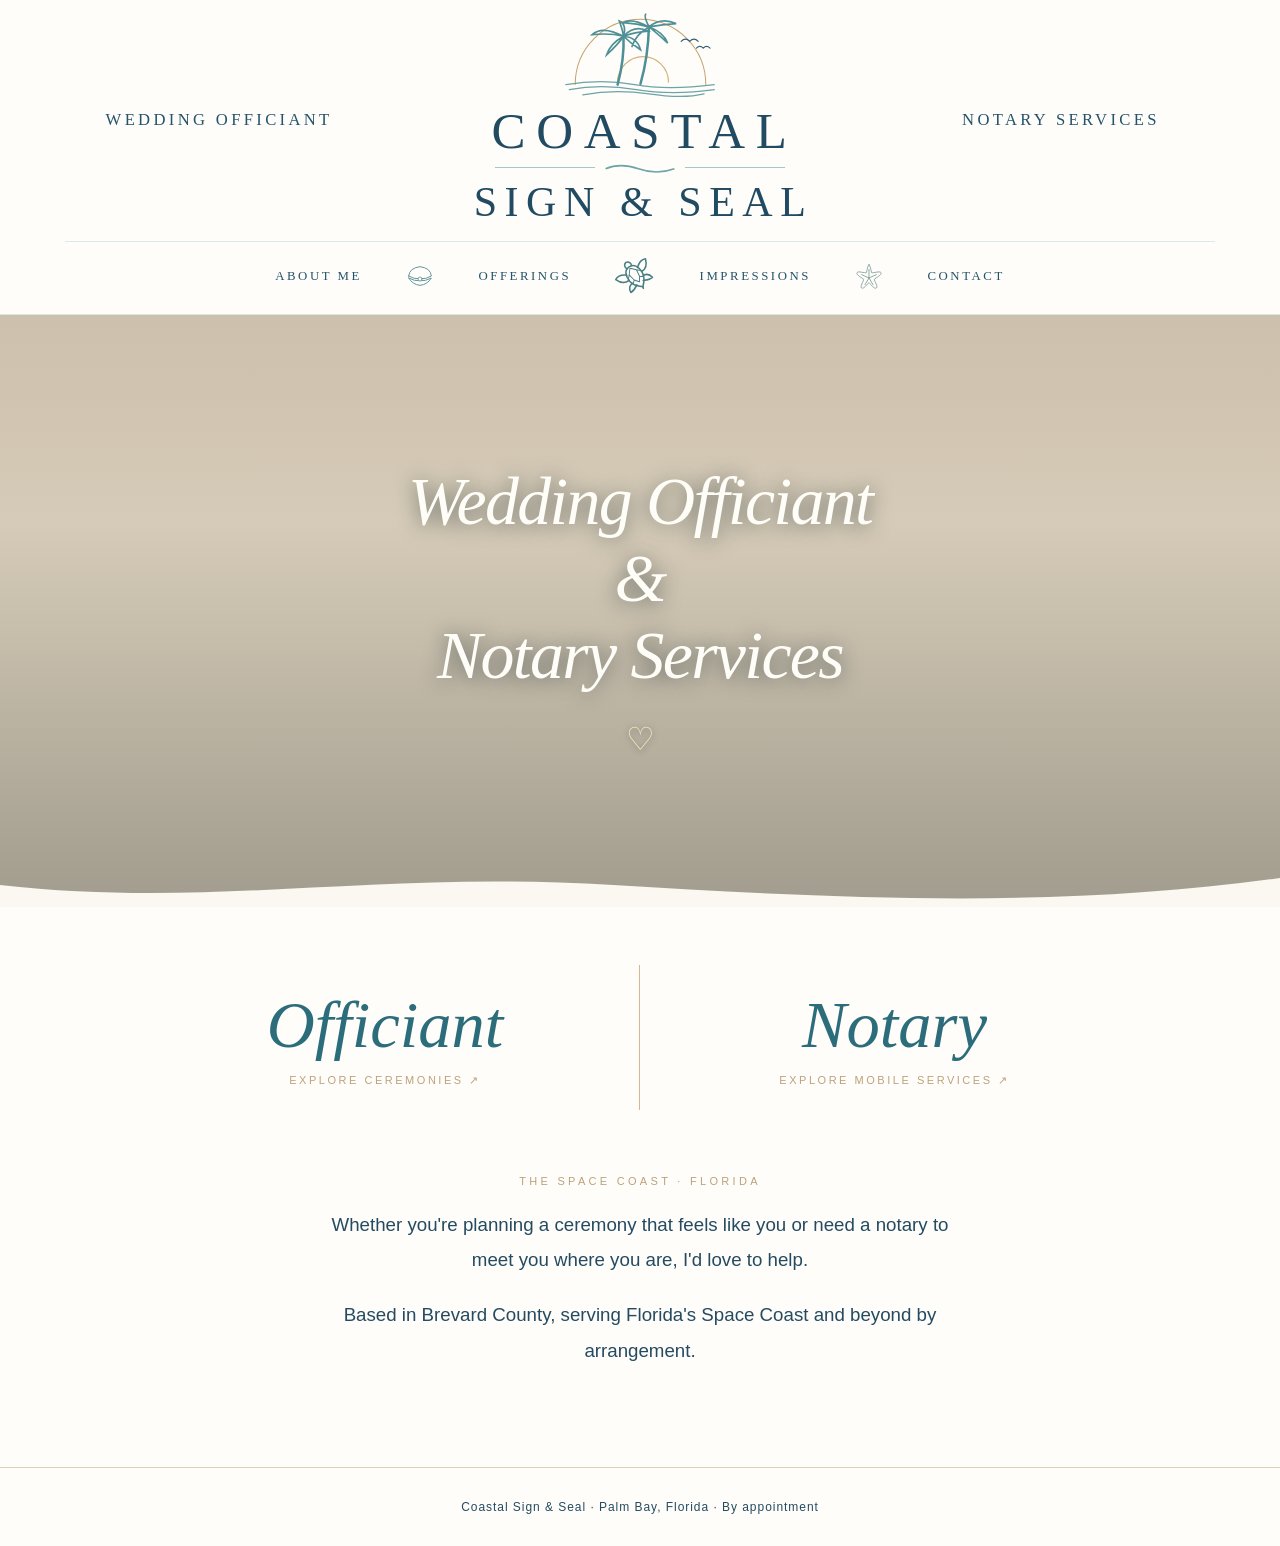
<file: index.html>
<!doctype html><html lang="en"><head><meta charset="utf-8"><meta name="viewport" content="width=device-width,initial-scale=1"><meta name="apple-mobile-web-app-title" content="Coastal Sign & Seal"><meta name="application-name" content="Coastal Sign & Seal"><link rel="apple-touch-icon" sizes="180x180" href="/apple-touch-icon.png"><meta name="description" content="Coastal Sign & Seal offers welcoming wedding ceremonies and mobile notary services in Brevard County, Florida."><title>Coastal Sign & Seal | Wedding Officiant & Mobile Notary</title><link rel="stylesheet" href="assets/site.css"></head><body><header class="site-header redesigned-header"><div class="header-top"><a class="service-side" href="weddings.html">Wedding Officiant</a><a class="brand" href="index.html" aria-label="Coastal Sign and Seal home"><svg class="logo-art" viewBox="0 0 230 100" role="img" aria-label="Palm trees, birds, sunrise and ocean waves"><g fill="none" stroke-linecap="round"><path d="M38 79A77 77 0 0 1 192 79" stroke="#c5a26d" stroke-width="1.2"/><path d="M88 76A30 30 0 0 1 148 76" stroke="#d3b07a" stroke-width="1.4"/><path d="M27 79Q69 72 108 79T202 79M31 85Q68 78 110 85T202 85M47 91Q85 84 125 90T190 90" stroke="#6ba5a8" stroke-width="1.5"/><path d="M88 79Q96 50 95 21M115 78Q124 47 125 10" stroke="#4f9097" stroke-width="3"/><path d="M95 22Q70 9 58 20Q80 18 95 22M95 22Q79 31 75 44Q90 30 95 22M95 22Q99 8 90 4Q94 15 95 22M95 22Q108 8 124 16Q108 17 95 22M95 22Q111 23 115 38Q103 30 95 22M125 11Q104 0 95 6Q111 7 125 11M125 11Q139 -1 157 7Q141 8 125 11M125 11Q142 17 147 30Q134 18 125 11M125 11Q119 -1 121 -4M125 11Q109 20 105 34" stroke="#4f9097" stroke-width="2"/><path d="M163 28q5 -5 10 0q5 -5 10 0M181 36q4 -4 8 0q4 -4 8 0" stroke="#315f75" stroke-width="1.4"/></g></svg><span class="brand-coastal">COASTAL</span><span class="brand-wave" aria-hidden="true"><i></i><svg viewBox="0 0 90 14"><path d="M2 8Q20 0 43 8T88 8" fill="none" stroke="#6ba5a8" stroke-width="2"/></svg><i></i></span><span class="brand-sign">SIGN &amp; SEAL</span></a><a class="service-side" href="notary.html">Notary Services</a></div><nav class="header-bottom" aria-label="Main navigation"><a href="about.html">About Me</a><svg class="nav-sea-icon" viewBox="0 0 48 42" aria-hidden="true"><g fill="none" stroke="#65979b" stroke-width="1.5" stroke-linecap="round" stroke-linejoin="round"><path d="M7 21 Q8 9 24 7 Q40 9 41 21 Q33 26 24 25 Q15 26 7 21Z"/><path d="M7 24 Q13 34 24 35 Q35 34 41 24 Q32 29 24 28 Q16 29 7 24Z"/><circle cx="24" cy="25.5" r="3" fill="#fffdf9" stroke="#65979b" stroke-width="1.2"/></g></svg><a href="offerings.html">Offerings</a><svg class="nav-sea-icon nav-sea-turtle" viewBox="-4 1 80 72" aria-hidden="true"><g transform="rotate(-35 36 36)" fill="none" stroke="#497f84" stroke-width="2.8" stroke-linecap="round" stroke-linejoin="round"><path d="M36 17 C46 17 51 26 50 39 C49 49 42 56 36 61 C30 56 23 49 22 39 C21 26 26 17 36 17Z"/><path d="M31 18 C29 14 30 8 36 7 C42 8 43 14 41 18"/><path d="M24 27 C16 20 9 19 3 22 C7 33 14 38 22 37"/><path d="M48 27 C56 20 63 19 69 22 C65 33 58 38 50 37"/><path d="M24 45 C17 45 13 50 12 57 C19 58 25 54 29 52"/><path d="M48 45 C55 45 59 50 60 57 C53 58 47 54 43 52"/><path d="M36 61 L35 64"/><path d="M36 20 L28 29 L30 42 L36 50 L42 42 L44 29Z M28 29 L22 35 M44 29 L50 35 M30 42 L25 46 M42 42 L47 46" stroke-width="1.7"/></g></svg><a href="impressions.html">Impressions</a><svg class="nav-sea-icon" viewBox="0 0 48 42" aria-hidden="true"><g fill="none" stroke="#7b9b9d" stroke-width="1.25" stroke-linecap="round" stroke-linejoin="round"><path d="M24 4C26 4 27 14 28 16C31 17 40 13 42 16C44 19 34 24 32 26C32 29 38 37 35 39C32 41 26 33 24 31C21 33 16 41 13 39C10 37 16 29 16 26C14 24 4 19 6 16C8 13 17 17 20 16C21 14 22 4 24 4Z"/><path d="M24 11L24 24M13 19L24 24M35 19L24 24M18 34L24 24M30 34L24 24"/></g></svg><a href="contact.html">Contact</a></nav></header><main><section class="hero" aria-label="Florida beach"><h1>Wedding Officiant<br>&amp;<br>Notary Services</h1><div class="flourish" aria-hidden="true">♡</div></section><div class="wave-divider" aria-hidden="true"><svg viewBox="0 0 1440 42" preserveAspectRatio="none"><path fill="#fbf8f1" d="M0 20C240 44 420 5 690 20S1200 43 1440 13V42H0Z"/></svg></div><section class="choices" aria-label="Explore our services"><a class="choice" href="weddings.html"><span>Officiant</span><small>Explore ceremonies ↗</small></a><a class="choice" href="notary.html"><span>Notary</span><small>Explore mobile services ↗</small></a></section><section class="intro"><div class="eyebrow">The Space Coast · Florida</div><p>Whether you're planning a ceremony that feels like you or need a notary to meet you where you are, I'd love to help.</p><p>Based in Brevard County, serving Florida's Space Coast and beyond by arrangement.</p></section></main><footer>Coastal Sign &amp; Seal · Palm Bay, Florida · By appointment</footer></body></html>
</file>
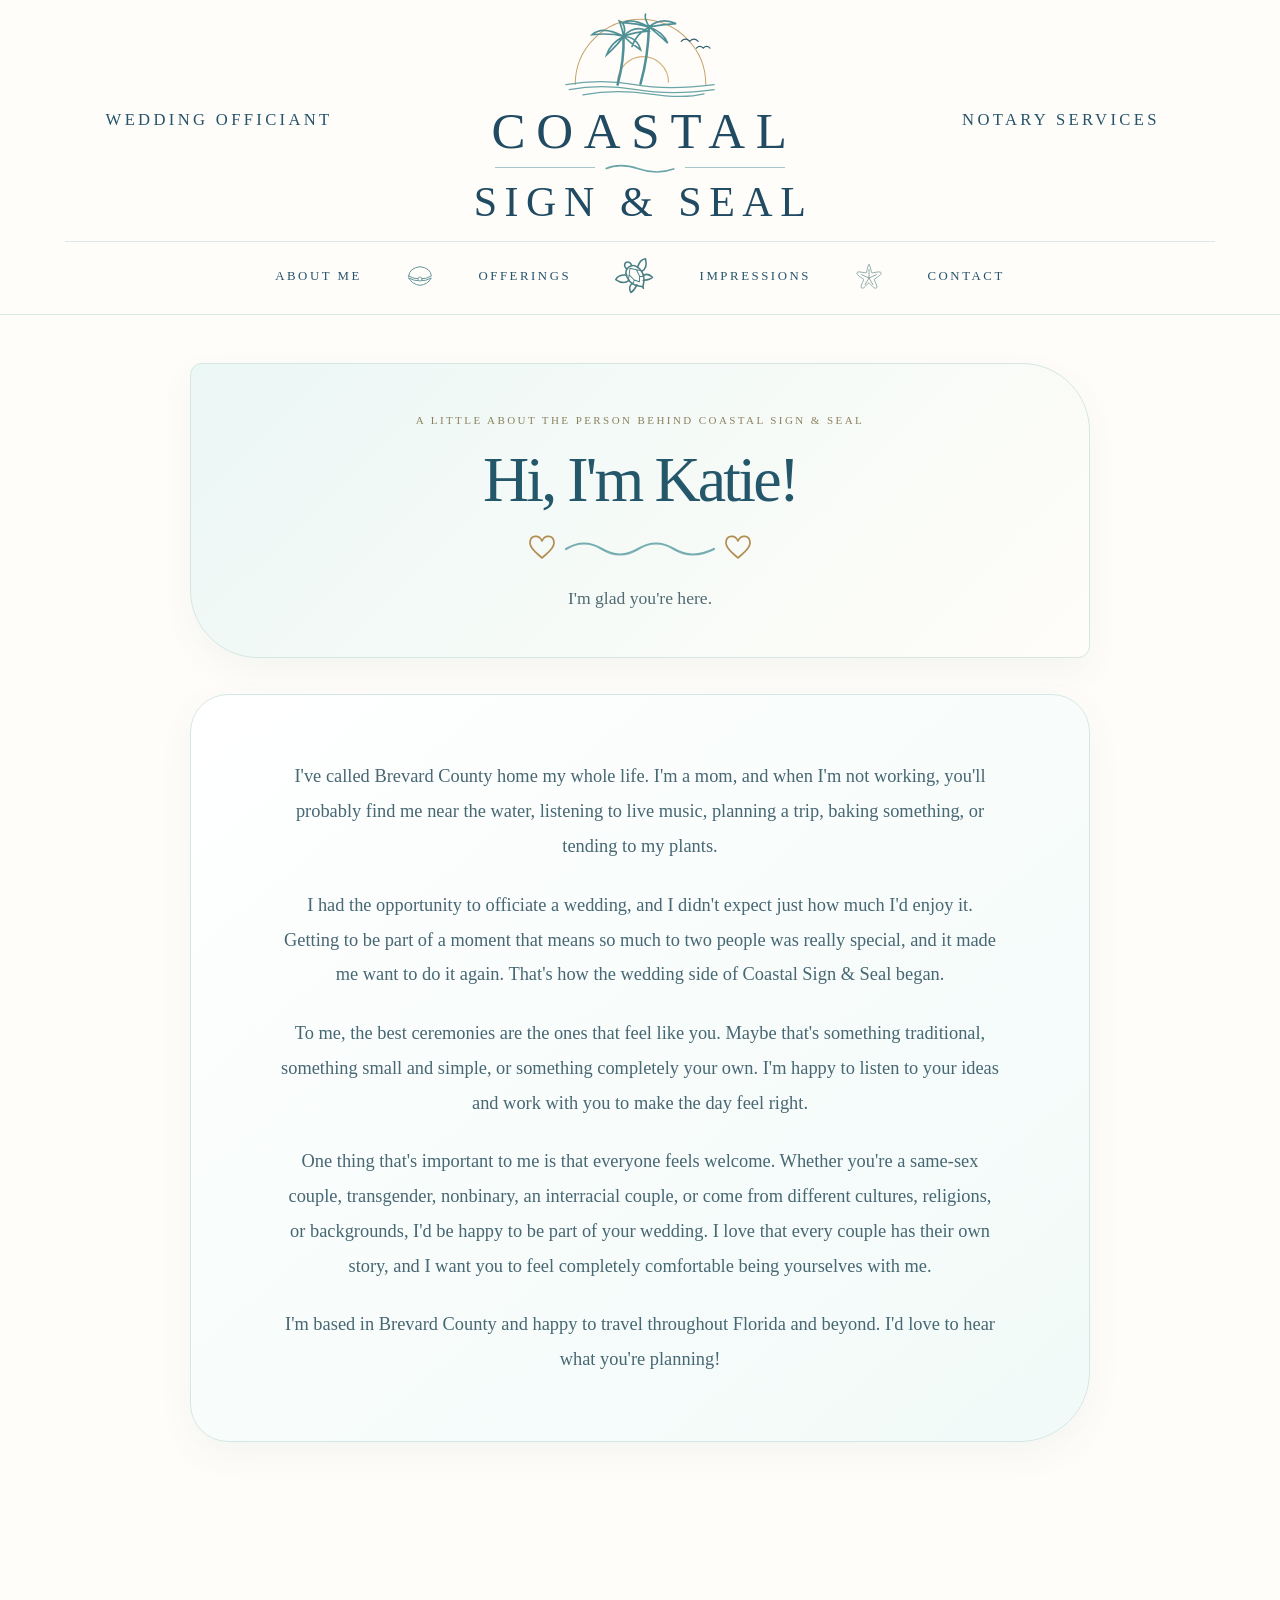
<file: about.html>
<!doctype html><html lang="en"><head><meta charset="utf-8"><meta name="viewport" content="width=device-width,initial-scale=1"><meta name="apple-mobile-web-app-title" content="Coastal Sign & Seal"><meta name="application-name" content="Coastal Sign & Seal"><link rel="apple-touch-icon" sizes="180x180" href="/apple-touch-icon.png"><title>About Me | Coastal Sign & Seal</title><link rel="stylesheet" href="assets/site.css"></head><body><header class="site-header redesigned-header"><div class="header-top"><a class="service-side" href="weddings.html">Wedding Officiant</a><a class="brand" href="index.html" aria-label="Coastal Sign and Seal home"><svg class="logo-art" viewBox="0 0 230 100" role="img" aria-label="Palm trees, birds, sunrise and ocean waves"><g fill="none" stroke-linecap="round"><path d="M38 79A77 77 0 0 1 192 79" stroke="#c5a26d" stroke-width="1.2"/><path d="M88 76A30 30 0 0 1 148 76" stroke="#d3b07a" stroke-width="1.4"/><path d="M27 79Q69 72 108 79T202 79M31 85Q68 78 110 85T202 85M47 91Q85 84 125 90T190 90" stroke="#6ba5a8" stroke-width="1.5"/><path d="M88 79Q96 50 95 21M115 78Q124 47 125 10" stroke="#4f9097" stroke-width="3"/><path d="M95 22Q70 9 58 20Q80 18 95 22M95 22Q79 31 75 44Q90 30 95 22M95 22Q99 8 90 4Q94 15 95 22M95 22Q108 8 124 16Q108 17 95 22M95 22Q111 23 115 38Q103 30 95 22M125 11Q104 0 95 6Q111 7 125 11M125 11Q139 -1 157 7Q141 8 125 11M125 11Q142 17 147 30Q134 18 125 11M125 11Q119 -1 121 -4M125 11Q109 20 105 34" stroke="#4f9097" stroke-width="2"/><path d="M163 28q5 -5 10 0q5 -5 10 0M181 36q4 -4 8 0q4 -4 8 0" stroke="#315f75" stroke-width="1.4"/></g></svg><span class="brand-coastal">COASTAL</span><span class="brand-wave" aria-hidden="true"><i></i><svg viewBox="0 0 90 14"><path d="M2 8Q20 0 43 8T88 8" fill="none" stroke="#6ba5a8" stroke-width="2"/></svg><i></i></span><span class="brand-sign">SIGN &amp; SEAL</span></a><a class="service-side" href="notary.html">Notary Services</a></div><nav class="header-bottom" aria-label="Main navigation"><a href="about.html">About Me</a><svg class="nav-sea-icon" viewBox="0 0 48 42" aria-hidden="true"><g fill="none" stroke="#65979b" stroke-width="1.5" stroke-linecap="round" stroke-linejoin="round"><path d="M7 21 Q8 9 24 7 Q40 9 41 21 Q33 26 24 25 Q15 26 7 21Z"/><path d="M7 24 Q13 34 24 35 Q35 34 41 24 Q32 29 24 28 Q16 29 7 24Z"/><circle cx="24" cy="25.5" r="3" fill="#fffdf9" stroke="#65979b" stroke-width="1.2"/></g></svg><a href="offerings.html">Offerings</a><svg class="nav-sea-icon nav-sea-turtle" viewBox="-4 1 80 72" aria-hidden="true"><g transform="rotate(-35 36 36)" fill="none" stroke="#497f84" stroke-width="2.8" stroke-linecap="round" stroke-linejoin="round"><path d="M36 17 C46 17 51 26 50 39 C49 49 42 56 36 61 C30 56 23 49 22 39 C21 26 26 17 36 17Z"/><path d="M31 18 C29 14 30 8 36 7 C42 8 43 14 41 18"/><path d="M24 27 C16 20 9 19 3 22 C7 33 14 38 22 37"/><path d="M48 27 C56 20 63 19 69 22 C65 33 58 38 50 37"/><path d="M24 45 C17 45 13 50 12 57 C19 58 25 54 29 52"/><path d="M48 45 C55 45 59 50 60 57 C53 58 47 54 43 52"/><path d="M36 61 L35 64"/><path d="M36 20 L28 29 L30 42 L36 50 L42 42 L44 29Z M28 29 L22 35 M44 29 L50 35 M30 42 L25 46 M42 42 L47 46" stroke-width="1.7"/></g></svg><a href="impressions.html">Impressions</a><svg class="nav-sea-icon" viewBox="0 0 48 42" aria-hidden="true"><g fill="none" stroke="#7b9b9d" stroke-width="1.25" stroke-linecap="round" stroke-linejoin="round"><path d="M24 4C26 4 27 14 28 16C31 17 40 13 42 16C44 19 34 24 32 26C32 29 38 37 35 39C32 41 26 33 24 31C21 33 16 41 13 39C10 37 16 29 16 26C14 24 4 19 6 16C8 13 17 17 20 16C21 14 22 4 24 4Z"/><path d="M24 11L24 24M13 19L24 24M35 19L24 24M18 34L24 24M30 34L24 24"/></g></svg><a href="contact.html">Contact</a></nav></header><main class="page about-page"><section class="service-lead about-lead"><div class="eyebrow">A little about the person behind Coastal Sign &amp; Seal</div><h1>Hi, I'm Katie!</h1><p>I'm glad you're here.</p></section><section class="about-bubble"><p>I've called Brevard County home my whole life. I'm a mom, and when I'm not working, you'll probably find me near the water, listening to live music, planning a trip, baking something, or tending to my plants.</p><p>I had the opportunity to officiate a wedding, and I didn't expect just how much I'd enjoy it. Getting to be part of a moment that means so much to two people was really special, and it made me want to do it again. That's how the wedding side of Coastal Sign &amp; Seal began.</p><p>To me, the best ceremonies are the ones that feel like you. Maybe that's something traditional, something small and simple, or something completely your own. I'm happy to listen to your ideas and work with you to make the day feel right.</p><p>One thing that's important to me is that everyone feels welcome. Whether you're a same-sex couple, transgender, nonbinary, an interracial couple, or come from different cultures, religions, or backgrounds, I'd be happy to be part of your wedding. I love that every couple has their own story, and I want you to feel completely comfortable being yourselves with me.</p><p>I'm based in Brevard County and happy to travel throughout Florida and beyond. I'd love to hear what you're planning!</p></section></main></body></html>
</file>
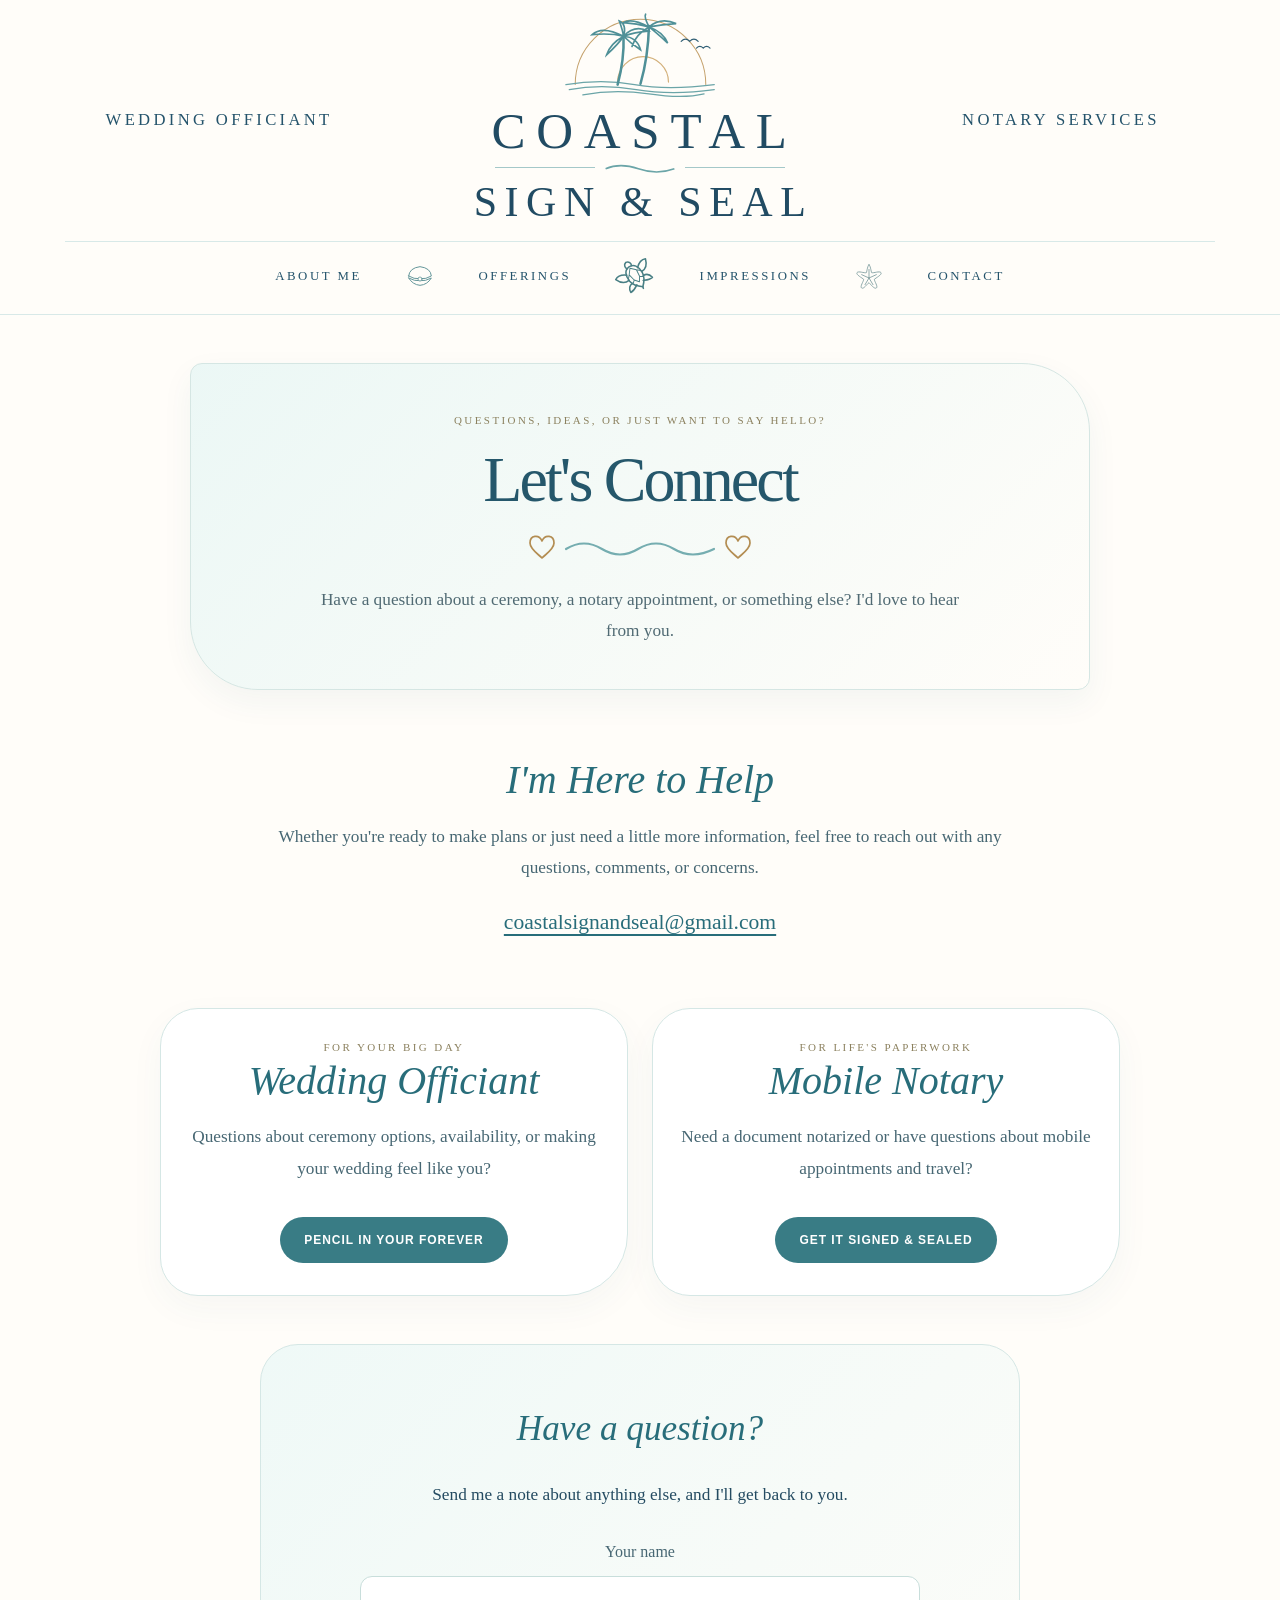
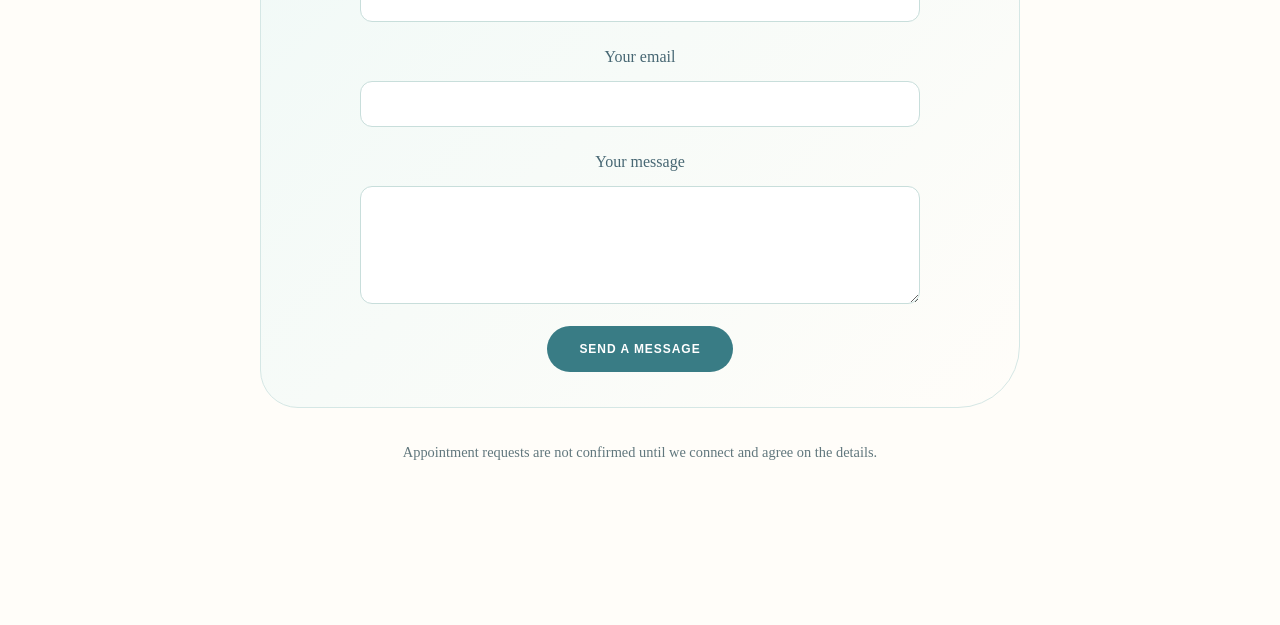
<file: contact.html>
<!doctype html><html lang="en"><head><meta charset="utf-8"><meta name="viewport" content="width=device-width,initial-scale=1"><meta name="apple-mobile-web-app-title" content="Coastal Sign & Seal"><meta name="application-name" content="Coastal Sign & Seal"><link rel="apple-touch-icon" sizes="180x180" href="/apple-touch-icon.png"><title>Contact | Coastal Sign & Seal</title><link rel="stylesheet" href="assets/site.css"></head><body><header class="site-header redesigned-header"><div class="header-top"><a class="service-side" href="weddings.html">Wedding Officiant</a><a class="brand" href="index.html" aria-label="Coastal Sign and Seal home"><svg class="logo-art" viewBox="0 0 230 100" role="img" aria-label="Palm trees, birds, sunrise and ocean waves"><g fill="none" stroke-linecap="round"><path d="M38 79A77 77 0 0 1 192 79" stroke="#c5a26d" stroke-width="1.2"/><path d="M88 76A30 30 0 0 1 148 76" stroke="#d3b07a" stroke-width="1.4"/><path d="M27 79Q69 72 108 79T202 79M31 85Q68 78 110 85T202 85M47 91Q85 84 125 90T190 90" stroke="#6ba5a8" stroke-width="1.5"/><path d="M88 79Q96 50 95 21M115 78Q124 47 125 10" stroke="#4f9097" stroke-width="3"/><path d="M95 22Q70 9 58 20Q80 18 95 22M95 22Q79 31 75 44Q90 30 95 22M95 22Q99 8 90 4Q94 15 95 22M95 22Q108 8 124 16Q108 17 95 22M95 22Q111 23 115 38Q103 30 95 22M125 11Q104 0 95 6Q111 7 125 11M125 11Q139 -1 157 7Q141 8 125 11M125 11Q142 17 147 30Q134 18 125 11M125 11Q119 -1 121 -4M125 11Q109 20 105 34" stroke="#4f9097" stroke-width="2"/><path d="M163 28q5 -5 10 0q5 -5 10 0M181 36q4 -4 8 0q4 -4 8 0" stroke="#315f75" stroke-width="1.4"/></g></svg><span class="brand-coastal">COASTAL</span><span class="brand-wave" aria-hidden="true"><i></i><svg viewBox="0 0 90 14"><path d="M2 8Q20 0 43 8T88 8" fill="none" stroke="#6ba5a8" stroke-width="2"/></svg><i></i></span><span class="brand-sign">SIGN &amp; SEAL</span></a><a class="service-side" href="notary.html">Notary Services</a></div><nav class="header-bottom" aria-label="Main navigation"><a href="about.html">About Me</a><svg class="nav-sea-icon" viewBox="0 0 48 42" aria-hidden="true"><g fill="none" stroke="#65979b" stroke-width="1.5" stroke-linecap="round" stroke-linejoin="round"><path d="M7 21 Q8 9 24 7 Q40 9 41 21 Q33 26 24 25 Q15 26 7 21Z"/><path d="M7 24 Q13 34 24 35 Q35 34 41 24 Q32 29 24 28 Q16 29 7 24Z"/><circle cx="24" cy="25.5" r="3" fill="#fffdf9" stroke="#65979b" stroke-width="1.2"/></g></svg><a href="offerings.html">Offerings</a><svg class="nav-sea-icon nav-sea-turtle" viewBox="-4 1 80 72" aria-hidden="true"><g transform="rotate(-35 36 36)" fill="none" stroke="#497f84" stroke-width="2.8" stroke-linecap="round" stroke-linejoin="round"><path d="M36 17 C46 17 51 26 50 39 C49 49 42 56 36 61 C30 56 23 49 22 39 C21 26 26 17 36 17Z"/><path d="M31 18 C29 14 30 8 36 7 C42 8 43 14 41 18"/><path d="M24 27 C16 20 9 19 3 22 C7 33 14 38 22 37"/><path d="M48 27 C56 20 63 19 69 22 C65 33 58 38 50 37"/><path d="M24 45 C17 45 13 50 12 57 C19 58 25 54 29 52"/><path d="M48 45 C55 45 59 50 60 57 C53 58 47 54 43 52"/><path d="M36 61 L35 64"/><path d="M36 20 L28 29 L30 42 L36 50 L42 42 L44 29Z M28 29 L22 35 M44 29 L50 35 M30 42 L25 46 M42 42 L47 46" stroke-width="1.7"/></g></svg><a href="impressions.html">Impressions</a><svg class="nav-sea-icon" viewBox="0 0 48 42" aria-hidden="true"><g fill="none" stroke="#7b9b9d" stroke-width="1.25" stroke-linecap="round" stroke-linejoin="round"><path d="M24 4C26 4 27 14 28 16C31 17 40 13 42 16C44 19 34 24 32 26C32 29 38 37 35 39C32 41 26 33 24 31C21 33 16 41 13 39C10 37 16 29 16 26C14 24 4 19 6 16C8 13 17 17 20 16C21 14 22 4 24 4Z"/><path d="M24 11L24 24M13 19L24 24M35 19L24 24M18 34L24 24M30 34L24 24"/></g></svg><a href="contact.html">Contact</a></nav></header><main class="page contact-page"><section class="service-lead contact-lead"><div class="eyebrow">Questions, ideas, or just want to say hello?</div><h1>Let's Connect</h1><p>Have a question about a ceremony, a notary appointment, or something else? I'd love to hear from you.</p></section><section class="contact-details" aria-label="Get in touch"><h2>I'm Here to Help</h2><p>Whether you're ready to make plans or just need a little more information, feel free to reach out with any questions, comments, or concerns.</p><a class="contact-email" href="mailto:coastalsignandseal@gmail.com">coastalsignandseal@gmail.com</a></section><section class="contact-choices" aria-label="Choose your service"><article class="contact-choice"><div class="eyebrow">For your big day</div><h2>Wedding Officiant</h2><p>Questions about ceremony options, availability, or making your wedding feel like you?</p><a class="button" href="wedding-request.html">Pencil In Your Forever</a></article><article class="contact-choice"><div class="eyebrow">For life's paperwork</div><h2>Mobile Notary</h2><p>Need a document notarized or have questions about mobile appointments and travel?</p><a class="button" href="notary-request.html">Get It Signed &amp; Sealed</a></article></section><section class="contact-general"><h2>Have a question?</h2><p>Send me a note about anything else, and I'll get back to you.</p><form action="https://api.web3forms.com/submit" method="POST"><input type="hidden" name="access_key" value="ad6e6630-17e0-43f6-a3be-3f89b26656c6"><input type="hidden" name="subject" value="Coastal Sign &amp; Seal - General inquiry"><label for="general-name">Your name</label><input id="general-name" name="name" required autocomplete="name"><label for="general-email">Your email</label><input id="general-email" name="email" type="email" required autocomplete="email"><label for="general-message">Your message</label><textarea id="general-message" name="message" rows="5" maxlength="1500" required></textarea><button type="submit" class="button">Send a Message</button></form></section><p class="contact-fineprint">Appointment requests are not confirmed until we connect and agree on the details. </p></main></body></html>
</file>
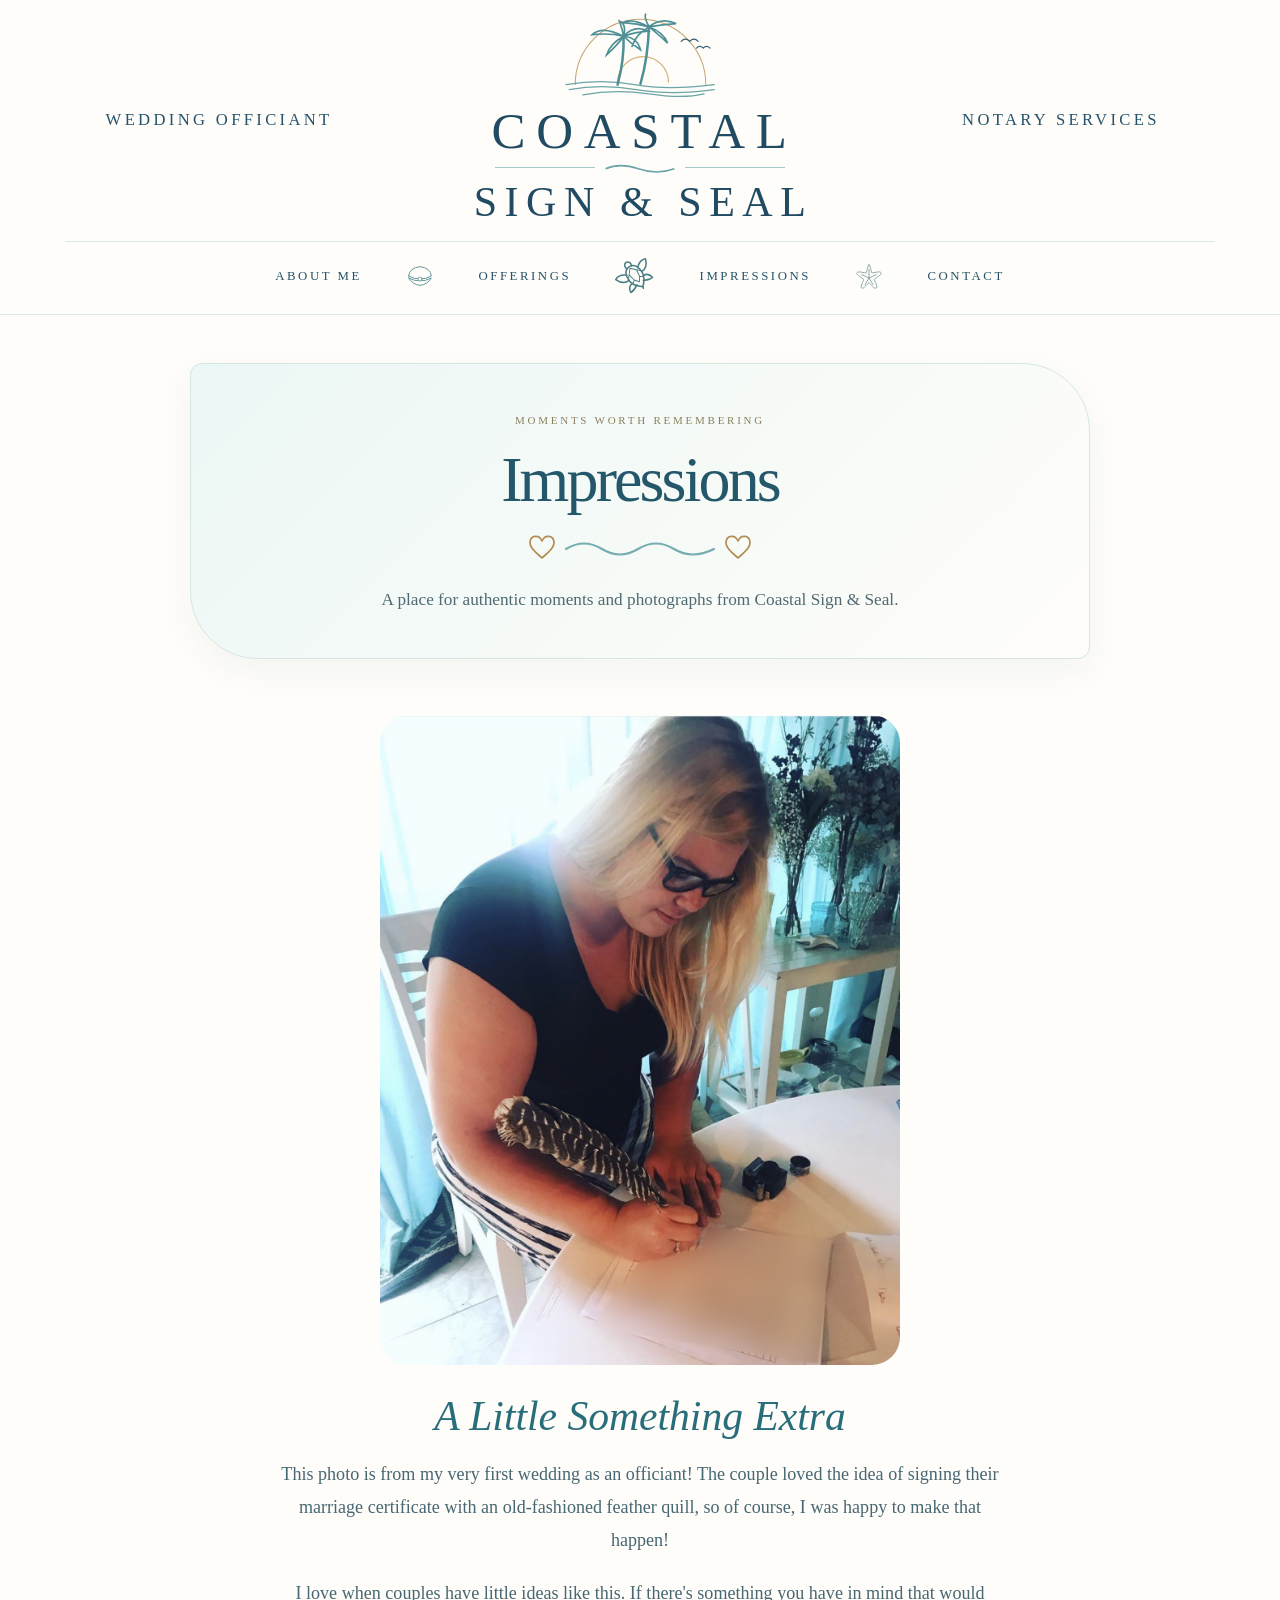
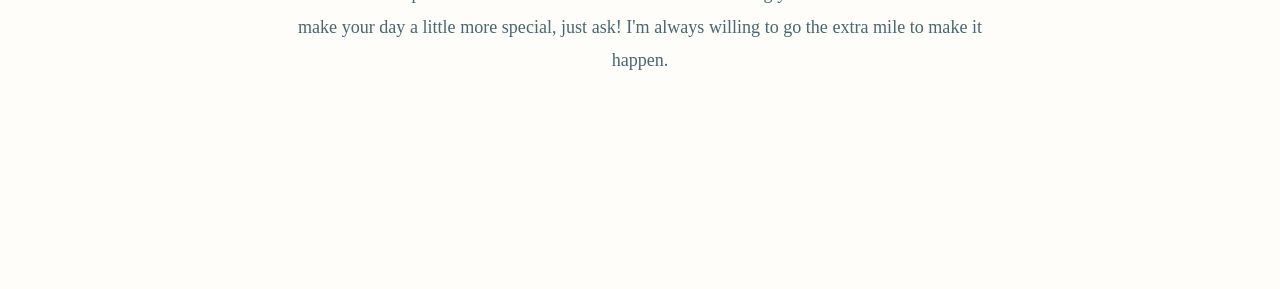
<file: impressions.html>
<!doctype html><html lang="en"><head><meta charset="utf-8"><meta name="viewport" content="width=device-width,initial-scale=1"><meta name="apple-mobile-web-app-title" content="Coastal Sign & Seal"><meta name="application-name" content="Coastal Sign & Seal"><link rel="apple-touch-icon" sizes="180x180" href="/apple-touch-icon.png"><title>Impressions | Coastal Sign & Seal</title><link rel="stylesheet" href="assets/site.css"></head><body><header class="site-header redesigned-header"><div class="header-top"><a class="service-side" href="weddings.html">Wedding Officiant</a><a class="brand" href="index.html" aria-label="Coastal Sign and Seal home"><svg class="logo-art" viewBox="0 0 230 100" role="img" aria-label="Palm trees, birds, sunrise and ocean waves"><g fill="none" stroke-linecap="round"><path d="M38 79A77 77 0 0 1 192 79" stroke="#c5a26d" stroke-width="1.2"/><path d="M88 76A30 30 0 0 1 148 76" stroke="#d3b07a" stroke-width="1.4"/><path d="M27 79Q69 72 108 79T202 79M31 85Q68 78 110 85T202 85M47 91Q85 84 125 90T190 90" stroke="#6ba5a8" stroke-width="1.5"/><path d="M88 79Q96 50 95 21M115 78Q124 47 125 10" stroke="#4f9097" stroke-width="3"/><path d="M95 22Q70 9 58 20Q80 18 95 22M95 22Q79 31 75 44Q90 30 95 22M95 22Q99 8 90 4Q94 15 95 22M95 22Q108 8 124 16Q108 17 95 22M95 22Q111 23 115 38Q103 30 95 22M125 11Q104 0 95 6Q111 7 125 11M125 11Q139 -1 157 7Q141 8 125 11M125 11Q142 17 147 30Q134 18 125 11M125 11Q119 -1 121 -4M125 11Q109 20 105 34" stroke="#4f9097" stroke-width="2"/><path d="M163 28q5 -5 10 0q5 -5 10 0M181 36q4 -4 8 0q4 -4 8 0" stroke="#315f75" stroke-width="1.4"/></g></svg><span class="brand-coastal">COASTAL</span><span class="brand-wave" aria-hidden="true"><i></i><svg viewBox="0 0 90 14"><path d="M2 8Q20 0 43 8T88 8" fill="none" stroke="#6ba5a8" stroke-width="2"/></svg><i></i></span><span class="brand-sign">SIGN &amp; SEAL</span></a><a class="service-side" href="notary.html">Notary Services</a></div><nav class="header-bottom" aria-label="Main navigation"><a href="about.html">About Me</a><svg class="nav-sea-icon" viewBox="0 0 48 42" aria-hidden="true"><g fill="none" stroke="#65979b" stroke-width="1.5" stroke-linecap="round" stroke-linejoin="round"><path d="M7 21 Q8 9 24 7 Q40 9 41 21 Q33 26 24 25 Q15 26 7 21Z"/><path d="M7 24 Q13 34 24 35 Q35 34 41 24 Q32 29 24 28 Q16 29 7 24Z"/><circle cx="24" cy="25.5" r="3" fill="#fffdf9" stroke="#65979b" stroke-width="1.2"/></g></svg><a href="offerings.html">Offerings</a><svg class="nav-sea-icon nav-sea-turtle" viewBox="-4 1 80 72" aria-hidden="true"><g transform="rotate(-35 36 36)" fill="none" stroke="#497f84" stroke-width="2.8" stroke-linecap="round" stroke-linejoin="round"><path d="M36 17 C46 17 51 26 50 39 C49 49 42 56 36 61 C30 56 23 49 22 39 C21 26 26 17 36 17Z"/><path d="M31 18 C29 14 30 8 36 7 C42 8 43 14 41 18"/><path d="M24 27 C16 20 9 19 3 22 C7 33 14 38 22 37"/><path d="M48 27 C56 20 63 19 69 22 C65 33 58 38 50 37"/><path d="M24 45 C17 45 13 50 12 57 C19 58 25 54 29 52"/><path d="M48 45 C55 45 59 50 60 57 C53 58 47 54 43 52"/><path d="M36 61 L35 64"/><path d="M36 20 L28 29 L30 42 L36 50 L42 42 L44 29Z M28 29 L22 35 M44 29 L50 35 M30 42 L25 46 M42 42 L47 46" stroke-width="1.7"/></g></svg><a href="impressions.html">Impressions</a><svg class="nav-sea-icon" viewBox="0 0 48 42" aria-hidden="true"><g fill="none" stroke="#7b9b9d" stroke-width="1.25" stroke-linecap="round" stroke-linejoin="round"><path d="M24 4C26 4 27 14 28 16C31 17 40 13 42 16C44 19 34 24 32 26C32 29 38 37 35 39C32 41 26 33 24 31C21 33 16 41 13 39C10 37 16 29 16 26C14 24 4 19 6 16C8 13 17 17 20 16C21 14 22 4 24 4Z"/><path d="M24 11L24 24M13 19L24 24M35 19L24 24M18 34L24 24M30 34L24 24"/></g></svg><a href="contact.html">Contact</a></nav></header><main class="page impressions-page"><section class="service-lead impressions-lead"><div class="eyebrow">Moments worth remembering</div><h1>Impressions</h1><p>A place for authentic moments and photographs from Coastal Sign &amp; Seal.</p></section><section class="impression-story" aria-label="A Little Something Extra"><div class="impression-photo-slot"><img src="impressions_certificate_blurred.jpg" alt="A special feather-quill signing moment from my first wedding as an officiant" loading="lazy"></div><div class="impression-copy"><h2>A Little Something Extra</h2><p>This photo is from my very first wedding as an officiant! The couple loved the idea of signing their marriage certificate with an old-fashioned feather quill, so of course, I was happy to make that happen!</p><p>I love when couples have little ideas like this. If there's something you have in mind that would make your day a little more special, just ask! I'm always willing to go the extra mile to make it happen.</p></div></section></main></body></html>
</file>
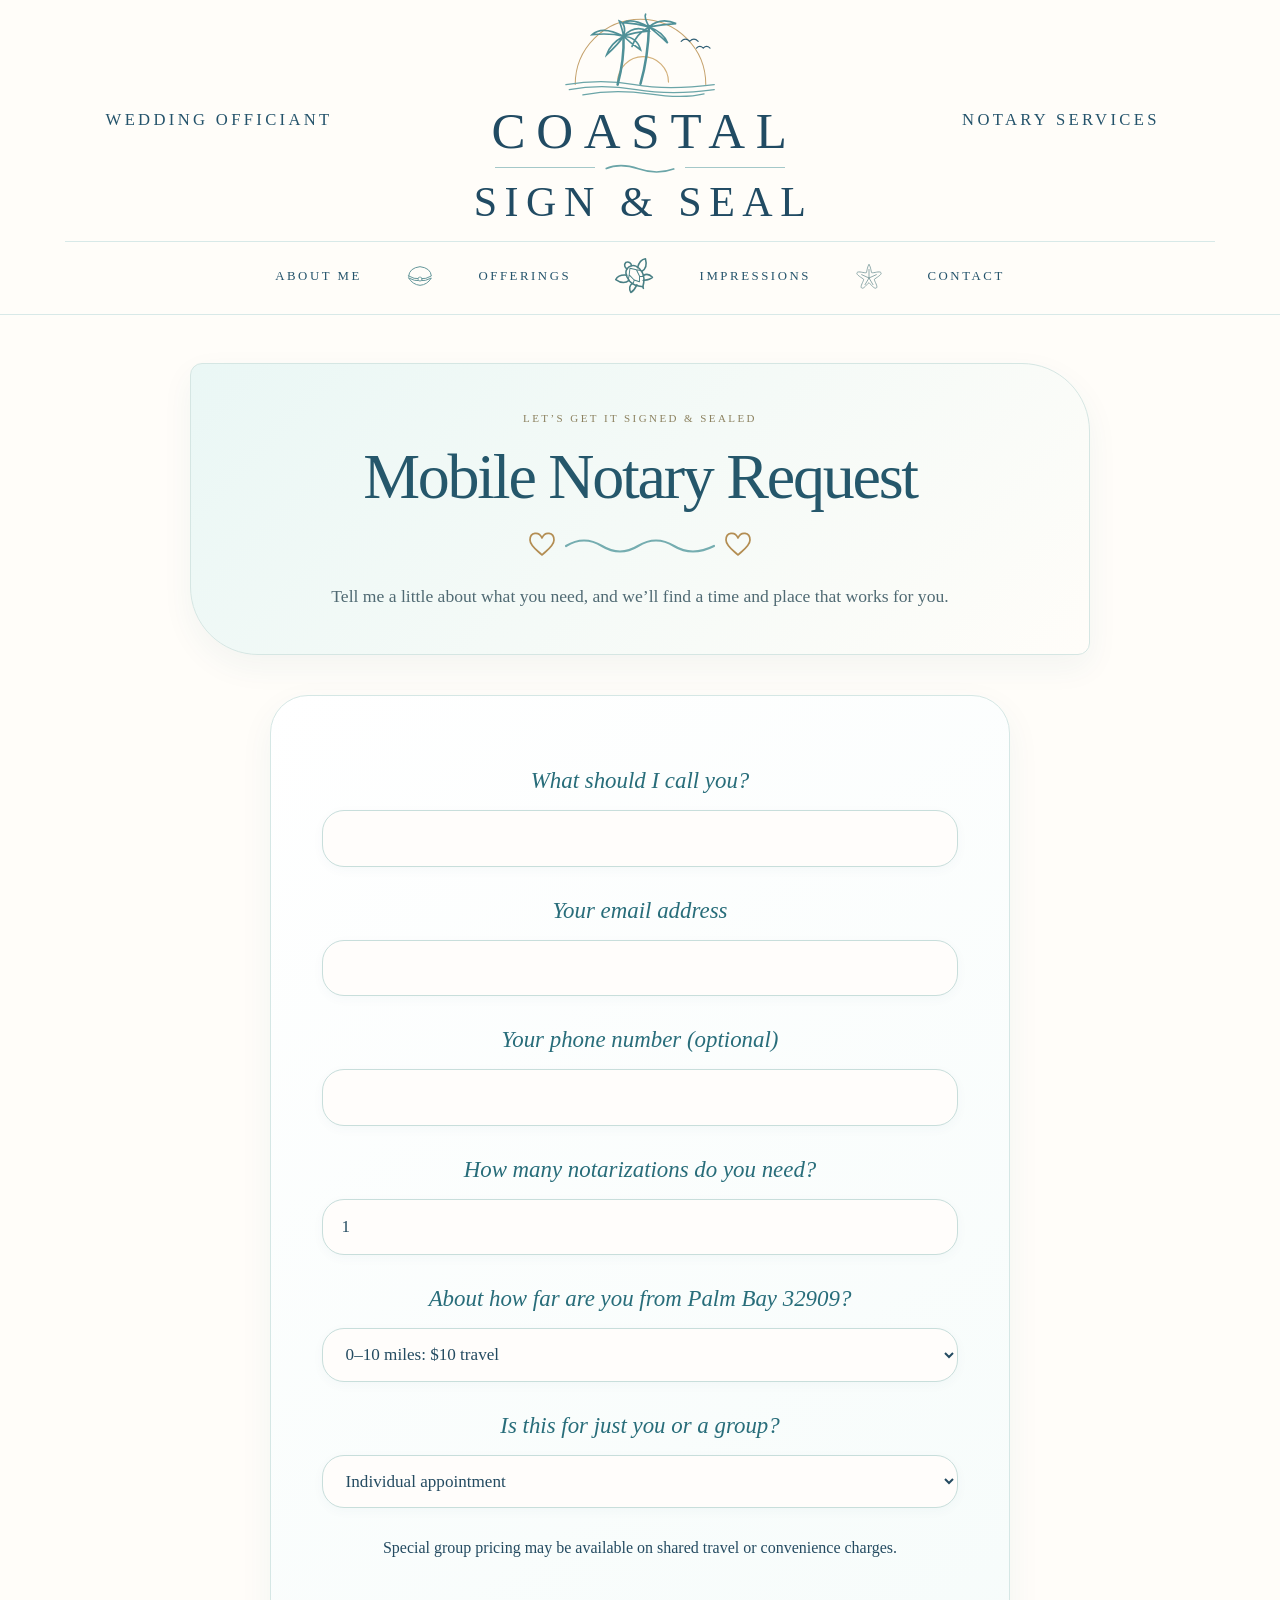
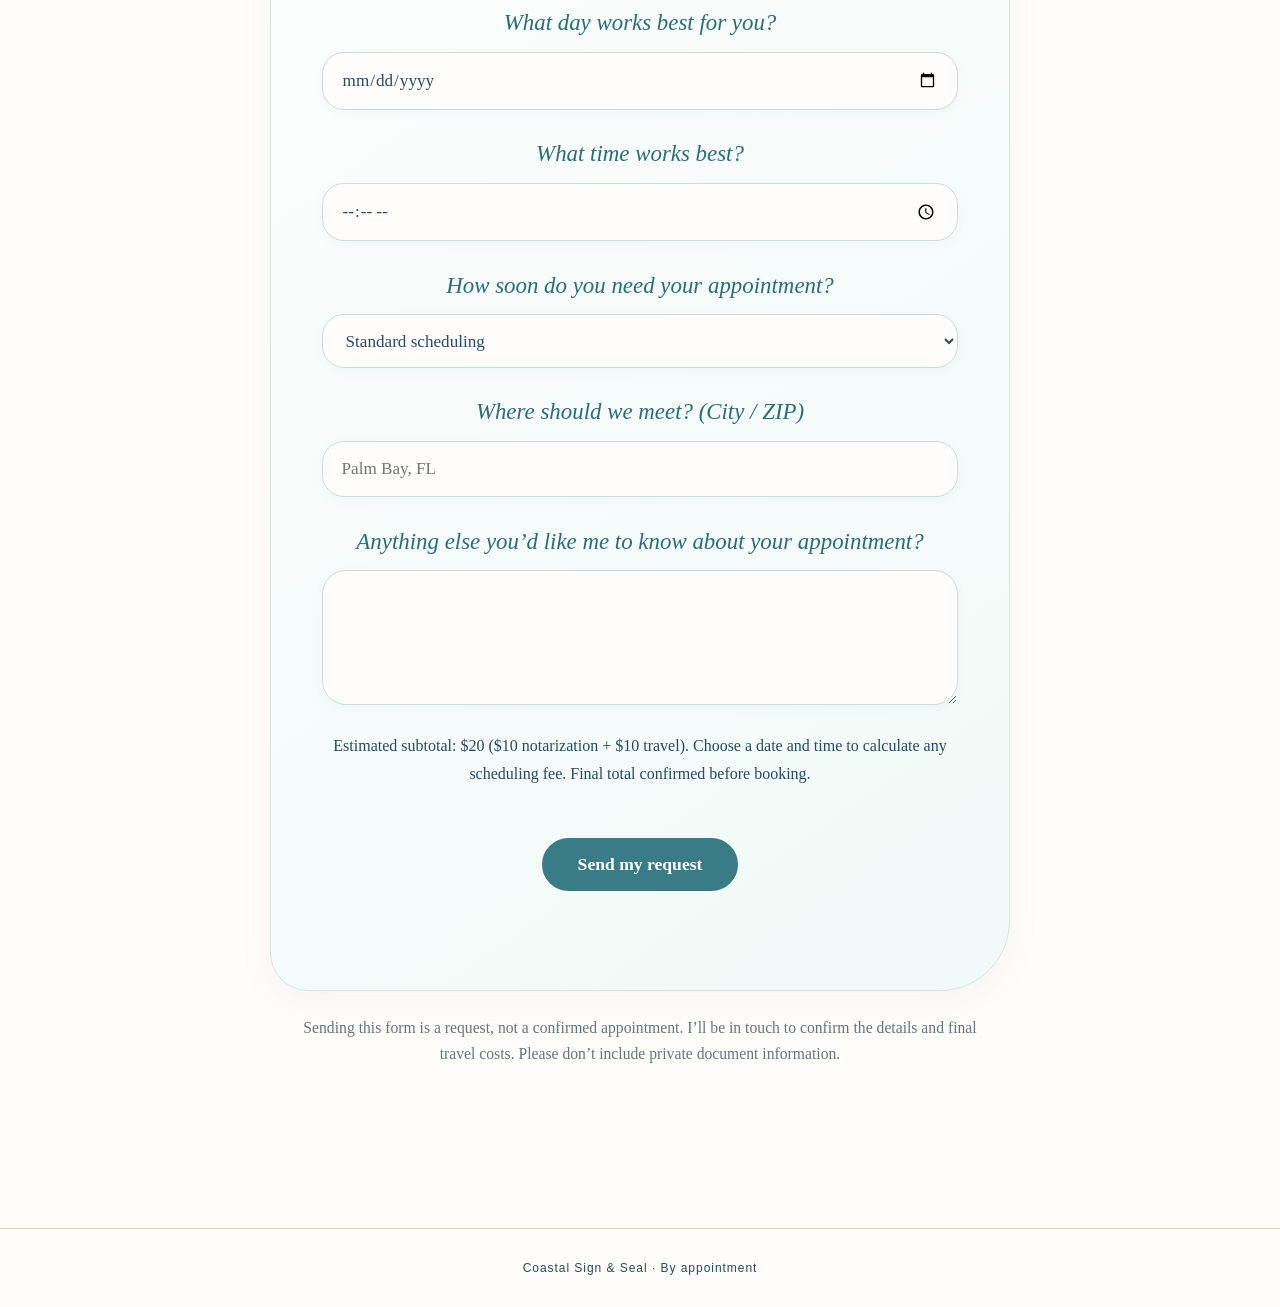
<file: notary-request.html>
<!doctype html><html lang="en"><head><meta charset="utf-8"><meta name="viewport" content="width=device-width,initial-scale=1"><meta name="apple-mobile-web-app-title" content="Coastal Sign & Seal"><meta name="application-name" content="Coastal Sign & Seal"><link rel="apple-touch-icon" sizes="180x180" href="/apple-touch-icon.png"><title>Plan an appointment | Coastal Sign & Seal</title><link rel="stylesheet" href="assets/site.css"></head><body><header class="site-header redesigned-header"><div class="header-top"><a class="service-side" href="weddings.html">Wedding Officiant</a><a class="brand" href="index.html" aria-label="Coastal Sign and Seal home"><svg class="logo-art" viewBox="0 0 230 100" role="img" aria-label="Palm trees, birds, sunrise and ocean waves"><g fill="none" stroke-linecap="round"><path d="M38 79A77 77 0 0 1 192 79" stroke="#c5a26d" stroke-width="1.2"/><path d="M88 76A30 30 0 0 1 148 76" stroke="#d3b07a" stroke-width="1.4"/><path d="M27 79Q69 72 108 79T202 79M31 85Q68 78 110 85T202 85M47 91Q85 84 125 90T190 90" stroke="#6ba5a8" stroke-width="1.5"/><path d="M88 79Q96 50 95 21M115 78Q124 47 125 10" stroke="#4f9097" stroke-width="3"/><path d="M95 22Q70 9 58 20Q80 18 95 22M95 22Q79 31 75 44Q90 30 95 22M95 22Q99 8 90 4Q94 15 95 22M95 22Q108 8 124 16Q108 17 95 22M95 22Q111 23 115 38Q103 30 95 22M125 11Q104 0 95 6Q111 7 125 11M125 11Q139 -1 157 7Q141 8 125 11M125 11Q142 17 147 30Q134 18 125 11M125 11Q119 -1 121 -4M125 11Q109 20 105 34" stroke="#4f9097" stroke-width="2"/><path d="M163 28q5 -5 10 0q5 -5 10 0M181 36q4 -4 8 0q4 -4 8 0" stroke="#315f75" stroke-width="1.4"/></g></svg><span class="brand-coastal">COASTAL</span><span class="brand-wave" aria-hidden="true"><i></i><svg viewBox="0 0 90 14"><path d="M2 8Q20 0 43 8T88 8" fill="none" stroke="#6ba5a8" stroke-width="2"/></svg><i></i></span><span class="brand-sign">SIGN &amp; SEAL</span></a><a class="service-side" href="notary.html">Notary Services</a></div><nav class="header-bottom" aria-label="Main navigation"><a href="about.html">About Me</a><svg class="nav-sea-icon" viewBox="0 0 48 42" aria-hidden="true"><g fill="none" stroke="#65979b" stroke-width="1.5" stroke-linecap="round" stroke-linejoin="round"><path d="M7 21 Q8 9 24 7 Q40 9 41 21 Q33 26 24 25 Q15 26 7 21Z"/><path d="M7 24 Q13 34 24 35 Q35 34 41 24 Q32 29 24 28 Q16 29 7 24Z"/><circle cx="24" cy="25.5" r="3" fill="#fffdf9" stroke="#65979b" stroke-width="1.2"/></g></svg><a href="offerings.html">Offerings</a><svg class="nav-sea-icon nav-sea-turtle" viewBox="-4 1 80 72" aria-hidden="true"><g transform="rotate(-35 36 36)" fill="none" stroke="#497f84" stroke-width="2.8" stroke-linecap="round" stroke-linejoin="round"><path d="M36 17 C46 17 51 26 50 39 C49 49 42 56 36 61 C30 56 23 49 22 39 C21 26 26 17 36 17Z"/><path d="M31 18 C29 14 30 8 36 7 C42 8 43 14 41 18"/><path d="M24 27 C16 20 9 19 3 22 C7 33 14 38 22 37"/><path d="M48 27 C56 20 63 19 69 22 C65 33 58 38 50 37"/><path d="M24 45 C17 45 13 50 12 57 C19 58 25 54 29 52"/><path d="M48 45 C55 45 59 50 60 57 C53 58 47 54 43 52"/><path d="M36 61 L35 64"/><path d="M36 20 L28 29 L30 42 L36 50 L42 42 L44 29Z M28 29 L22 35 M44 29 L50 35 M30 42 L25 46 M42 42 L47 46" stroke-width="1.7"/></g></svg><a href="impressions.html">Impressions</a><svg class="nav-sea-icon" viewBox="0 0 48 42" aria-hidden="true"><g fill="none" stroke="#7b9b9d" stroke-width="1.25" stroke-linecap="round" stroke-linejoin="round"><path d="M24 4C26 4 27 14 28 16C31 17 40 13 42 16C44 19 34 24 32 26C32 29 38 37 35 39C32 41 26 33 24 31C21 33 16 41 13 39C10 37 16 29 16 26C14 24 4 19 6 16C8 13 17 17 20 16C21 14 22 4 24 4Z"/><path d="M24 11L24 24M13 19L24 24M35 19L24 24M18 34L24 24M30 34L24 24"/></g></svg><a href="contact.html">Contact</a></nav></header><main class="page wedding-request-page notary-request-page"><section class="service-lead wedding-request-lead"><div class="eyebrow">Let’s get it signed &amp; sealed</div><h1>Mobile Notary Request</h1><p>Tell me a little about what you need, and we’ll find a time and place that works for you.</p></section><form id="request" action="https://api.web3forms.com/submit" method="POST"><input type="hidden" name="access_key" value="ad6e6630-17e0-43f6-a3be-3f89b26656c6"><input type="hidden" name="subject" value="Coastal Sign &amp; Seal - Notary request"><label for="client-name">What should I call you?</label><input id="client-name" name="name" autocomplete="name" required maxlength="120"><label for="client-email">Your email address</label><input id="client-email" name="email" type="email" autocomplete="email" required maxlength="180"><label for="client-phone">Your phone number (optional)</label><input id="client-phone" name="phone" type="tel" autocomplete="tel" maxlength="35"><label for="acts">How many notarizations do you need?</label><input id="acts" name="acts" type="number" min="1" max="30" value="1"><label for="miles">About how far are you from Palm Bay 32909?</label><select id="miles" name="miles"><option value="10">0–10 miles: $10 travel</option><option value="20">11–20 miles: $20 travel</option><option value="30">21–30 miles: $30 travel</option><option value="45">31–40 miles: $45 travel</option><option value="60">41–50 miles: $60 travel</option><option value="-1">Over 50 miles: custom quote</option></select><label for="group-size">Is this for just you or a group?</label><select id="group-size" name="group-size"><option>Individual appointment</option><option>Group of 5 or more at one location — ask about special pricing</option></select><p>Special group pricing may be available on shared travel or convenience charges.</p><label for="date">What day works best for you?</label><input id="date" name="date" type="date" required><label for="time">What time works best?</label><input id="time" name="time" type="time" required><label for="priority">How soon do you need your appointment?</label><select id="priority" name="priority"><option value="standard">Standard scheduling</option><option value="rush">Priority request — less than 4 hours from now (+$20 if applicable)</option></select><label for="location">Where should we meet? (City / ZIP)</label><input id="location" name="location" maxlength="120" required placeholder="Palm Bay, FL"><label for="notes">Anything else you’d like me to know about your appointment?</label><textarea id="notes" name="notes" rows="3" maxlength="700"></textarea><p id="estimate" aria-live="polite"></p><button type="submit">Send my request</button><p id="status" role="status"></p></form><p class="wedding-request-note">Sending this form is a request, not a confirmed appointment. I’ll be in touch to confirm the details and final travel costs. Please don’t include private document information.</p><dialog id="notary-confirmation" class="notary-confirmation" aria-labelledby="notary-confirmation-title"><h2 id="notary-confirmation-title">Your request has been sent!</h2><p>Thank you for reaching out! I’ll be in touch to confirm your appointment.</p><h3>A few things to remember before we meet</h3><ul><li><strong>Bring a valid, acceptable photo ID.</strong></li><li><strong>Bring your complete document.</strong> Do not sign anything that needs to be notarized until you are in front of the notary.</li><li>Everyone whose signature needs notarizing must be present with their own acceptable identification.</li><li>Your appointment is not confirmed until we’ve agreed on the time, location, and final cost.</li></ul><button type="button" id="notary-confirmation-close">Got it!</button></dialog></main><footer>Coastal Sign &amp; Seal · By appointment</footer><script>
(function(){
const form=document.getElementById('request');
const estimate=document.getElementById('estimate');
const acts=document.getElementById('acts'),miles=document.getElementById('miles'),date=document.getElementById('date'),time=document.getElementById('time'),priority=document.getElementById('priority');
function update(){
const count=Math.max(1,Math.min(30,Math.floor(Number(acts.value)||1)));
const travel=Number(miles.value);
const day=date.value?new Date(date.value+'T12:00:00').getDay():null;
const hh=time.value?Number(time.value.split(':')[0]):null;
const mins=time.value?Number(time.value.split(':')[1]):null;
const minuteOfDay=hh===null?null:hh*60+mins;
let schedule=0,reason='';
const complete=Boolean(date.value&&time.value);
if(complete){
 if(day===0){schedule=20;reason='Sunday appointment';}
 else {
  const regular=day===6?(minuteOfDay>=600&&minuteOfDay<=960):(minuteOfDay>=540&&minuteOfDay<=1140);
  if(!regular){schedule=15;reason='outside regular hours';}
 }
 if(priority.value==='rush'&&schedule<20){schedule=20;reason='priority appointment';}
}
const notarization=count*10;
const schedulingText=complete?'':' Choose a date and time to calculate any scheduling fee.';
if(travel<0){
estimate.textContent='Estimated notarization: $'+notarization+'. Travel requires a custom quote'+(complete?'; scheduling fee: $'+schedule:'')+'. '+schedulingText+' Final total confirmed before booking.';
}else{
const total=notarization+travel+schedule;
estimate.textContent='Estimated '+(complete?'total':'subtotal')+': $'+total+' ($'+notarization+' notarization + $'+travel+' travel'+(complete?' + $'+schedule+' scheduling'+(reason?', '+reason:''):'')+').'+schedulingText+' Final total confirmed before booking.';
}
}
[acts,miles,date,time,priority].forEach(el=>{el.addEventListener('input',update);el.addEventListener('change',update);});
const status=document.getElementById('status');
const dialog=document.getElementById('notary-confirmation');
const submit=form.querySelector('button[type="submit"]');
document.getElementById('notary-confirmation-close').addEventListener('click',()=>dialog.close());
form.addEventListener('submit',async function(event){
event.preventDefault();
if(!form.reportValidity())return;
let hidden=form.querySelector('input[name="estimate"]');
if(!hidden){hidden=document.createElement('input');hidden.type='hidden';hidden.name='estimate';form.appendChild(hidden);}
update();hidden.value=estimate.textContent;
submit.disabled=true;status.textContent='Sending your request…';
try{
 const response=await fetch(form.action,{method:'POST',body:new FormData(form),headers:{'Accept':'application/json'}});
 const data=await response.json();
 if(!response.ok||data.success!==true)throw new Error('Submission was not confirmed');
 status.textContent='Your request was sent successfully.';
 form.reset();update();
 if(typeof dialog.showModal==='function')dialog.showModal();
 else{dialog.setAttribute('open','');dialog.scrollIntoView({behavior:'smooth',block:'center'});}
}catch(error){
 status.textContent='Your request could not be confirmed. Please try again or email coastalsignandseal@gmail.com.';
}finally{submit.disabled=false;}
});
update();
})();
</script></body></html>
</file>
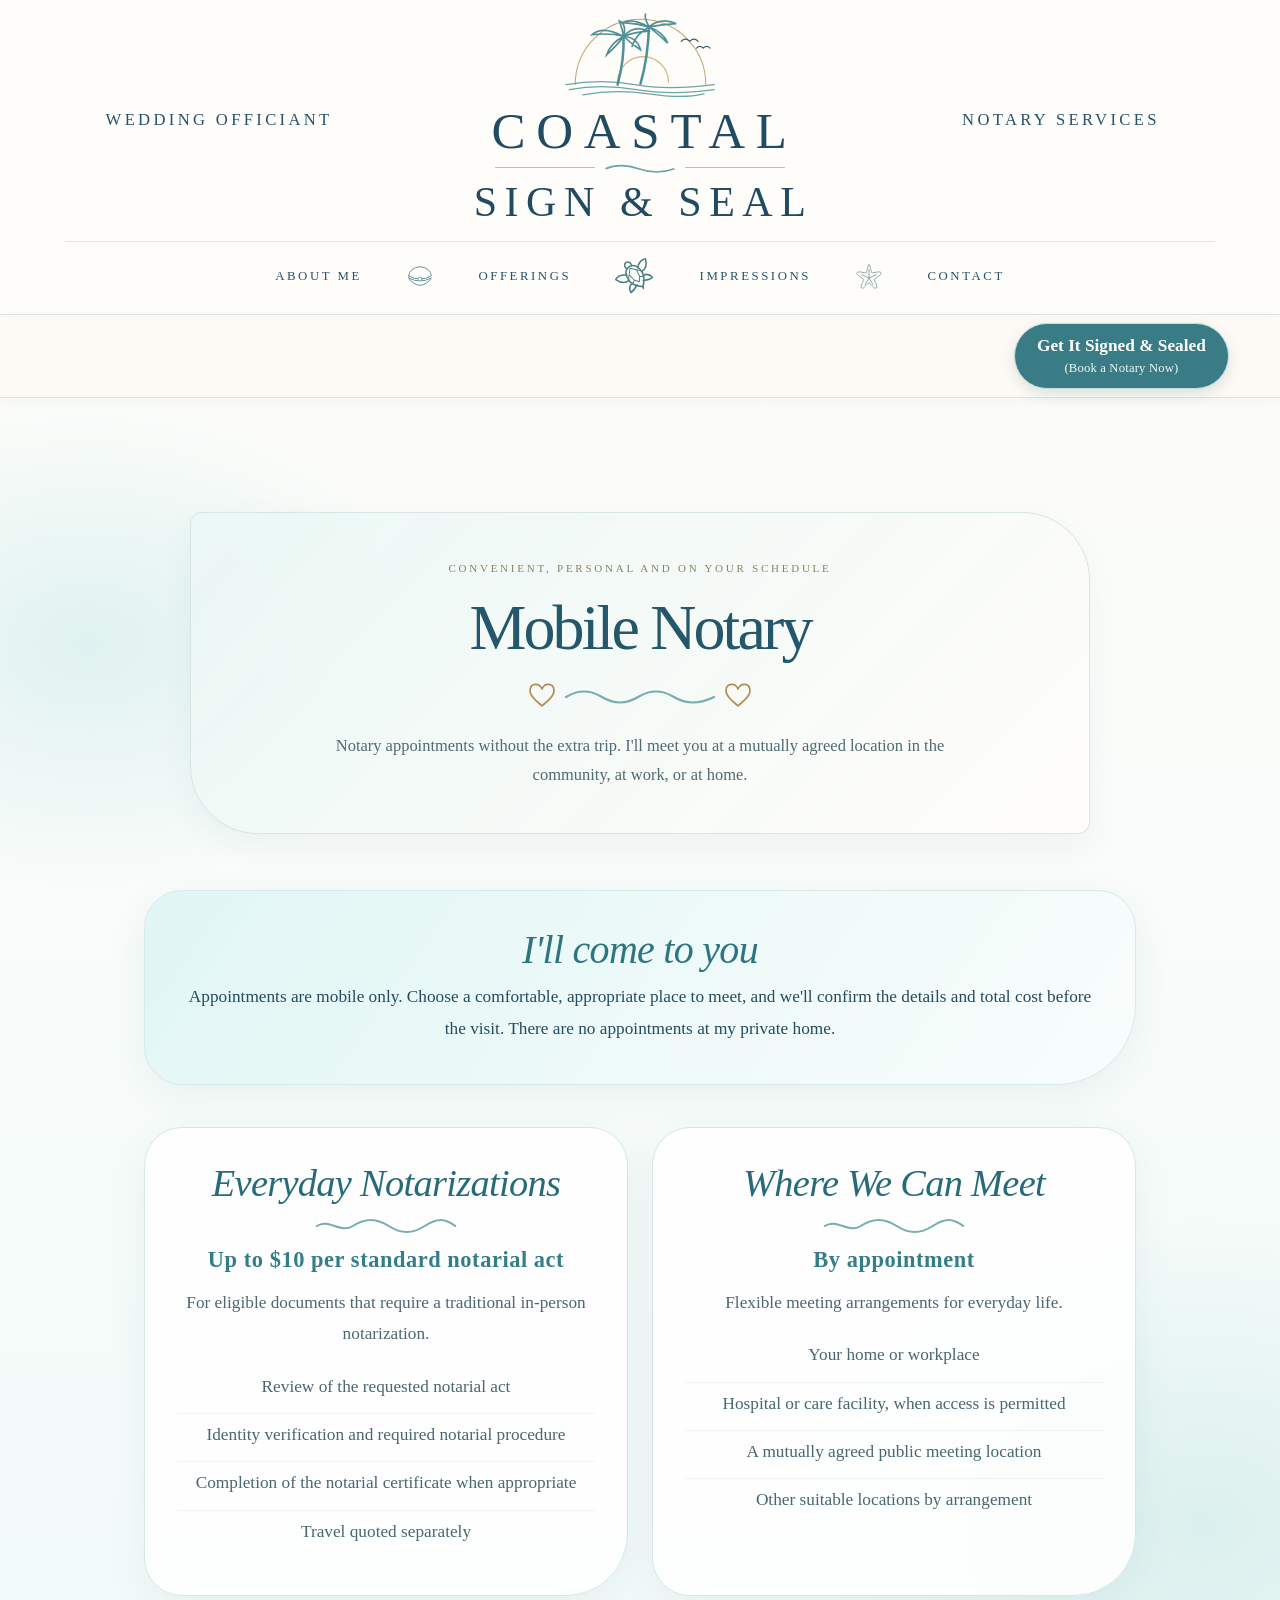
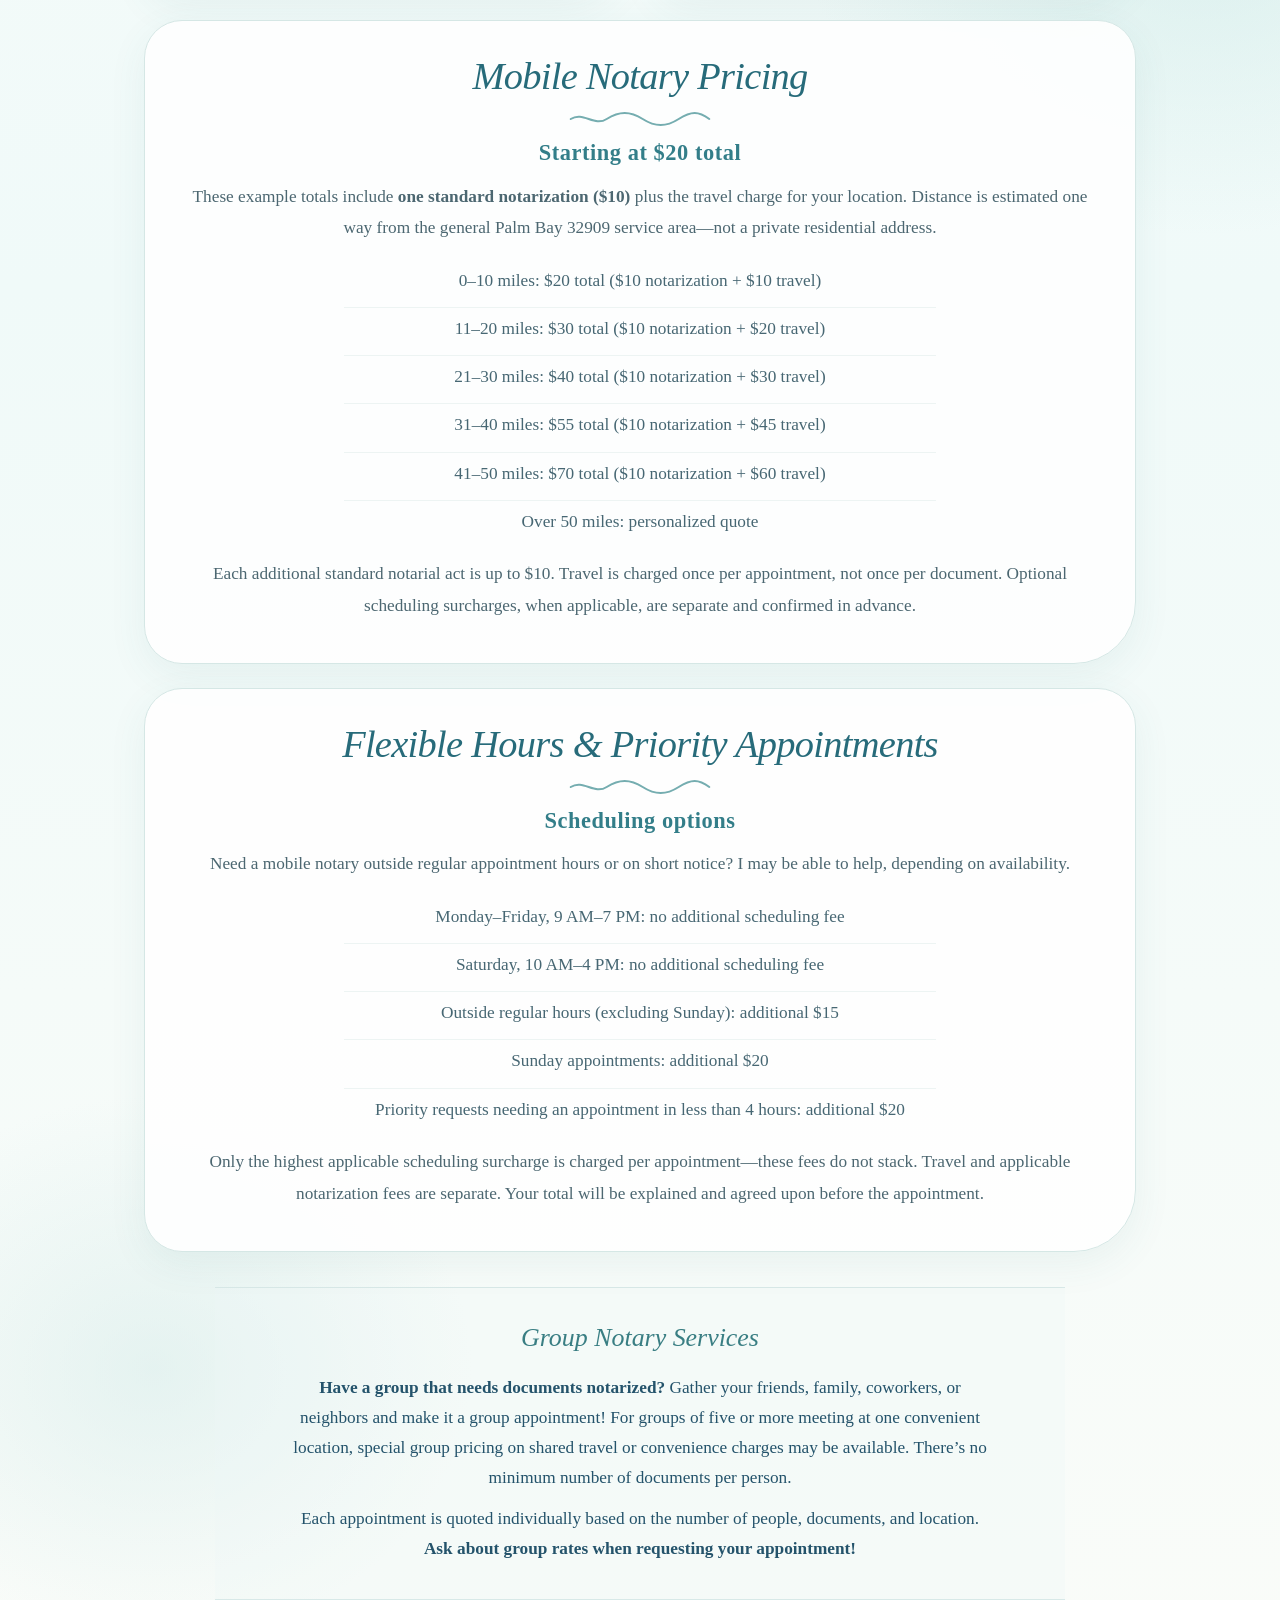
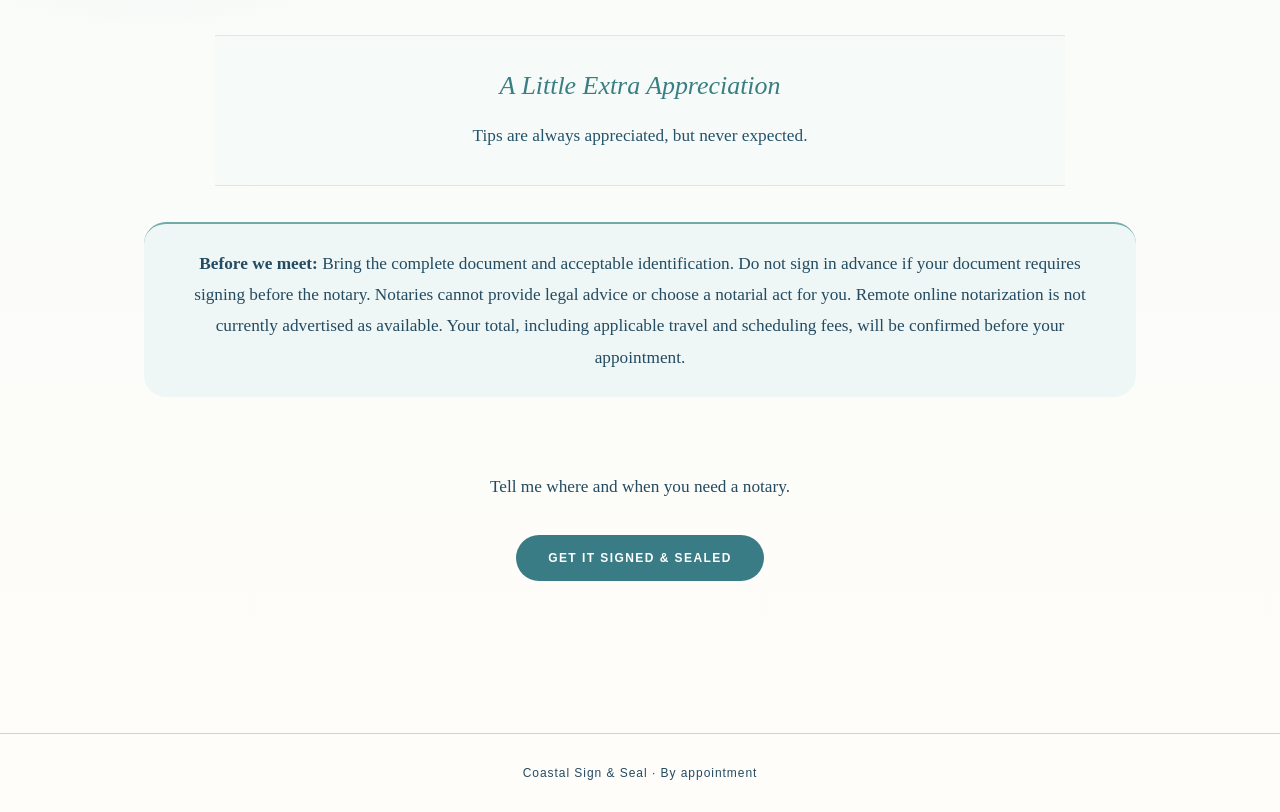
<file: notary.html>
<!doctype html><html lang="en"><head><meta charset="utf-8"><meta name="viewport" content="width=device-width,initial-scale=1"><meta name="apple-mobile-web-app-title" content="Coastal Sign & Seal"><meta name="application-name" content="Coastal Sign & Seal"><link rel="apple-touch-icon" sizes="180x180" href="/apple-touch-icon.png"><title>Mobile Notary | Coastal Sign & Seal</title><link rel="stylesheet" href="assets/site.css"></head><body><header class="site-header redesigned-header"><div class="header-top"><a class="service-side" href="weddings.html">Wedding Officiant</a><a class="brand" href="index.html" aria-label="Coastal Sign and Seal home"><svg class="logo-art" viewBox="0 0 230 100" role="img" aria-label="Palm trees, birds, sunrise and ocean waves"><g fill="none" stroke-linecap="round"><path d="M38 79A77 77 0 0 1 192 79" stroke="#c5a26d" stroke-width="1.2"/><path d="M88 76A30 30 0 0 1 148 76" stroke="#d3b07a" stroke-width="1.4"/><path d="M27 79Q69 72 108 79T202 79M31 85Q68 78 110 85T202 85M47 91Q85 84 125 90T190 90" stroke="#6ba5a8" stroke-width="1.5"/><path d="M88 79Q96 50 95 21M115 78Q124 47 125 10" stroke="#4f9097" stroke-width="3"/><path d="M95 22Q70 9 58 20Q80 18 95 22M95 22Q79 31 75 44Q90 30 95 22M95 22Q99 8 90 4Q94 15 95 22M95 22Q108 8 124 16Q108 17 95 22M95 22Q111 23 115 38Q103 30 95 22M125 11Q104 0 95 6Q111 7 125 11M125 11Q139 -1 157 7Q141 8 125 11M125 11Q142 17 147 30Q134 18 125 11M125 11Q119 -1 121 -4M125 11Q109 20 105 34" stroke="#4f9097" stroke-width="2"/><path d="M163 28q5 -5 10 0q5 -5 10 0M181 36q4 -4 8 0q4 -4 8 0" stroke="#315f75" stroke-width="1.4"/></g></svg><span class="brand-coastal">COASTAL</span><span class="brand-wave" aria-hidden="true"><i></i><svg viewBox="0 0 90 14"><path d="M2 8Q20 0 43 8T88 8" fill="none" stroke="#6ba5a8" stroke-width="2"/></svg><i></i></span><span class="brand-sign">SIGN &amp; SEAL</span></a><a class="service-side" href="notary.html">Notary Services</a></div><nav class="header-bottom" aria-label="Main navigation"><a href="about.html">About Me</a><svg class="nav-sea-icon" viewBox="0 0 48 42" aria-hidden="true"><g fill="none" stroke="#65979b" stroke-width="1.5" stroke-linecap="round" stroke-linejoin="round"><path d="M7 21 Q8 9 24 7 Q40 9 41 21 Q33 26 24 25 Q15 26 7 21Z"/><path d="M7 24 Q13 34 24 35 Q35 34 41 24 Q32 29 24 28 Q16 29 7 24Z"/><circle cx="24" cy="25.5" r="3" fill="#fffdf9" stroke="#65979b" stroke-width="1.2"/></g></svg><a href="offerings.html">Offerings</a><svg class="nav-sea-icon nav-sea-turtle" viewBox="-4 1 80 72" aria-hidden="true"><g transform="rotate(-35 36 36)" fill="none" stroke="#497f84" stroke-width="2.8" stroke-linecap="round" stroke-linejoin="round"><path d="M36 17 C46 17 51 26 50 39 C49 49 42 56 36 61 C30 56 23 49 22 39 C21 26 26 17 36 17Z"/><path d="M31 18 C29 14 30 8 36 7 C42 8 43 14 41 18"/><path d="M24 27 C16 20 9 19 3 22 C7 33 14 38 22 37"/><path d="M48 27 C56 20 63 19 69 22 C65 33 58 38 50 37"/><path d="M24 45 C17 45 13 50 12 57 C19 58 25 54 29 52"/><path d="M48 45 C55 45 59 50 60 57 C53 58 47 54 43 52"/><path d="M36 61 L35 64"/><path d="M36 20 L28 29 L30 42 L36 50 L42 42 L44 29Z M28 29 L22 35 M44 29 L50 35 M30 42 L25 46 M42 42 L47 46" stroke-width="1.7"/></g></svg><a href="impressions.html">Impressions</a><svg class="nav-sea-icon" viewBox="0 0 48 42" aria-hidden="true"><g fill="none" stroke="#7b9b9d" stroke-width="1.25" stroke-linecap="round" stroke-linejoin="round"><path d="M24 4C26 4 27 14 28 16C31 17 40 13 42 16C44 19 34 24 32 26C32 29 38 37 35 39C32 41 26 33 24 31C21 33 16 41 13 39C10 37 16 29 16 26C14 24 4 19 6 16C8 13 17 17 20 16C21 14 22 4 24 4Z"/><path d="M24 11L24 24M13 19L24 24M35 19L24 24M18 34L24 24M30 34L24 24"/></g></svg><a href="contact.html">Contact</a></nav></header><div class="service-sticky-action"><a href="notary-request.html" aria-label="Book a Notary — open request form"><span>Get It Signed &amp; Sealed</span><small>(Book a Notary Now)</small></a></div><main class="page"><section class="service-lead"><div class="eyebrow">Convenient, personal and on your schedule</div><h1>Mobile Notary</h1><p>Notary appointments without the extra trip. I'll meet you at a mutually agreed location in the community, at work, or at home.</p></section><section class="service-intro"><h2>I'll come to you</h2><p>Appointments are mobile only. Choose a comfortable, appropriate place to meet, and we'll confirm the details and total cost before the visit. There are no appointments at my private home.</p></section><section class="service-collection" aria-label="Mobile notary services"><article class="service-card"><h2>Everyday Notarizations</h2><div class="price">Up to $10 per standard notarial act</div><p>For eligible documents that require a traditional in-person notarization.</p><ul><li>Review of the requested notarial act</li><li>Identity verification and required notarial procedure</li><li>Completion of the notarial certificate when appropriate</li><li>Travel quoted separately</li></ul></article><article class="service-card"><h2>Where We Can Meet</h2><div class="price">By appointment</div><p>Flexible meeting arrangements for everyday life.</p><ul><li>Your home or workplace</li><li>Hospital or care facility, when access is permitted</li><li>A mutually agreed public meeting location</li><li>Other suitable locations by arrangement</li></ul></article><article class="service-card feature"><h2>Mobile Notary Pricing</h2><div class="price">Starting at $20 total</div><p>These example totals include <strong>one standard notarization ($10)</strong> plus the travel charge for your location. Distance is estimated one way from the general Palm Bay 32909 service area—not a private residential address.</p><ul><li>0–10 miles: $20 total ($10 notarization + $10 travel)</li><li>11–20 miles: $30 total ($10 notarization + $20 travel)</li><li>21–30 miles: $40 total ($10 notarization + $30 travel)</li><li>31–40 miles: $55 total ($10 notarization + $45 travel)</li><li>41–50 miles: $70 total ($10 notarization + $60 travel)</li><li>Over 50 miles: personalized quote</li></ul><p>Each additional standard notarial act is up to $10. Travel is charged once per appointment, not once per document. Optional scheduling surcharges, when applicable, are separate and confirmed in advance.</p></article><article class="service-card feature"><h2>Flexible Hours &amp; Priority Appointments</h2><div class="price">Scheduling options</div><p>Need a mobile notary outside regular appointment hours or on short notice? I may be able to help, depending on availability.</p><ul><li>Monday–Friday, 9 AM–7 PM: no additional scheduling fee</li><li>Saturday, 10 AM–4 PM: no additional scheduling fee</li><li>Outside regular hours (excluding Sunday): additional $15</li><li>Sunday appointments: additional $20</li><li>Priority requests needing an appointment in less than 4 hours: additional $20</li></ul><p>Only the highest applicable scheduling surcharge is charged per appointment—these fees do not stack. Travel and applicable notarization fees are separate. Your total will be explained and agreed upon before the appointment.</p></article></section><section class="appreciation-note"><h2>Group Notary Services</h2><p><strong>Have a group that needs documents notarized?</strong> Gather your friends, family, coworkers, or neighbors and make it a group appointment! For groups of five or more meeting at one convenient location, special group pricing on shared travel or convenience charges may be available. There’s no minimum number of documents per person.</p><p>Each appointment is quoted individually based on the number of people, documents, and location. <strong>Ask about group rates when requesting your appointment!</strong></p></section><section class="appreciation-note"><h2>A Little Extra Appreciation</h2><p>Tips are always appreciated, but never expected.</p></section><aside class="service-note"><strong>Before we meet:</strong> Bring the complete document and acceptable identification. Do not sign in advance if your document requires signing before the notary. Notaries cannot provide legal advice or choose a notarial act for you. Remote online notarization is not currently advertised as available. Your total, including applicable travel and scheduling fees, will be confirmed before your appointment.</aside><div class="service-action"><p>Tell me where and when you need a notary.</p><a class="button" href="notary-request.html">Get It Signed &amp; Sealed</a></div></main><footer>Coastal Sign & Seal · By appointment</footer></body></html>
</file>
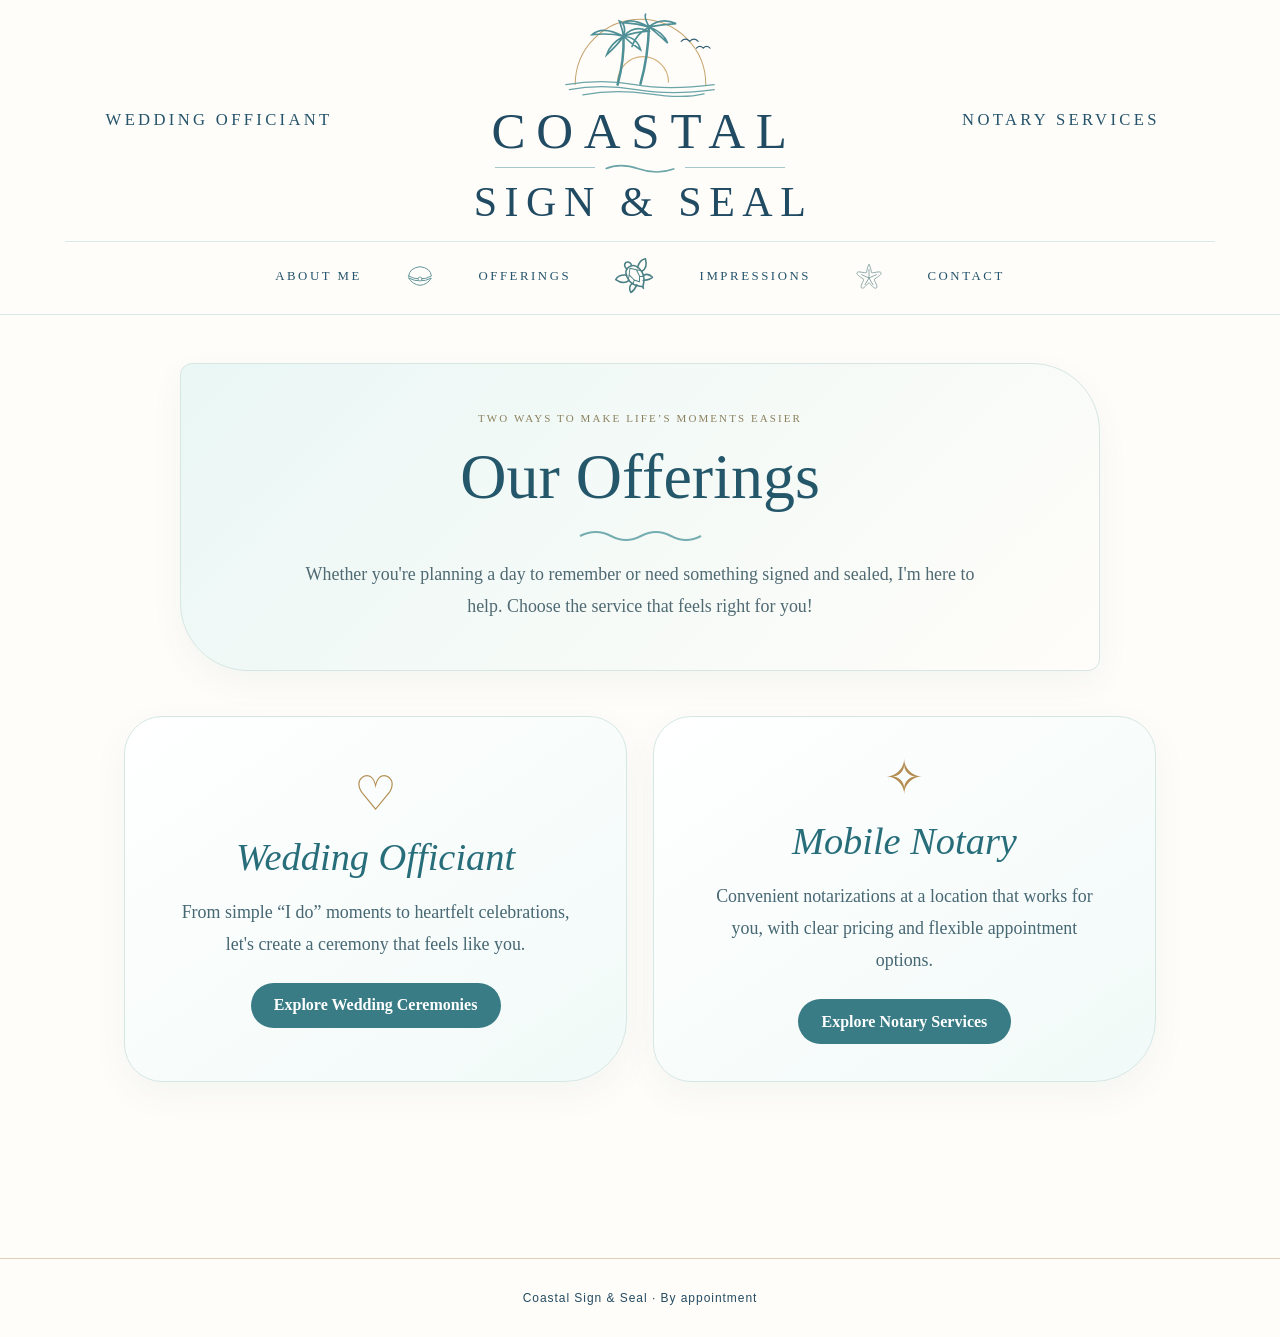
<file: offerings.html>
<!doctype html><html lang="en"><head><meta charset="utf-8"><meta name="viewport" content="width=device-width,initial-scale=1"><meta name="apple-mobile-web-app-title" content="Coastal Sign & Seal"><meta name="application-name" content="Coastal Sign & Seal"><link rel="apple-touch-icon" sizes="180x180" href="/apple-touch-icon.png"><title>Offerings | Coastal Sign & Seal</title><link rel="stylesheet" href="assets/site.css"></head><body><header class="site-header redesigned-header"><div class="header-top"><a class="service-side" href="weddings.html">Wedding Officiant</a><a class="brand" href="index.html" aria-label="Coastal Sign and Seal home"><svg class="logo-art" viewBox="0 0 230 100" role="img" aria-label="Palm trees, birds, sunrise and ocean waves"><g fill="none" stroke-linecap="round"><path d="M38 79A77 77 0 0 1 192 79" stroke="#c5a26d" stroke-width="1.2"/><path d="M88 76A30 30 0 0 1 148 76" stroke="#d3b07a" stroke-width="1.4"/><path d="M27 79Q69 72 108 79T202 79M31 85Q68 78 110 85T202 85M47 91Q85 84 125 90T190 90" stroke="#6ba5a8" stroke-width="1.5"/><path d="M88 79Q96 50 95 21M115 78Q124 47 125 10" stroke="#4f9097" stroke-width="3"/><path d="M95 22Q70 9 58 20Q80 18 95 22M95 22Q79 31 75 44Q90 30 95 22M95 22Q99 8 90 4Q94 15 95 22M95 22Q108 8 124 16Q108 17 95 22M95 22Q111 23 115 38Q103 30 95 22M125 11Q104 0 95 6Q111 7 125 11M125 11Q139 -1 157 7Q141 8 125 11M125 11Q142 17 147 30Q134 18 125 11M125 11Q119 -1 121 -4M125 11Q109 20 105 34" stroke="#4f9097" stroke-width="2"/><path d="M163 28q5 -5 10 0q5 -5 10 0M181 36q4 -4 8 0q4 -4 8 0" stroke="#315f75" stroke-width="1.4"/></g></svg><span class="brand-coastal">COASTAL</span><span class="brand-wave" aria-hidden="true"><i></i><svg viewBox="0 0 90 14"><path d="M2 8Q20 0 43 8T88 8" fill="none" stroke="#6ba5a8" stroke-width="2"/></svg><i></i></span><span class="brand-sign">SIGN &amp; SEAL</span></a><a class="service-side" href="notary.html">Notary Services</a></div><nav class="header-bottom" aria-label="Main navigation"><a href="about.html">About Me</a><svg class="nav-sea-icon" viewBox="0 0 48 42" aria-hidden="true"><g fill="none" stroke="#65979b" stroke-width="1.5" stroke-linecap="round" stroke-linejoin="round"><path d="M7 21 Q8 9 24 7 Q40 9 41 21 Q33 26 24 25 Q15 26 7 21Z"/><path d="M7 24 Q13 34 24 35 Q35 34 41 24 Q32 29 24 28 Q16 29 7 24Z"/><circle cx="24" cy="25.5" r="3" fill="#fffdf9" stroke="#65979b" stroke-width="1.2"/></g></svg><a href="offerings.html">Offerings</a><svg class="nav-sea-icon nav-sea-turtle" viewBox="-4 1 80 72" aria-hidden="true"><g transform="rotate(-35 36 36)" fill="none" stroke="#497f84" stroke-width="2.8" stroke-linecap="round" stroke-linejoin="round"><path d="M36 17 C46 17 51 26 50 39 C49 49 42 56 36 61 C30 56 23 49 22 39 C21 26 26 17 36 17Z"/><path d="M31 18 C29 14 30 8 36 7 C42 8 43 14 41 18"/><path d="M24 27 C16 20 9 19 3 22 C7 33 14 38 22 37"/><path d="M48 27 C56 20 63 19 69 22 C65 33 58 38 50 37"/><path d="M24 45 C17 45 13 50 12 57 C19 58 25 54 29 52"/><path d="M48 45 C55 45 59 50 60 57 C53 58 47 54 43 52"/><path d="M36 61 L35 64"/><path d="M36 20 L28 29 L30 42 L36 50 L42 42 L44 29Z M28 29 L22 35 M44 29 L50 35 M30 42 L25 46 M42 42 L47 46" stroke-width="1.7"/></g></svg><a href="impressions.html">Impressions</a><svg class="nav-sea-icon" viewBox="0 0 48 42" aria-hidden="true"><g fill="none" stroke="#7b9b9d" stroke-width="1.25" stroke-linecap="round" stroke-linejoin="round"><path d="M24 4C26 4 27 14 28 16C31 17 40 13 42 16C44 19 34 24 32 26C32 29 38 37 35 39C32 41 26 33 24 31C21 33 16 41 13 39C10 37 16 29 16 26C14 24 4 19 6 16C8 13 17 17 20 16C21 14 22 4 24 4Z"/><path d="M24 11L24 24M13 19L24 24M35 19L24 24M18 34L24 24M30 34L24 24"/></g></svg><a href="contact.html">Contact</a></nav></header><main class="page offerings-page"><section class="offerings-lead"><div class="eyebrow">Two ways to make life’s moments easier</div><h1>Our Offerings</h1><p>Whether you're planning a day to remember or need something signed and sealed, I'm here to help. Choose the service that feels right for you!</p></section><section class="offerings-choices" aria-label="Choose a service"><a class="offerings-choice" href="weddings.html"><span class="offerings-choice-icon" aria-hidden="true">♡</span><h2>Wedding Officiant</h2><p>From simple “I do” moments to heartfelt celebrations, let's create a ceremony that feels like you.</p><span class="offerings-choice-link">Explore Wedding Ceremonies</span></a><a class="offerings-choice" href="notary.html"><span class="offerings-choice-icon" aria-hidden="true">✧</span><h2>Mobile Notary</h2><p>Convenient notarizations at a location that works for you, with clear pricing and flexible appointment options.</p><span class="offerings-choice-link">Explore Notary Services</span></a></section></main><footer>Coastal Sign &amp; Seal · By appointment</footer></body></html>
</file>
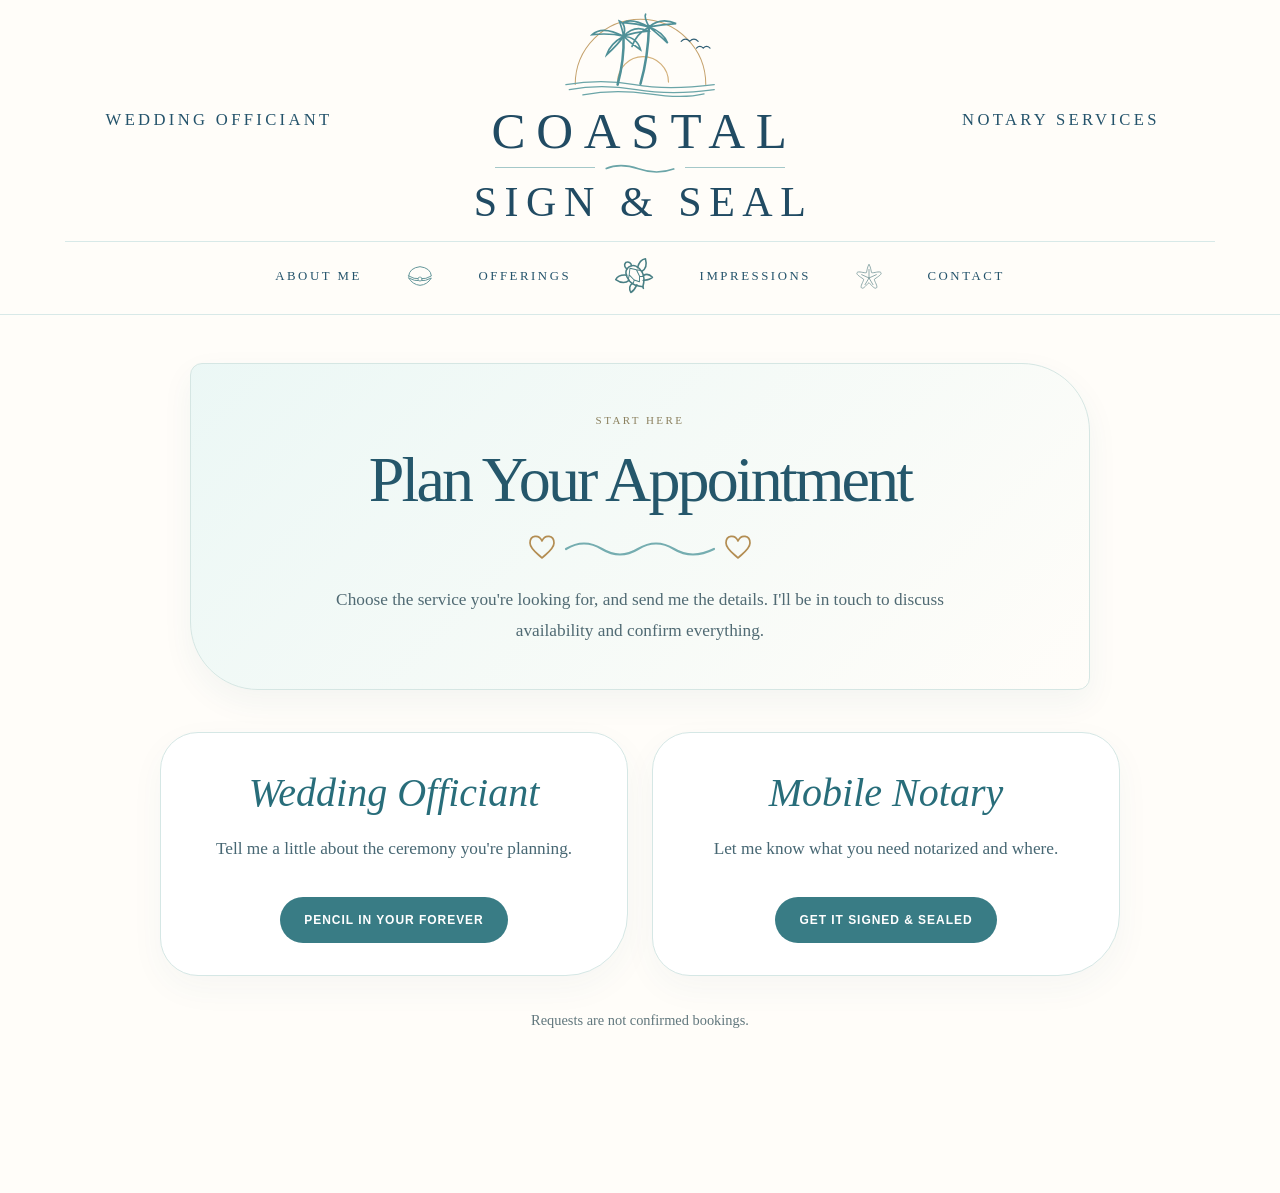
<file: plan-appointment.html>
<!doctype html><html lang="en"><head><meta charset="utf-8"><meta name="viewport" content="width=device-width,initial-scale=1"><meta name="apple-mobile-web-app-title" content="Coastal Sign & Seal"><meta name="application-name" content="Coastal Sign & Seal"><link rel="apple-touch-icon" sizes="180x180" href="/apple-touch-icon.png"><title>Plan an appointment | Coastal Sign & Seal</title><link rel="stylesheet" href="assets/site.css"></head><body><header class="site-header redesigned-header"><div class="header-top"><a class="service-side" href="weddings.html">Wedding Officiant</a><a class="brand" href="index.html" aria-label="Coastal Sign and Seal home"><svg class="logo-art" viewBox="0 0 230 100" role="img" aria-label="Palm trees, birds, sunrise and ocean waves"><g fill="none" stroke-linecap="round"><path d="M38 79A77 77 0 0 1 192 79" stroke="#c5a26d" stroke-width="1.2"/><path d="M88 76A30 30 0 0 1 148 76" stroke="#d3b07a" stroke-width="1.4"/><path d="M27 79Q69 72 108 79T202 79M31 85Q68 78 110 85T202 85M47 91Q85 84 125 90T190 90" stroke="#6ba5a8" stroke-width="1.5"/><path d="M88 79Q96 50 95 21M115 78Q124 47 125 10" stroke="#4f9097" stroke-width="3"/><path d="M95 22Q70 9 58 20Q80 18 95 22M95 22Q79 31 75 44Q90 30 95 22M95 22Q99 8 90 4Q94 15 95 22M95 22Q108 8 124 16Q108 17 95 22M95 22Q111 23 115 38Q103 30 95 22M125 11Q104 0 95 6Q111 7 125 11M125 11Q139 -1 157 7Q141 8 125 11M125 11Q142 17 147 30Q134 18 125 11M125 11Q119 -1 121 -4M125 11Q109 20 105 34" stroke="#4f9097" stroke-width="2"/><path d="M163 28q5 -5 10 0q5 -5 10 0M181 36q4 -4 8 0q4 -4 8 0" stroke="#315f75" stroke-width="1.4"/></g></svg><span class="brand-coastal">COASTAL</span><span class="brand-wave" aria-hidden="true"><i></i><svg viewBox="0 0 90 14"><path d="M2 8Q20 0 43 8T88 8" fill="none" stroke="#6ba5a8" stroke-width="2"/></svg><i></i></span><span class="brand-sign">SIGN &amp; SEAL</span></a><a class="service-side" href="notary.html">Notary Services</a></div><nav class="header-bottom" aria-label="Main navigation"><a href="about.html">About Me</a><svg class="nav-sea-icon" viewBox="0 0 48 42" aria-hidden="true"><g fill="none" stroke="#65979b" stroke-width="1.5" stroke-linecap="round" stroke-linejoin="round"><path d="M7 21 Q8 9 24 7 Q40 9 41 21 Q33 26 24 25 Q15 26 7 21Z"/><path d="M7 24 Q13 34 24 35 Q35 34 41 24 Q32 29 24 28 Q16 29 7 24Z"/><circle cx="24" cy="25.5" r="3" fill="#fffdf9" stroke="#65979b" stroke-width="1.2"/></g></svg><a href="offerings.html">Offerings</a><svg class="nav-sea-icon nav-sea-turtle" viewBox="-4 1 80 72" aria-hidden="true"><g transform="rotate(-35 36 36)" fill="none" stroke="#497f84" stroke-width="2.8" stroke-linecap="round" stroke-linejoin="round"><path d="M36 17 C46 17 51 26 50 39 C49 49 42 56 36 61 C30 56 23 49 22 39 C21 26 26 17 36 17Z"/><path d="M31 18 C29 14 30 8 36 7 C42 8 43 14 41 18"/><path d="M24 27 C16 20 9 19 3 22 C7 33 14 38 22 37"/><path d="M48 27 C56 20 63 19 69 22 C65 33 58 38 50 37"/><path d="M24 45 C17 45 13 50 12 57 C19 58 25 54 29 52"/><path d="M48 45 C55 45 59 50 60 57 C53 58 47 54 43 52"/><path d="M36 61 L35 64"/><path d="M36 20 L28 29 L30 42 L36 50 L42 42 L44 29Z M28 29 L22 35 M44 29 L50 35 M30 42 L25 46 M42 42 L47 46" stroke-width="1.7"/></g></svg><a href="impressions.html">Impressions</a><svg class="nav-sea-icon" viewBox="0 0 48 42" aria-hidden="true"><g fill="none" stroke="#7b9b9d" stroke-width="1.25" stroke-linecap="round" stroke-linejoin="round"><path d="M24 4C26 4 27 14 28 16C31 17 40 13 42 16C44 19 34 24 32 26C32 29 38 37 35 39C32 41 26 33 24 31C21 33 16 41 13 39C10 37 16 29 16 26C14 24 4 19 6 16C8 13 17 17 20 16C21 14 22 4 24 4Z"/><path d="M24 11L24 24M13 19L24 24M35 19L24 24M18 34L24 24M30 34L24 24"/></g></svg><a href="contact.html">Contact</a></nav></header><main class="page contact-page"><section class="service-lead contact-lead"><div class="eyebrow">Start here</div><h1>Plan Your Appointment</h1><p>Choose the service you're looking for, and send me the details. I'll be in touch to discuss availability and confirm everything.</p></section><section class="contact-choices"><article class="contact-choice"><h2>Wedding Officiant</h2><p>Tell me a little about the ceremony you're planning.</p><a class="button" href="wedding-request.html">Pencil In Your Forever</a></article><article class="contact-choice"><h2>Mobile Notary</h2><p>Let me know what you need notarized and where.</p><a class="button" href="notary-request.html">Get It Signed &amp; Sealed</a></article></section><p class="contact-fineprint">Requests are not confirmed bookings. </p></main></body></html>
</file>
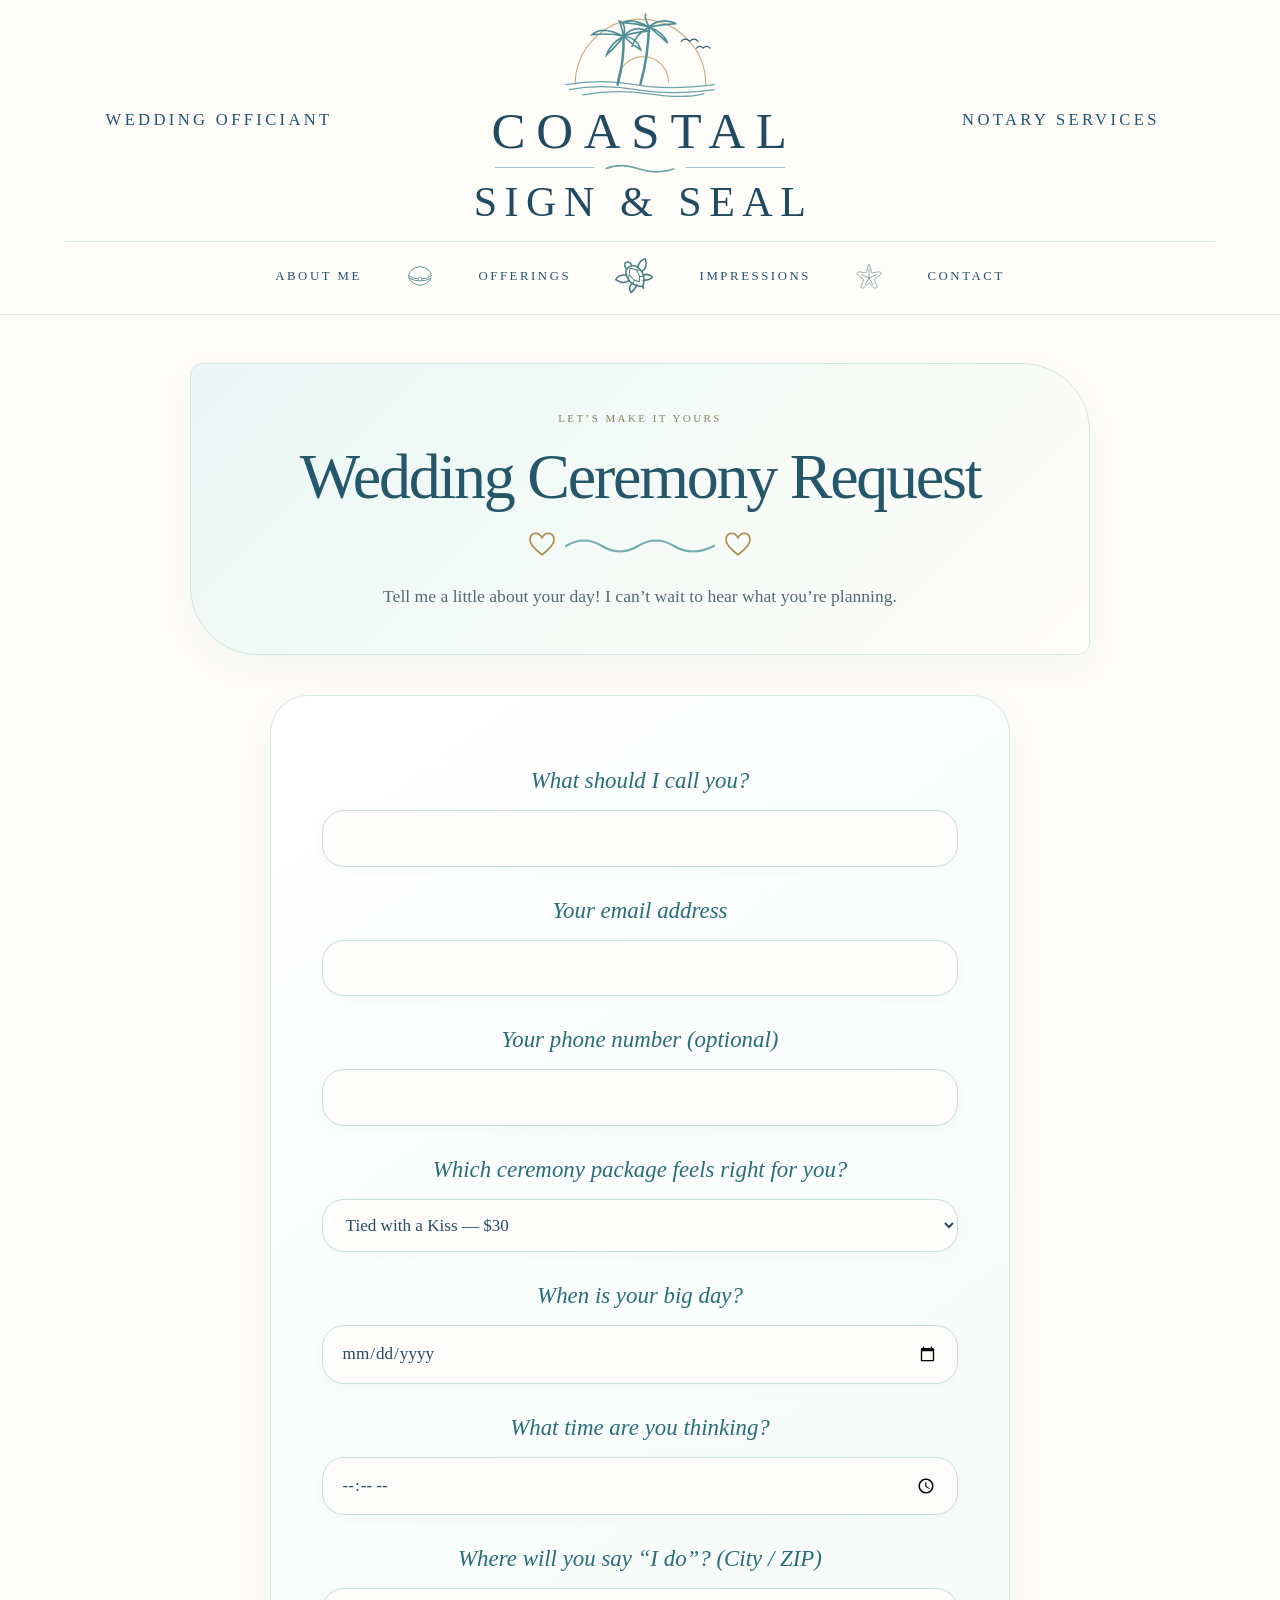
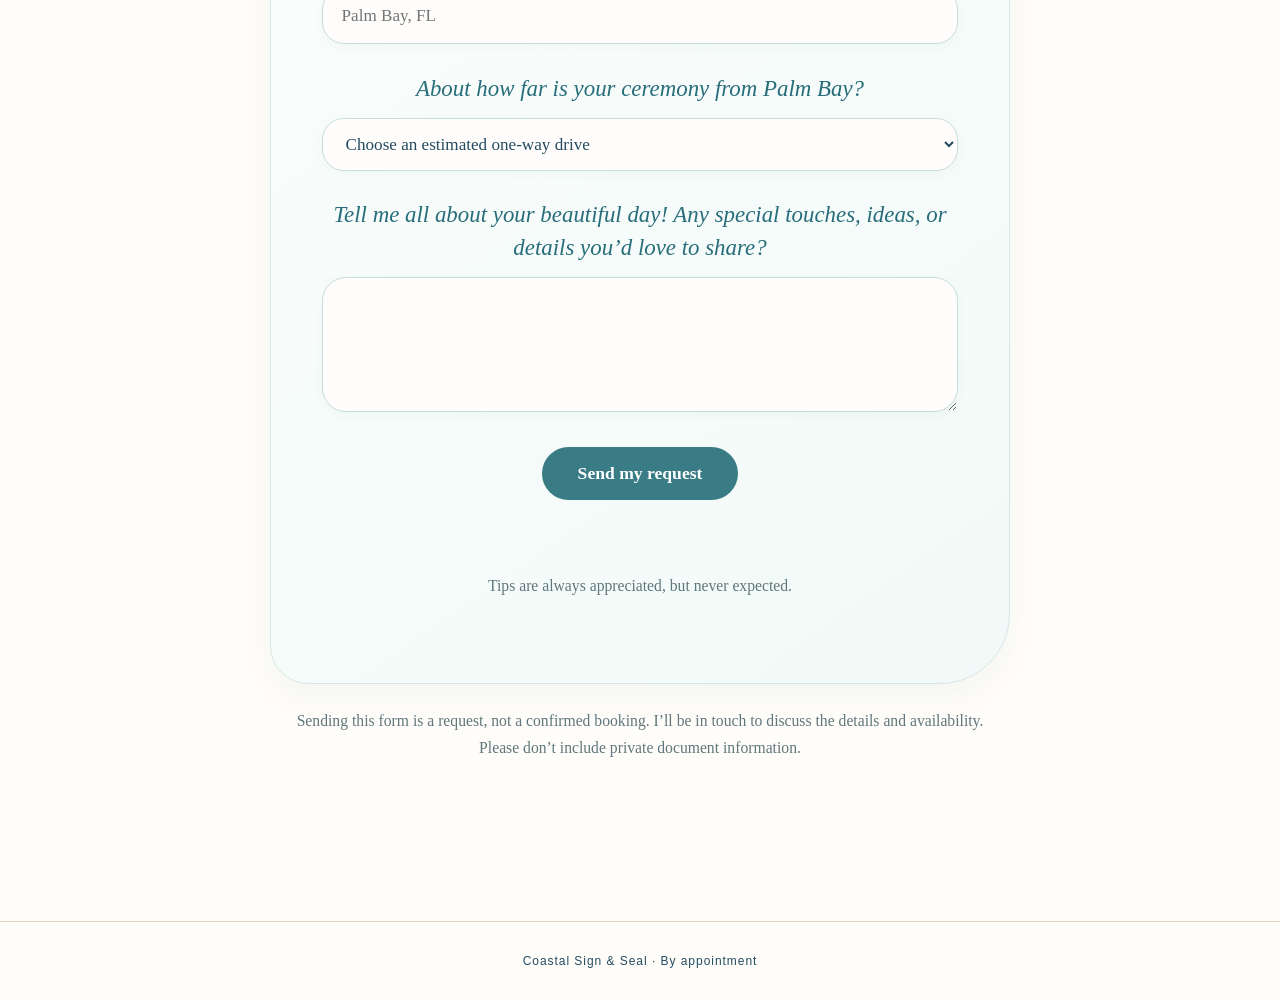
<file: wedding-request.html>
<!doctype html><html lang="en"><head><meta charset="utf-8"><meta name="viewport" content="width=device-width,initial-scale=1"><meta name="apple-mobile-web-app-title" content="Coastal Sign & Seal"><meta name="application-name" content="Coastal Sign & Seal"><link rel="apple-touch-icon" sizes="180x180" href="/apple-touch-icon.png"><title>Plan an appointment | Coastal Sign & Seal</title><link rel="stylesheet" href="assets/site.css"></head><body><header class="site-header redesigned-header"><div class="header-top"><a class="service-side" href="weddings.html">Wedding Officiant</a><a class="brand" href="index.html" aria-label="Coastal Sign and Seal home"><svg class="logo-art" viewBox="0 0 230 100" role="img" aria-label="Palm trees, birds, sunrise and ocean waves"><g fill="none" stroke-linecap="round"><path d="M38 79A77 77 0 0 1 192 79" stroke="#c5a26d" stroke-width="1.2"/><path d="M88 76A30 30 0 0 1 148 76" stroke="#d3b07a" stroke-width="1.4"/><path d="M27 79Q69 72 108 79T202 79M31 85Q68 78 110 85T202 85M47 91Q85 84 125 90T190 90" stroke="#6ba5a8" stroke-width="1.5"/><path d="M88 79Q96 50 95 21M115 78Q124 47 125 10" stroke="#4f9097" stroke-width="3"/><path d="M95 22Q70 9 58 20Q80 18 95 22M95 22Q79 31 75 44Q90 30 95 22M95 22Q99 8 90 4Q94 15 95 22M95 22Q108 8 124 16Q108 17 95 22M95 22Q111 23 115 38Q103 30 95 22M125 11Q104 0 95 6Q111 7 125 11M125 11Q139 -1 157 7Q141 8 125 11M125 11Q142 17 147 30Q134 18 125 11M125 11Q119 -1 121 -4M125 11Q109 20 105 34" stroke="#4f9097" stroke-width="2"/><path d="M163 28q5 -5 10 0q5 -5 10 0M181 36q4 -4 8 0q4 -4 8 0" stroke="#315f75" stroke-width="1.4"/></g></svg><span class="brand-coastal">COASTAL</span><span class="brand-wave" aria-hidden="true"><i></i><svg viewBox="0 0 90 14"><path d="M2 8Q20 0 43 8T88 8" fill="none" stroke="#6ba5a8" stroke-width="2"/></svg><i></i></span><span class="brand-sign">SIGN &amp; SEAL</span></a><a class="service-side" href="notary.html">Notary Services</a></div><nav class="header-bottom" aria-label="Main navigation"><a href="about.html">About Me</a><svg class="nav-sea-icon" viewBox="0 0 48 42" aria-hidden="true"><g fill="none" stroke="#65979b" stroke-width="1.5" stroke-linecap="round" stroke-linejoin="round"><path d="M7 21 Q8 9 24 7 Q40 9 41 21 Q33 26 24 25 Q15 26 7 21Z"/><path d="M7 24 Q13 34 24 35 Q35 34 41 24 Q32 29 24 28 Q16 29 7 24Z"/><circle cx="24" cy="25.5" r="3" fill="#fffdf9" stroke="#65979b" stroke-width="1.2"/></g></svg><a href="offerings.html">Offerings</a><svg class="nav-sea-icon nav-sea-turtle" viewBox="-4 1 80 72" aria-hidden="true"><g transform="rotate(-35 36 36)" fill="none" stroke="#497f84" stroke-width="2.8" stroke-linecap="round" stroke-linejoin="round"><path d="M36 17 C46 17 51 26 50 39 C49 49 42 56 36 61 C30 56 23 49 22 39 C21 26 26 17 36 17Z"/><path d="M31 18 C29 14 30 8 36 7 C42 8 43 14 41 18"/><path d="M24 27 C16 20 9 19 3 22 C7 33 14 38 22 37"/><path d="M48 27 C56 20 63 19 69 22 C65 33 58 38 50 37"/><path d="M24 45 C17 45 13 50 12 57 C19 58 25 54 29 52"/><path d="M48 45 C55 45 59 50 60 57 C53 58 47 54 43 52"/><path d="M36 61 L35 64"/><path d="M36 20 L28 29 L30 42 L36 50 L42 42 L44 29Z M28 29 L22 35 M44 29 L50 35 M30 42 L25 46 M42 42 L47 46" stroke-width="1.7"/></g></svg><a href="impressions.html">Impressions</a><svg class="nav-sea-icon" viewBox="0 0 48 42" aria-hidden="true"><g fill="none" stroke="#7b9b9d" stroke-width="1.25" stroke-linecap="round" stroke-linejoin="round"><path d="M24 4C26 4 27 14 28 16C31 17 40 13 42 16C44 19 34 24 32 26C32 29 38 37 35 39C32 41 26 33 24 31C21 33 16 41 13 39C10 37 16 29 16 26C14 24 4 19 6 16C8 13 17 17 20 16C21 14 22 4 24 4Z"/><path d="M24 11L24 24M13 19L24 24M35 19L24 24M18 34L24 24M30 34L24 24"/></g></svg><a href="contact.html">Contact</a></nav></header><main class="page wedding-request-page"><section class="service-lead wedding-request-lead"><div class="eyebrow">Let’s make it yours</div><h1>Wedding Ceremony Request</h1><p>Tell me a little about your day! I can’t wait to hear what you’re planning.</p></section><form id="request" action="https://api.web3forms.com/submit" method="POST"><input type="hidden" name="access_key" value="ad6e6630-17e0-43f6-a3be-3f89b26656c6"><input type="hidden" name="subject" value="Coastal Sign &amp; Seal - Wedding request"><label for="client-name">What should I call you?</label><input id="client-name" name="name" autocomplete="name" required maxlength="120"><label for="client-email">Your email address</label><input id="client-email" name="email" type="email" autocomplete="email" required maxlength="180"><label for="client-phone">Your phone number (optional)</label><input id="client-phone" name="phone" type="tel" autocomplete="tel" maxlength="35"><label for="package">Which ceremony package feels right for you?</label><select id="package" name="package"><option value="30">Tied with a Kiss — $30</option><option value="175">Just Us &amp; the Ocean — $175</option><option value="275">Gathered by the Shore — $275</option><option value="350">Under the Sunset Sky — $350</option><option value="450">Written in the Tides — $450</option></select><label for="date">When is your big day?</label><input id="date" name="date" type="date" required><label for="time">What time are you thinking?</label><input id="time" name="time" type="time" required><label for="location">Where will you say “I do”? (City / ZIP)</label><input id="location" name="location" maxlength="120" required placeholder="Palm Bay, FL"><label for="travel-range">About how far is your ceremony from Palm Bay?</label><select id="travel-range" name="estimated_travel_time" required><option value="" selected disabled>Choose an estimated one-way drive</option><option value="within-90">90 minutes or less</option><option value="90-120">More than 90 minutes, up to 2 hours</option><option value="120-180">More than 2 hours, up to 3 hours</option><option value="over-180">More than 3 hours / not sure</option></select><p id="wedding-travel-notice" class="wedding-travel-notice" role="status" aria-live="polite" hidden></p><label for="notes">Tell me all about your beautiful day! Any special touches, ideas, or details you’d love to share?</label><textarea id="notes" name="notes" rows="3" maxlength="700"></textarea><button type="submit">Send my request</button><p id="status" role="status"></p><p class="planner-gratuity">Tips are always appreciated, but never expected.</p></form><p class="wedding-request-note">Sending this form is a request, not a confirmed booking. I’ll be in touch to discuss the details and availability. Please don’t include private document information.</p></main><footer>Coastal Sign &amp; Seal · By appointment</footer><script>
(function(){
 const range=document.getElementById('travel-range');
 const selectedPackage=document.getElementById('package');
 const notice=document.getElementById('wedding-travel-notice');
 const messages={
 'within-90':'Good news! Travel within 90 minutes one-way of Palm Bay is included in your ceremony package.',
 '90-120':'Your ceremony has an additional $50 travel fee. I’ll confirm the exact location and travel time with you before booking.',
 '120-180':'Your ceremony has an additional $125 travel fee. I’ll confirm the exact location and travel time with you before booking.',
 'over-180':'I’d love to hear where you’re planning your ceremony! Longer-distance travel is available by arrangement, and I’ll confirm the travel quote with you before booking.'
 };
 function updateTravelNotice(){
  let message=messages[range.value]||'';
  if(selectedPackage.value==='30'&&range.value==='within-90'){
    message='For Tied with a Kiss ($30), travel is quoted separately based on your ceremony location. I’ll confirm any travel fee with you before booking.';
  }
  notice.textContent=message;
  notice.hidden=!message;
 }
 range.addEventListener('change',updateTravelNotice);
 selectedPackage.addEventListener('change',updateTravelNotice);
})();
</script></body></html>
</file>
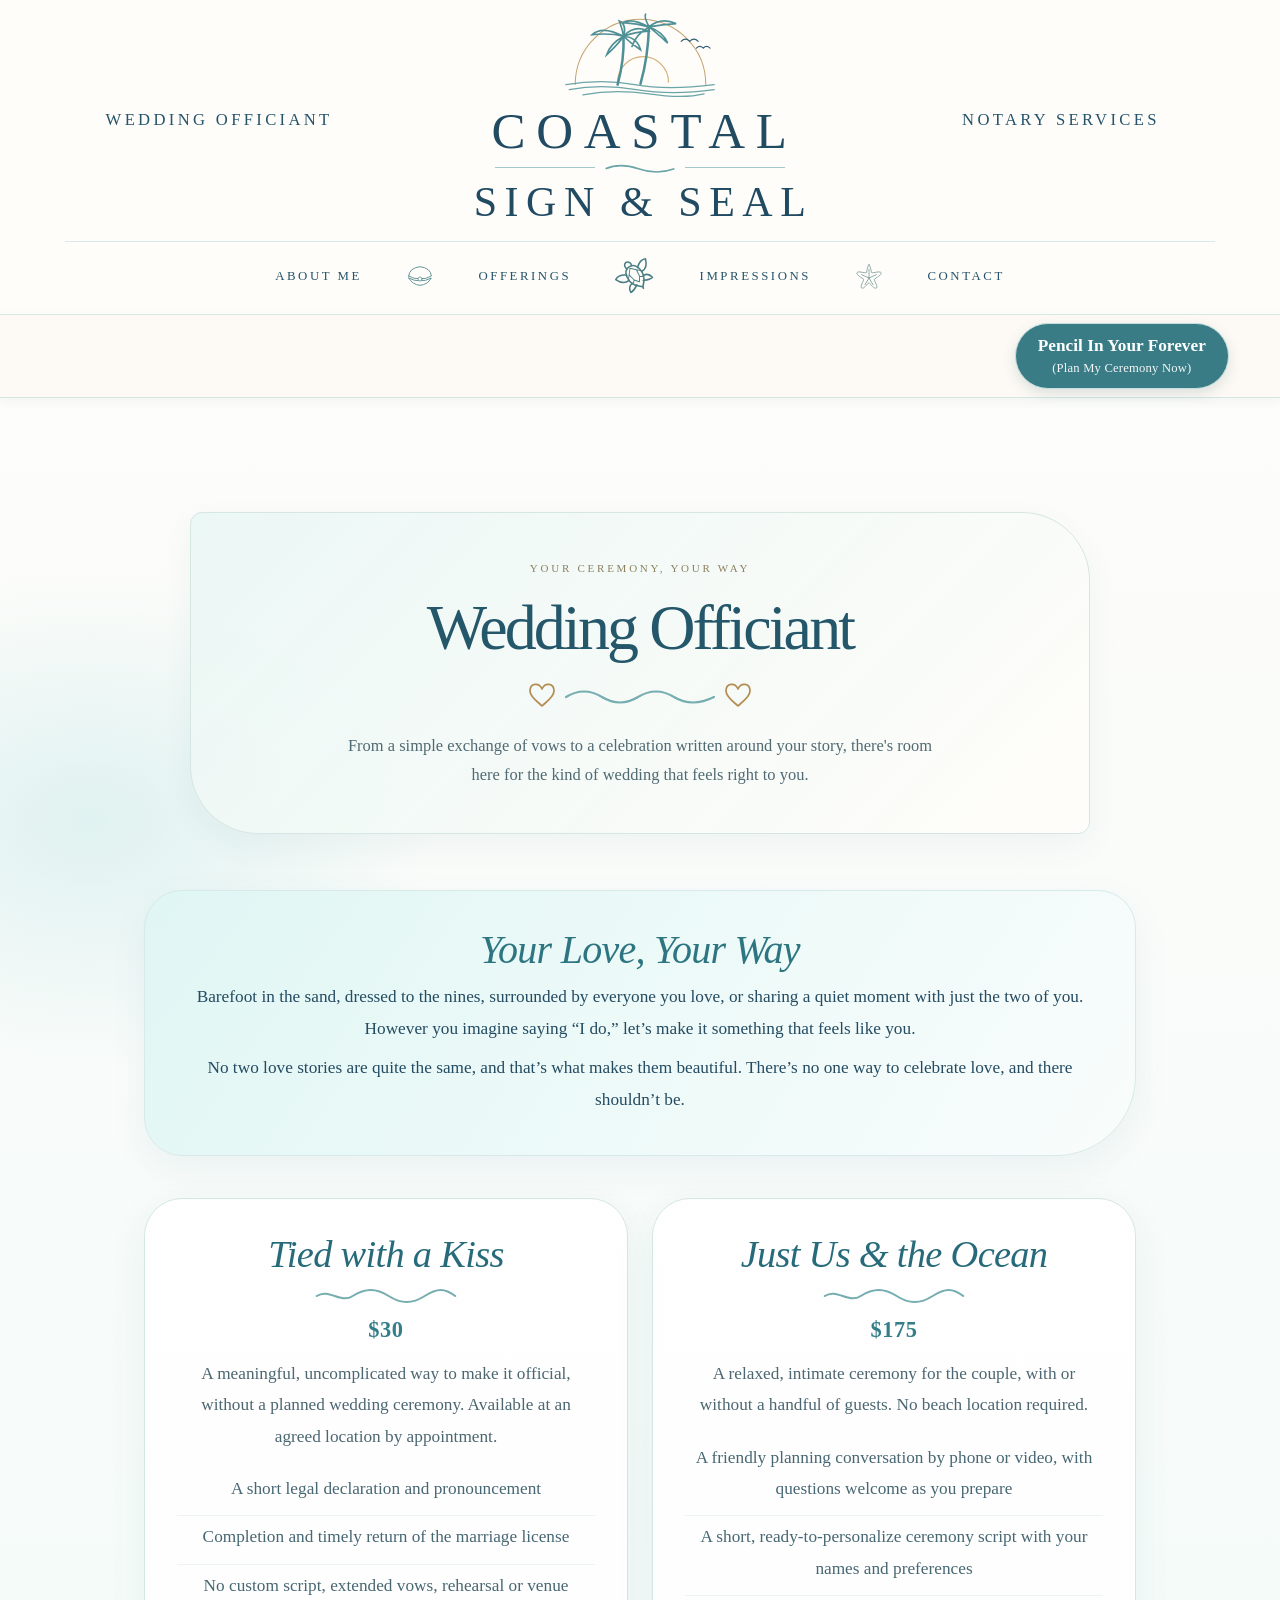
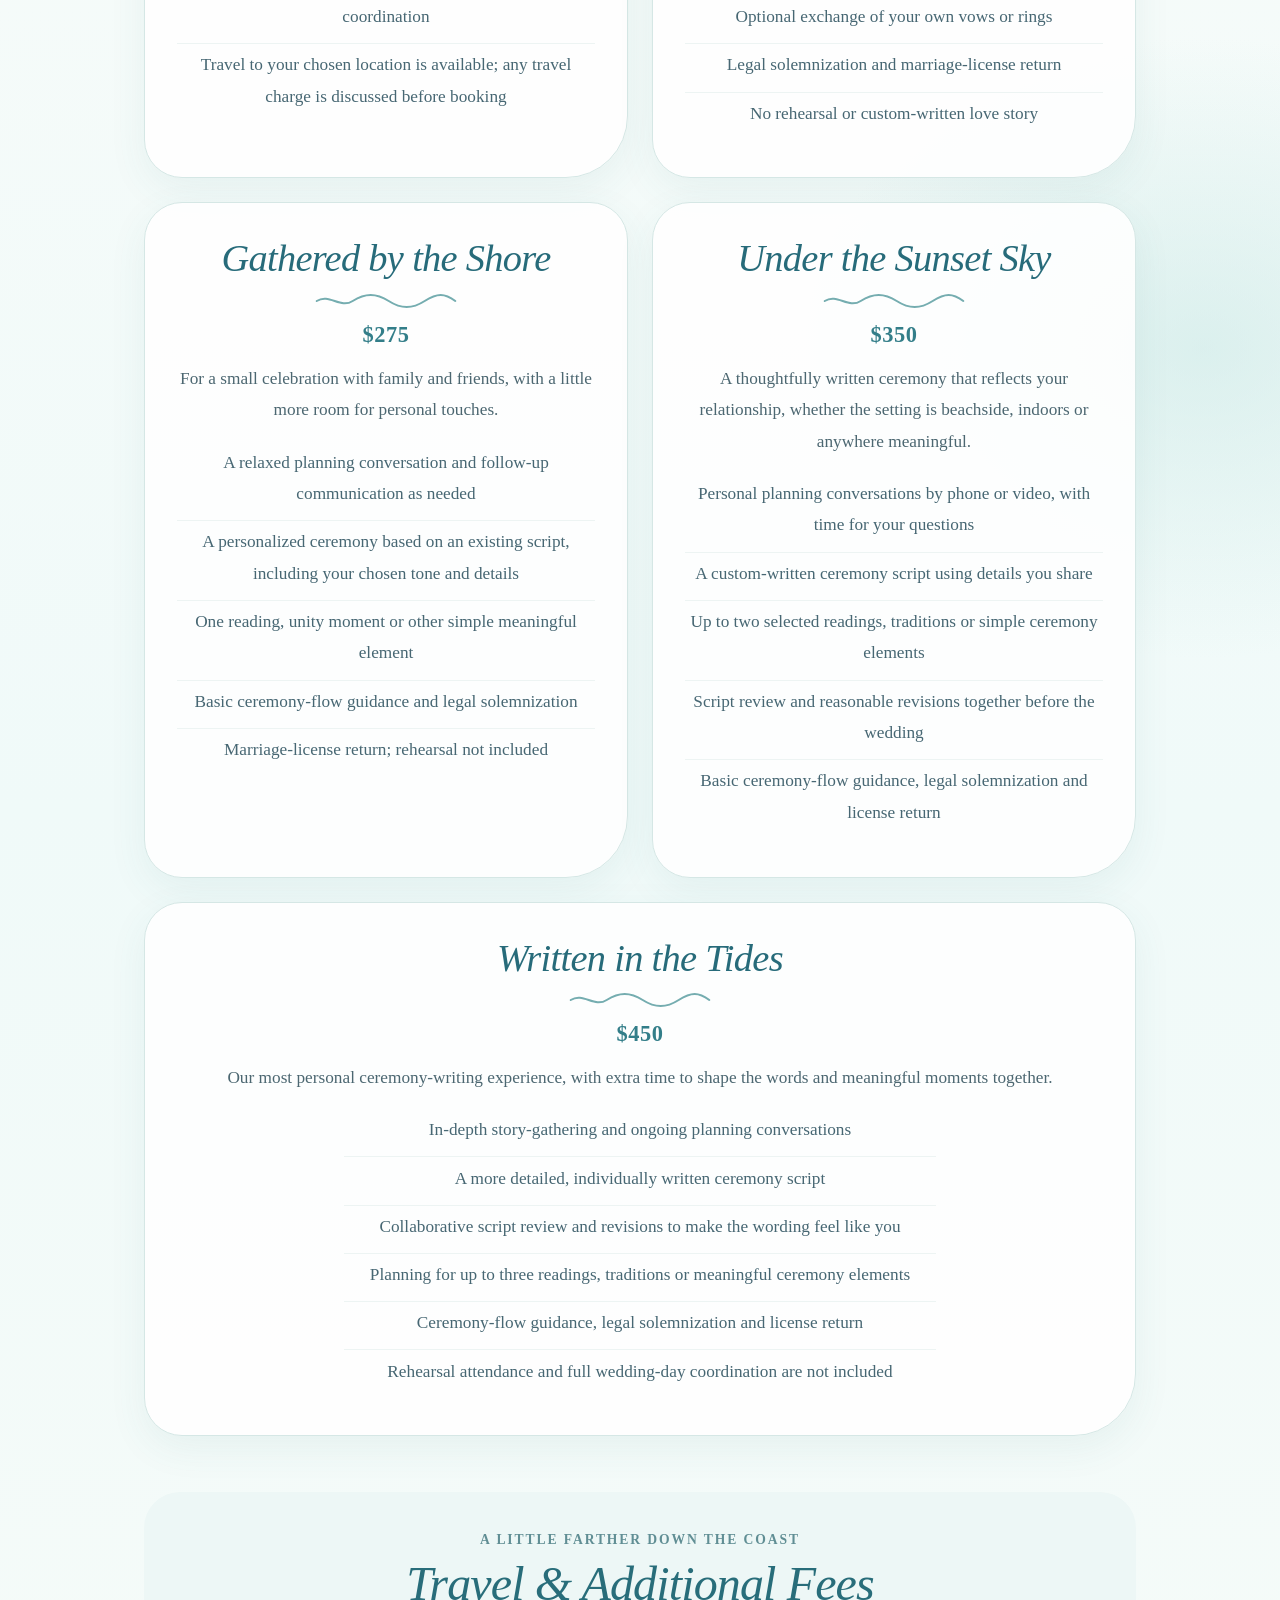
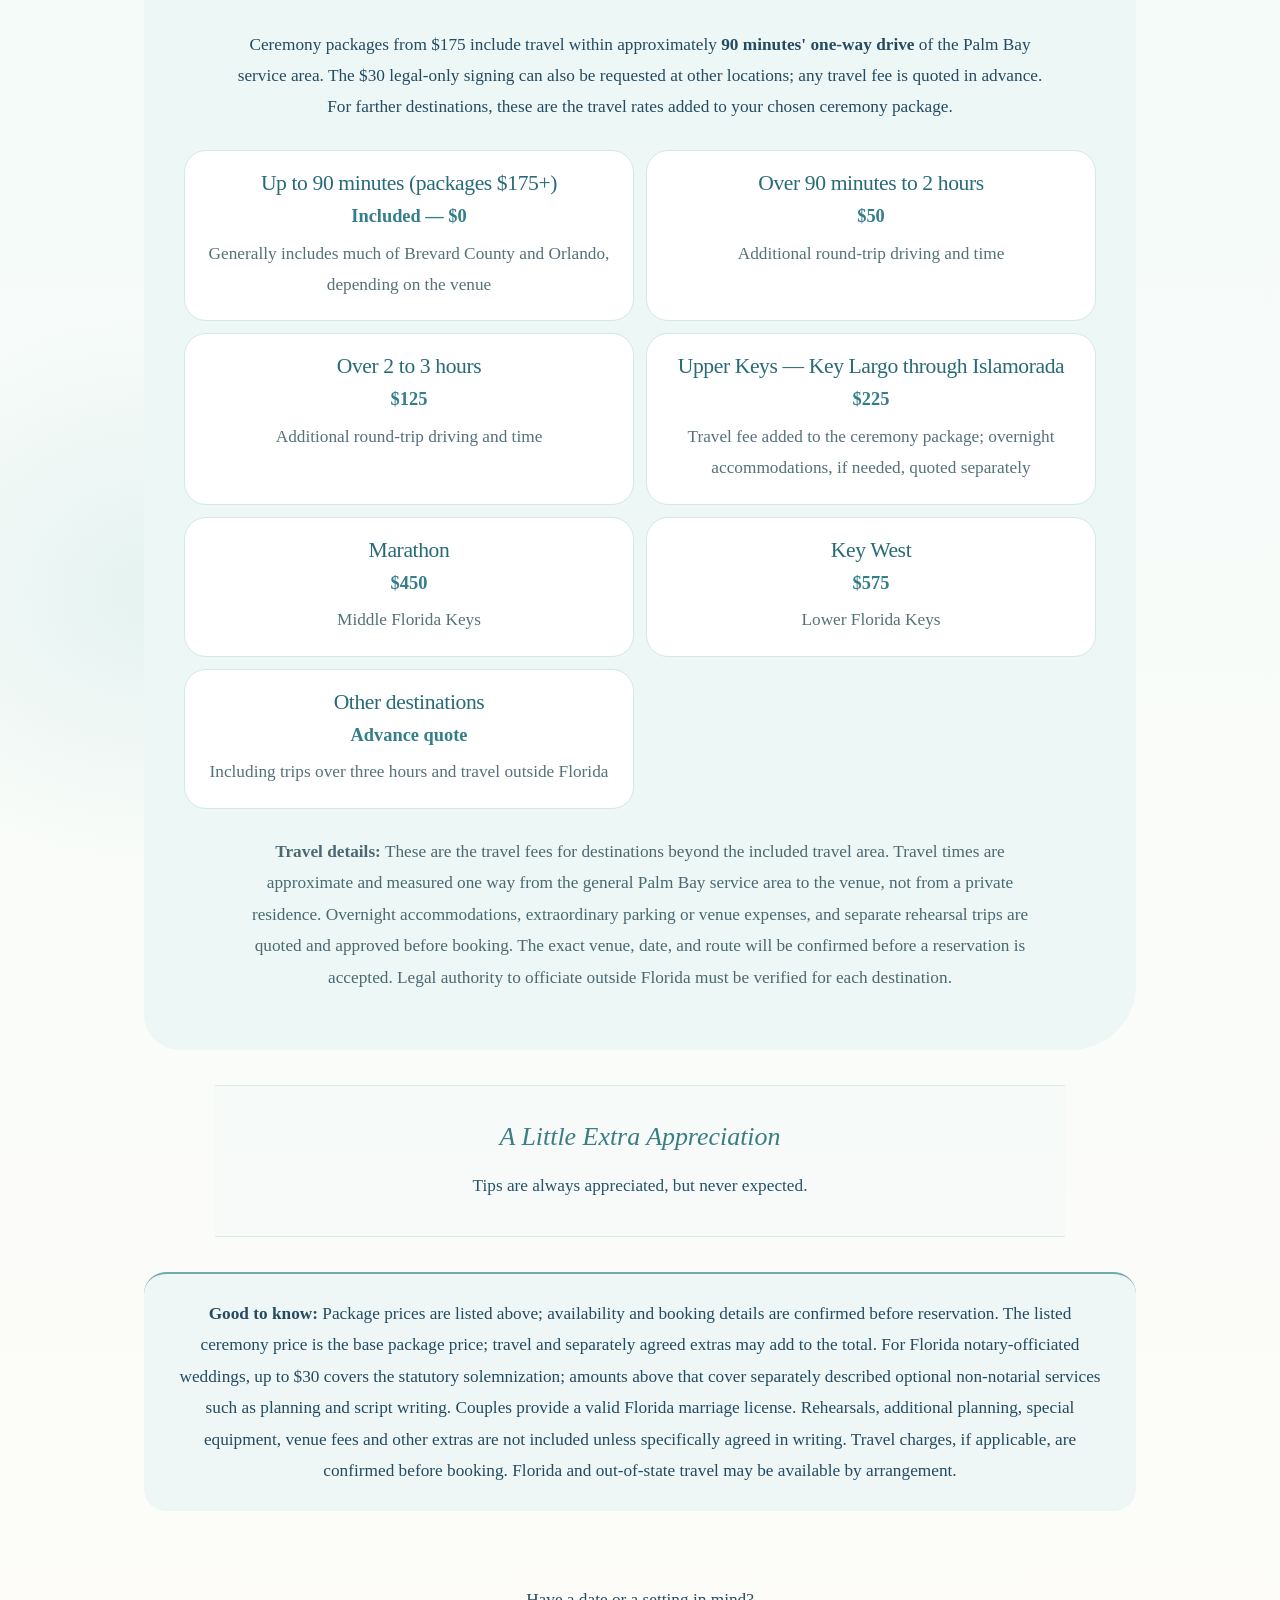
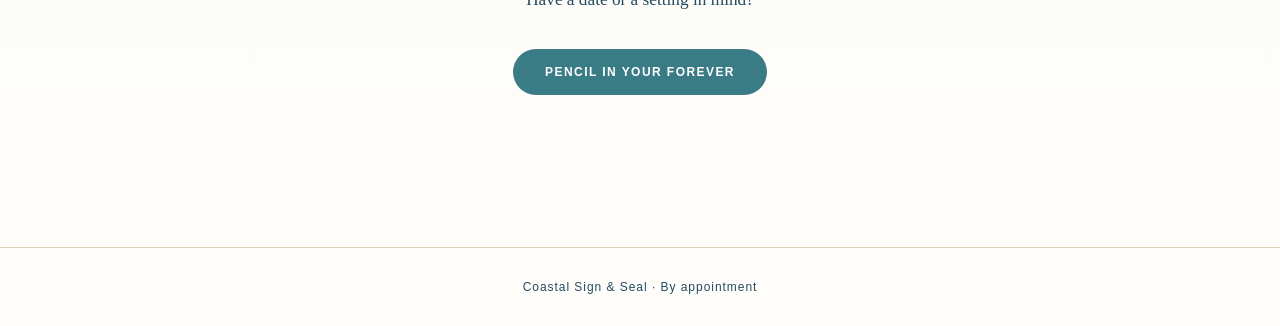
<file: weddings.html>
<!doctype html><html lang="en"><head><meta charset="utf-8"><meta name="viewport" content="width=device-width,initial-scale=1"><meta name="apple-mobile-web-app-title" content="Coastal Sign & Seal"><meta name="application-name" content="Coastal Sign & Seal"><link rel="apple-touch-icon" sizes="180x180" href="/apple-touch-icon.png"><title>Wedding Officiant | Coastal Sign & Seal</title><link rel="stylesheet" href="assets/site.css"></head><body><header class="site-header redesigned-header"><div class="header-top"><a class="service-side" href="weddings.html">Wedding Officiant</a><a class="brand" href="index.html" aria-label="Coastal Sign and Seal home"><svg class="logo-art" viewBox="0 0 230 100" role="img" aria-label="Palm trees, birds, sunrise and ocean waves"><g fill="none" stroke-linecap="round"><path d="M38 79A77 77 0 0 1 192 79" stroke="#c5a26d" stroke-width="1.2"/><path d="M88 76A30 30 0 0 1 148 76" stroke="#d3b07a" stroke-width="1.4"/><path d="M27 79Q69 72 108 79T202 79M31 85Q68 78 110 85T202 85M47 91Q85 84 125 90T190 90" stroke="#6ba5a8" stroke-width="1.5"/><path d="M88 79Q96 50 95 21M115 78Q124 47 125 10" stroke="#4f9097" stroke-width="3"/><path d="M95 22Q70 9 58 20Q80 18 95 22M95 22Q79 31 75 44Q90 30 95 22M95 22Q99 8 90 4Q94 15 95 22M95 22Q108 8 124 16Q108 17 95 22M95 22Q111 23 115 38Q103 30 95 22M125 11Q104 0 95 6Q111 7 125 11M125 11Q139 -1 157 7Q141 8 125 11M125 11Q142 17 147 30Q134 18 125 11M125 11Q119 -1 121 -4M125 11Q109 20 105 34" stroke="#4f9097" stroke-width="2"/><path d="M163 28q5 -5 10 0q5 -5 10 0M181 36q4 -4 8 0q4 -4 8 0" stroke="#315f75" stroke-width="1.4"/></g></svg><span class="brand-coastal">COASTAL</span><span class="brand-wave" aria-hidden="true"><i></i><svg viewBox="0 0 90 14"><path d="M2 8Q20 0 43 8T88 8" fill="none" stroke="#6ba5a8" stroke-width="2"/></svg><i></i></span><span class="brand-sign">SIGN &amp; SEAL</span></a><a class="service-side" href="notary.html">Notary Services</a></div><nav class="header-bottom" aria-label="Main navigation"><a href="about.html">About Me</a><svg class="nav-sea-icon" viewBox="0 0 48 42" aria-hidden="true"><g fill="none" stroke="#65979b" stroke-width="1.5" stroke-linecap="round" stroke-linejoin="round"><path d="M7 21 Q8 9 24 7 Q40 9 41 21 Q33 26 24 25 Q15 26 7 21Z"/><path d="M7 24 Q13 34 24 35 Q35 34 41 24 Q32 29 24 28 Q16 29 7 24Z"/><circle cx="24" cy="25.5" r="3" fill="#fffdf9" stroke="#65979b" stroke-width="1.2"/></g></svg><a href="offerings.html">Offerings</a><svg class="nav-sea-icon nav-sea-turtle" viewBox="-4 1 80 72" aria-hidden="true"><g transform="rotate(-35 36 36)" fill="none" stroke="#497f84" stroke-width="2.8" stroke-linecap="round" stroke-linejoin="round"><path d="M36 17 C46 17 51 26 50 39 C49 49 42 56 36 61 C30 56 23 49 22 39 C21 26 26 17 36 17Z"/><path d="M31 18 C29 14 30 8 36 7 C42 8 43 14 41 18"/><path d="M24 27 C16 20 9 19 3 22 C7 33 14 38 22 37"/><path d="M48 27 C56 20 63 19 69 22 C65 33 58 38 50 37"/><path d="M24 45 C17 45 13 50 12 57 C19 58 25 54 29 52"/><path d="M48 45 C55 45 59 50 60 57 C53 58 47 54 43 52"/><path d="M36 61 L35 64"/><path d="M36 20 L28 29 L30 42 L36 50 L42 42 L44 29Z M28 29 L22 35 M44 29 L50 35 M30 42 L25 46 M42 42 L47 46" stroke-width="1.7"/></g></svg><a href="impressions.html">Impressions</a><svg class="nav-sea-icon" viewBox="0 0 48 42" aria-hidden="true"><g fill="none" stroke="#7b9b9d" stroke-width="1.25" stroke-linecap="round" stroke-linejoin="round"><path d="M24 4C26 4 27 14 28 16C31 17 40 13 42 16C44 19 34 24 32 26C32 29 38 37 35 39C32 41 26 33 24 31C21 33 16 41 13 39C10 37 16 29 16 26C14 24 4 19 6 16C8 13 17 17 20 16C21 14 22 4 24 4Z"/><path d="M24 11L24 24M13 19L24 24M35 19L24 24M18 34L24 24M30 34L24 24"/></g></svg><a href="contact.html">Contact</a></nav></header><div class="service-sticky-action"><a href="wedding-request.html" aria-label="Plan My Ceremony — open request form"><span>Pencil In Your Forever</span><small>(Plan My Ceremony Now)</small></a></div><main class="page"><section class="service-lead"><div class="eyebrow">Your ceremony, your way</div><h1>Wedding Officiant</h1><p>From a simple exchange of vows to a celebration written around your story, there's room here for the kind of wedding that feels right to you.</p></section><section class="service-intro"><h2>Your Love, Your Way</h2><p>Barefoot in the sand, dressed to the nines, surrounded by everyone you love, or sharing a quiet moment with just the two of you. However you imagine saying “I do,” let’s make it something that feels like you.</p><p>No two love stories are quite the same, and that’s what makes them beautiful. There’s no one way to celebrate love, and there shouldn’t be.</p></section><section class="service-collection" aria-label="Ceremony options">
<article class="service-card"><h2>Tied with a Kiss</h2><div class="price">$30</div><p>A meaningful, uncomplicated way to make it official, without a planned wedding ceremony. Available at an agreed location by appointment.</p><ul><li>A short legal declaration and pronouncement</li><li>Completion and timely return of the marriage license</li><li>No custom script, extended vows, rehearsal or venue coordination</li><li>Travel to your chosen location is available; any travel charge is discussed before booking</li></ul></article>
<article class="service-card"><h2>Just Us &amp; the Ocean</h2><div class="price">$175</div><p>A relaxed, intimate ceremony for the couple, with or without a handful of guests. No beach location required.</p><ul><li>A friendly planning conversation by phone or video, with questions welcome as you prepare</li><li>A short, ready-to-personalize ceremony script with your names and preferences</li><li>Optional exchange of your own vows or rings</li><li>Legal solemnization and marriage-license return</li><li>No rehearsal or custom-written love story</li></ul></article>
<article class="service-card"><h2>Gathered by the Shore</h2><div class="price">$275</div><p>For a small celebration with family and friends, with a little more room for personal touches.</p><ul><li>A relaxed planning conversation and follow-up communication as needed</li><li>A personalized ceremony based on an existing script, including your chosen tone and details</li><li>One reading, unity moment or other simple meaningful element</li><li>Basic ceremony-flow guidance and legal solemnization</li><li>Marriage-license return; rehearsal not included</li></ul></article>
<article class="service-card"><h2>Under the Sunset Sky</h2><div class="price">$350</div><p>A thoughtfully written ceremony that reflects your relationship, whether the setting is beachside, indoors or anywhere meaningful.</p><ul><li>Personal planning conversations by phone or video, with time for your questions</li><li>A custom-written ceremony script using details you share</li><li>Up to two selected readings, traditions or simple ceremony elements</li><li>Script review and reasonable revisions together before the wedding</li><li>Basic ceremony-flow guidance, legal solemnization and license return</li></ul></article>
<article class="service-card feature"><h2>Written in the Tides</h2><div class="price">$450</div><p>Our most personal ceremony-writing experience, with extra time to shape the words and meaningful moments together.</p><ul><li>In-depth story-gathering and ongoing planning conversations</li><li>A more detailed, individually written ceremony script</li><li>Collaborative script review and revisions to make the wording feel like you</li><li>Planning for up to three readings, traditions or meaningful ceremony elements</li><li>Ceremony-flow guidance, legal solemnization and license return</li><li>Rehearsal attendance and full wedding-day coordination are not included</li></ul></article></section><section class="travel-section" aria-labelledby="travel-heading"><div class="eyebrow">A little farther down the coast</div><h2 id="travel-heading">Travel &amp; Additional Fees</h2><p>Ceremony packages from $175 include travel within approximately <strong>90 minutes' one-way drive</strong> of the Palm Bay service area. The $30 legal-only signing can also be requested at other locations; any travel fee is quoted in advance. For farther destinations, these are the travel rates added to your chosen ceremony package.</p><div class="travel-grid"><div class="travel-row"><span>Up to 90 minutes (packages $175+)</span><strong>Included — $0</strong><small>Generally includes much of Brevard County and Orlando, depending on the venue</small></div><div class="travel-row"><span>Over 90 minutes to 2 hours</span><strong>$50</strong><small>Additional round-trip driving and time</small></div><div class="travel-row"><span>Over 2 to 3 hours</span><strong>$125</strong><small>Additional round-trip driving and time</small></div><div class="travel-row"><span>Upper Keys — Key Largo through Islamorada</span><strong>$225</strong><small>Travel fee added to the ceremony package; overnight accommodations, if needed, quoted separately</small></div><div class="travel-row"><span>Marathon</span><strong>$450</strong><small>Middle Florida Keys</small></div><div class="travel-row"><span>Key West</span><strong>$575</strong><small>Lower Florida Keys</small></div><div class="travel-row"><span>Other destinations</span><strong>Advance quote</strong><small>Including trips over three hours and travel outside Florida</small></div></div><p class="travel-disclaimer"><strong>Travel details:</strong> These are the travel fees for destinations beyond the included travel area. Travel times are approximate and measured one way from the general Palm Bay service area to the venue, not from a private residence. Overnight accommodations, extraordinary parking or venue expenses, and separate rehearsal trips are quoted and approved before booking. The exact venue, date, and route will be confirmed before a reservation is accepted. Legal authority to officiate outside Florida must be verified for each destination.</p></section><section class="appreciation-note"><h2>A Little Extra Appreciation</h2><p>Tips are always appreciated, but never expected.</p></section><aside class="service-note"><strong>Good to know:</strong> Package prices are listed above; availability and booking details are confirmed before reservation. The listed ceremony price is the base package price; travel and separately agreed extras may add to the total. For Florida notary-officiated weddings, up to $30 covers the statutory solemnization; amounts above that cover separately described optional non-notarial services such as planning and script writing. Couples provide a valid Florida marriage license. Rehearsals, additional planning, special equipment, venue fees and other extras are not included unless specifically agreed in writing. Travel charges, if applicable, are confirmed before booking. Florida and out-of-state travel may be available by arrangement.</aside><div class="service-action"><p>Have a date or a setting in mind?</p><a class="button" href="wedding-request.html">Pencil In Your Forever</a></div></main><footer>Coastal Sign & Seal · By appointment</footer></body></html>
</file>
<file: assets/site.css>
:root{--ivory:#fbf8f1;--navy:#213f48;--teal:#3e7d7d;--gold:#aa8650;--sand:#e9ddc9}*{box-sizing:border-box}html{scroll-behavior:smooth}body{margin:0;background:var(--ivory);color:var(--navy);font-family:Georgia,'Times New Roman',serif}a{color:inherit}a:focus-visible,button:focus-visible{outline:3px solid var(--gold);outline-offset:4px}.site-header{background:#fcf9f3;display:grid;grid-template-columns:1fr minmax(240px,340px) 1fr;align-items:center;gap:1.4rem;padding:1rem 5%;border-bottom:1px solid #e1d6c4;position:relative;z-index:2}.site-header nav{display:flex;justify-content:space-evenly;align-items:center;gap:1rem}.site-header nav a{text-decoration:none;letter-spacing:.16em;font:11px Arial,sans-serif;text-transform:uppercase;white-space:nowrap}.site-header nav a:hover,.choice:hover{color:var(--teal)}.brand{text-align:center;text-decoration:none;display:flex;align-items:center;flex-direction:column}.brand-symbol{height:35px;width:135px;display:block}.brand-name{display:block;font-size:clamp(27px,3vw,36px);letter-spacing:.15em;text-transform:uppercase;line-height:.98;font-weight:400}.brand-name em{display:block;font-size:.43em;letter-spacing:.3em;font-style:normal;margin:8px 0 4px}.brand-subtitle{display:block;color:var(--gold);font:9px Arial,sans-serif;letter-spacing:.15em;margin-top:11px;white-space:nowrap}.brand-subtitle .turtle{font-size:14px;margin:0 7px}.hero{min-height:min(65vw,590px);height:540px;display:flex;flex-direction:column;justify-content:center;align-items:center;text-align:center;padding:5rem 1rem;position:relative;isolation:isolate;background:#c6b9a5 url('https://images.unsplash.com/photo-1507525428034-b723cf961d3e?auto=format&fit=crop&w=2000&q=85') center 52%/cover no-repeat}.hero:before{content:'';position:absolute;inset:0;background:linear-gradient(180deg,rgba(255,248,231,.12),rgba(255,249,232,.28) 35%,rgba(30,54,58,.22));z-index:-1}.hero h1{font-weight:400;font-style:italic;font-size:clamp(2.8rem,5.3vw,5.8rem);max-width:1050px;margin:0;color:#fffdf7;line-height:1.14;text-shadow:0 2px 20px rgba(19,38,44,.6);letter-spacing:-.025em}.hero .flourish{color:#f6e5b8;font-size:32px;margin-top:1.6rem;text-shadow:0 1px 6px #4a5b5b}.wave-divider{height:42px;margin-top:-40px;position:relative;z-index:1}.wave-divider svg{display:block;width:100%;height:100%}.choices{max-width:1050px;margin:auto;display:grid;grid-template-columns:1fr 1fr;align-items:center;padding:3.6rem 1rem 3.1rem}.choice{text-align:center;text-decoration:none;padding:1.4rem;display:block}.choice:first-child{border-right:1px solid #d3b993}.choice span{display:block;font-size:clamp(2.7rem,5.2vw,4.7rem);font-weight:400}.choice small{display:block;margin-top:.7rem;font:11px Arial,sans-serif;letter-spacing:.23em;color:var(--gold);text-transform:uppercase}.intro{text-align:center;padding:1rem 1.5rem 5rem;max-width:710px;margin:auto;line-height:1.9;font-size:1.17rem}.intro .eyebrow{font:11px Arial,sans-serif;text-transform:uppercase;letter-spacing:.3em;color:var(--gold)}.intro p{margin:1.2rem 0}.page{max-width:930px;margin:4rem auto 6rem;padding:0 1.5rem;line-height:1.8}.page h1{font-size:clamp(2.5rem,5vw,4.4rem);font-weight:400;line-height:1.1}.page h2{font-weight:400}.package{border-top:1px solid #d7c3a1;padding:1.5rem 0}.package h2{font-weight:400;margin-bottom:0}.price{color:#8e6b39;font-size:1.3rem}.button{display:inline-block;margin-top:1rem;border:1px solid var(--gold);padding:.8rem 1.4rem;text-decoration:none;font:12px Arial,sans-serif;letter-spacing:.12em;text-transform:uppercase}.button:hover{background:#eee5d5}footer{text-align:center;border-top:1px solid #dfd0b9;padding:2rem;font:12px Arial,sans-serif;letter-spacing:.08em}label{display:block;margin:1rem 0 .3rem}input,select,textarea{width:100%;padding:.8rem;border:1px solid #c9bba6;background:white;font:inherit}button{cursor:pointer;background:var(--navy);color:white;border:0;padding:1rem 2rem;margin-top:1rem}button:disabled{opacity:.5}[hidden]{display:none!important}@media(max-width:760px){.site-header{grid-template-columns:1fr;gap:1rem;padding:1rem}.site-header nav{justify-content:center;gap:1.2rem;flex-wrap:wrap}.site-header nav:first-child{grid-row:2}.site-header nav:last-child{grid-row:3}.brand{grid-row:1}.hero{height:420px;min-height:0;padding:3rem 1.5rem}.choices{padding:2rem .5rem}.choice{padding:.7rem}.choice span{font-size:clamp(2rem,7vw,3.4rem)}.brand-name{font-size:29px}}
/* Shared header on secondary pages (legacy markup). */
body>header:not(.site-header){background:#fcf9f3;display:grid;grid-template-columns:1fr minmax(240px,340px) 1fr;align-items:center;gap:1.4rem;padding:1rem 5%;border-bottom:1px solid #e1d6c4}body>header:not(.site-header) nav{display:flex;justify-content:space-evenly;align-items:center;gap:1rem}body>header:not(.site-header) nav a{text-decoration:none;letter-spacing:.16em;font:11px Arial,sans-serif;text-transform:uppercase;white-space:nowrap}body>header:not(.site-header) .brand{text-align:center;text-decoration:none;display:flex;flex-direction:column;align-items:center}body>header:not(.site-header) .brand strong{display:block;font-weight:400;font-size:30px;line-height:1.05;letter-spacing:.08em}body>header:not(.site-header) .brand small{display:block;color:var(--gold);font:9px Arial,sans-serif;letter-spacing:.15em;margin-top:9px}@media(max-width:760px){body>header:not(.site-header){grid-template-columns:1fr;gap:1rem;padding:1rem}body>header:not(.site-header) nav{justify-content:center;flex-wrap:wrap}body>header:not(.site-header) .brand{grid-row:1}body>header:not(.site-header) nav:first-child{grid-row:2}body>header:not(.site-header) nav:last-child{grid-row:3}}

/* Approved Coastal Sign & Seal header: same on every page. */
.site-header{display:grid!important;grid-template-columns:minmax(0,1fr) minmax(280px,380px) minmax(0,1fr)!important;align-items:center!important;gap:1rem!important;padding:8px 3% 15px!important;background:#fdfaf5!important;border-bottom:1px solid #d9c49e!important;min-height:260px}.site-header nav{display:flex!important;justify-content:space-evenly!important;align-items:center!important;gap:12px!important}.site-header nav a{font:11px Georgia,serif!important;letter-spacing:.22em!important;color:#234d65!important;text-transform:uppercase!important;text-decoration:none!important;white-space:nowrap}.site-header .brand{display:flex!important;flex-direction:column!important;align-items:center!important;justify-content:center!important;text-decoration:none!important;min-width:0!important;color:#214b63!important}.logo-art{display:block;width:190px;height:96px;overflow:visible}.brand-coastal{display:block;font:400 clamp(29px,3.2vw,44px)/1 Georgia,serif;letter-spacing:.18em;padding-left:.18em}.brand-wave{display:flex;align-items:center;justify-content:center;gap:9px;width:240px;height:21px}.brand-wave i{width:69px;height:1px;background:#c5a26d}.brand-wave svg{width:72px;height:16px}.brand-sign{display:block;font:400 clamp(23px,2.7vw,34px)/1.15 Georgia,serif;letter-spacing:.17em;padding-left:.17em}.site-header .brand-subtitle{font:9px Arial,sans-serif!important;letter-spacing:.18em!important;color:#315e78!important;margin-top:9px!important;white-space:nowrap}.brand-turtle{color:#b38d52;font-size:13px;padding:0 7px}.site-header .brand strong,.site-header .brand-symbol{display:none!important}@media(max-width:760px){.site-header{grid-template-columns:1fr!important;min-height:0!important;gap:10px!important;padding:10px 12px 18px!important}.site-header .brand{grid-row:1!important}.site-header nav:first-child{grid-row:2!important}.site-header nav:last-child{grid-row:3!important}.site-header nav{justify-content:center!important;gap:28px!important}.site-header nav a{font-size:10px!important}.logo-art{height:83px;width:165px}.brand-coastal{font-size:34px}.brand-sign{font-size:26px}}

/* Header concept: service names flank wide logo; four links beneath with sea-life separators. */
.site-header.redesigned-header{display:block!important;padding:14px 4% 18px!important;min-height:0!important;background:#fdfaf5!important}.redesigned-header .header-top{display:grid;grid-template-columns:minmax(0,1fr) minmax(300px,470px) minmax(0,1fr);align-items:center;gap:18px;max-width:1400px;margin:auto}.redesigned-header .service-side{text-decoration:none;text-align:center;text-transform:uppercase;letter-spacing:.2em;font:clamp(12px,1.3vw,17px) Georgia,serif;color:#24536b;white-space:nowrap}.redesigned-header .service-side:hover,.redesigned-header .header-bottom a:hover{color:#4f9097}.redesigned-header .logo-art{width:195px;height:92px}.redesigned-header .brand-coastal{font-size:clamp(36px,4vw,51px);letter-spacing:.21em}.redesigned-header .brand-sign{font-size:clamp(30px,3.4vw,42px);letter-spacing:.18em}.redesigned-header .brand-wave{width:300px}.redesigned-header .brand-wave i{width:100px}.redesigned-header .header-bottom{display:flex!important;align-items:center!important;justify-content:center!important;gap:clamp(12px,3.3vw,52px)!important;margin:15px auto 0;max-width:1150px;padding-top:14px;border-top:1px solid #d7c6ab}.redesigned-header .header-bottom a{font:clamp(10px,1vw,13px) Georgia,serif!important;letter-spacing:.2em!important;text-decoration:none!important;color:#24536b!important;text-transform:uppercase!important;white-space:nowrap}.redesigned-header .nav-sea-icon{width:clamp(24px,2.5vw,34px);height:32px;flex-shrink:0;display:block}@media(max-width:760px){.site-header.redesigned-header{padding:12px 10px 16px!important}.redesigned-header .header-top{grid-template-columns:1fr 1fr;gap:12px}.redesigned-header .brand{grid-column:1/-1;grid-row:1}.redesigned-header .service-side{grid-row:2;font-size:11px;letter-spacing:.12em}.redesigned-header .header-bottom{gap:clamp(5px,1.6vw,12px)!important;margin-top:14px;padding-top:13px;flex-wrap:nowrap!important}.redesigned-header .header-bottom a{font-size:clamp(8px,2.1vw,11px)!important;letter-spacing:.06em!important}.redesigned-header .nav-sea-icon{width:18px;height:20px}.redesigned-header .brand-coastal{font-size:38px}.redesigned-header .brand-sign{font-size:30px}.redesigned-header .logo-art{height:84px}}

/* Coastal refresh: pearl, ocean-blue, sea-glass and soft coral; no tan panels. */
:root{--ivory:#fffdf9;--navy:#234e66;--teal:#5b9a9e;--gold:#bba27c;--sand:#eaf5f4}body{background:#fffdf9;color:#244b61;font-family:'Trebuchet MS',Arial,sans-serif;font-weight:400}.site-header.redesigned-header{background:#fffdf9!important;border-bottom:1px solid #d8e9e8!important}.redesigned-header .header-bottom{border-color:#d8e9e8!important}.redesigned-header .brand-wave i{background:#a4c8c9}.page{max-width:1040px;margin:0 auto 5rem;padding:3rem 1.5rem;line-height:1.75}.service-lead{text-align:center;max-width:780px;margin:0 auto 3rem}.eyebrow{font:700 11px 'Trebuchet MS',Arial,sans-serif;letter-spacing:.24em;text-transform:uppercase;color:#608e94}.page .service-lead h1{font:400 clamp(3rem,6vw,5.4rem)/1.1 Georgia,serif;letter-spacing:-.035em;margin:.6rem 0 1rem;color:#25576b}.service-lead p{font-size:1.08rem;color:#506a73}.service-intro{background:linear-gradient(135deg,#e9f5f4,#f6fbfa);border-radius:38px 38px 80px 38px;padding:2rem 2.5rem;margin-bottom:2.6rem;border:1px solid #d6eae9}.service-intro h2{font:italic 400 2rem Georgia,serif;color:#2d7580;margin:.2rem 0}.service-intro p{margin:.5rem 0}.service-collection{display:grid;grid-template-columns:repeat(2,minmax(0,1fr));gap:1.5rem}.service-card{background:#fff;border:1px solid #d5e7e5;border-radius:38px 38px 62px 38px;padding:2rem 2rem 1.7rem;box-shadow:0 12px 35px rgba(40,95,106,.045)}.service-card.feature{grid-column:1/-1;background:#f2faf9}.service-card h2{font:italic 400 clamp(1.65rem,3vw,2.15rem)/1.2 Georgia,serif;margin:0 0 .35rem;color:#276b7a}.service-card .price{font:700 1.13rem 'Trebuchet MS',Arial,sans-serif;color:#ad8068;letter-spacing:.025em}.service-card p{color:#4c6771;margin:.9rem 0}.service-card ul{padding-left:1.2rem;color:#476773}.service-card li{margin:.35rem 0}.service-card li::marker{color:#70a9a7}.service-note{background:#eef7f6;border-left:3px solid #73aaa8;padding:1.2rem 1.5rem;border-radius:0 22px 22px 0;margin:2rem 0}.service-action{text-align:center;padding:1.5rem}.service-action .button{border:0;background:#397c85;color:#fff;border-radius:999px;padding:1rem 2rem;font:700 12px 'Trebuchet MS',Arial,sans-serif;letter-spacing:.12em}.service-action .button:hover{background:#235d69}.page .package{border-color:#d8e9e8}.intro{font-family:'Trebuchet MS',Arial,sans-serif}.choices .choice span{font-family:Georgia,serif;font-style:italic;color:#2c6d7c}.hero h1{font-family:Georgia,serif;font-style:italic}.redesigned-header .service-side,.redesigned-header .header-bottom a{font-family:Georgia,serif!important}@media(max-width:700px){.service-collection{grid-template-columns:1fr}.service-card.feature{grid-column:auto}.service-card{padding:1.6rem;border-radius:28px 28px 48px 28px}.service-intro{padding:1.5rem;border-radius:28px 28px 52px 28px}.page{padding:2rem 1rem}}

.travel-section{margin:3.5rem 0 2rem;padding:2.5rem;background:#edf7f6;border-radius:36px 36px 65px 36px}.travel-section h2{font:italic 400 clamp(2rem,4vw,3rem) Georgia,serif;color:#286d7a;margin:.5rem 0}.travel-section>p{max-width:820px}.travel-grid{display:grid;grid-template-columns:repeat(2,minmax(0,1fr));gap:12px;margin:1.7rem 0}.travel-row{display:flex;flex-direction:column;gap:4px;background:#fff;border:1px solid #d5e8e6;border-radius:22px;padding:1.25rem 1.4rem}.travel-row span{font:italic 400 1.35rem Georgia,serif;color:#286b78}.travel-row strong{font-size:1.15rem;color:#ad8068}.travel-row small{font-size:.86rem;line-height:1.5;color:#55717a}.travel-disclaimer{font-size:.9rem;color:#4c6872}@media(max-width:700px){.travel-grid{grid-template-columns:1fr}.travel-section{padding:1.5rem;border-radius:28px 28px 45px 28px}}

/* Wedding offerings: elegant, centered editorial body copy; preserve package headings. */
body:has(.service-collection) .page{text-align:center;font-family:Georgia,'Times New Roman',serif;font-size:1.04rem;line-height:1.82}
body:has(.service-collection) .service-lead p,
body:has(.service-collection) .service-intro p,
body:has(.service-collection) .service-card p,
body:has(.service-collection) .service-card li,
body:has(.service-collection) .travel-section p,
body:has(.service-collection) .travel-row small,
body:has(.service-collection) .service-note{font-family:Georgia,'Times New Roman',serif;font-size:1.02rem;font-weight:400;line-height:1.8;letter-spacing:.005em}
body:has(.service-collection) .service-card,
body:has(.service-collection) .service-intro,
body:has(.service-collection) .travel-section,
body:has(.service-collection) .travel-row,
body:has(.service-collection) .service-note{text-align:center}
body:has(.service-collection) .service-card ul{list-style:none;padding:0;margin:1rem auto;max-width:37rem}
body:has(.service-collection) .service-card li{padding:.32rem 0}
body:has(.service-collection) .service-card li+li{border-top:1px solid #edf4f3}
body:has(.service-collection) .service-card h2{font-style:italic}
body:has(.service-collection) .travel-section>p{margin-left:auto;margin-right:auto}
body:has(.service-collection) .service-note{border-left:0;border-top:2px solid #73aaa8;border-radius:22px;padding:1.5rem 2rem}

/* Wedding page only: airy, playful sea-glass backdrop and less formal typography. */
body:has(.service-collection){background:radial-gradient(ellipse 460px 330px at 7% 16%,rgba(180,225,226,.38),transparent 75%),radial-gradient(ellipse 540px 420px at 94% 38%,rgba(197,230,227,.52),transparent 74%),radial-gradient(ellipse 420px 360px at 12% 74%,rgba(217,237,235,.62),transparent 76%),linear-gradient(180deg,#fffdfa 0%,#f0faf9 47%,#fffdf9 100%);}
body:has(.service-collection) .page{font-family:'Trebuchet MS',Arial,sans-serif;font-size:1.04rem;line-height:1.75}
body:has(.service-collection) .service-lead p,
body:has(.service-collection) .service-intro p,
body:has(.service-collection) .service-card p,
body:has(.service-collection) .service-card li,
body:has(.service-collection) .travel-section p,
body:has(.service-collection) .travel-row small,
body:has(.service-collection) .service-note{font-family:'Trebuchet MS',Arial,sans-serif;font-size:1.02rem;line-height:1.75;letter-spacing:0}
body:has(.service-collection) .service-card h2{font-family:'Trebuchet MS',Arial,sans-serif;font-style:normal;font-weight:400;letter-spacing:-.025em;font-size:clamp(1.7rem,3vw,2.1rem);line-height:1.28;margin-bottom:.75rem}
body:has(.service-collection) .service-card h2::after{content:'';display:block;width:86px;max-width:65%;height:2px;border-radius:100%;margin:.85rem auto .25rem;background:linear-gradient(90deg,transparent,#75b5b7 22%,#75b5b7 78%,transparent)}
body:has(.service-collection) .service-card{background:rgba(255,255,255,.89);box-shadow:0 12px 38px rgba(50,116,127,.075)}
body:has(.service-collection) .service-card.feature{background:rgba(230,248,246,.94)}
body:has(.service-collection) .service-intro{background:linear-gradient(125deg,rgba(223,246,244,.96),rgba(249,253,252,.94));box-shadow:0 12px 36px rgba(53,120,125,.07)}
body:has(.service-collection) .service-intro h2{font-family:'Trebuchet MS',Arial,sans-serif;font-style:normal;font-size:clamp(1.9rem,4vw,2.5rem);letter-spacing:-.035em}
body:has(.service-collection) .service-lead h1{font-family:'Trebuchet MS',Arial,sans-serif;font-size:clamp(2.9rem,6vw,4.9rem);letter-spacing:-.045em}
body:has(.service-collection) .travel-section h2{font-family:'Trebuchet MS',Arial,sans-serif;font-style:normal}
body:has(.service-collection) .travel-row span{font-family:'Trebuchet MS',Arial,sans-serif;font-style:normal}

/* Wedding packages: unmistakable hand-drawn wave below each title, followed by sea-glass price. */
body:has(.service-collection) .service-card h2::after{
  content:""!important;display:block!important;width:146px!important;height:18px!important;max-width:85%!important;
  margin:10px auto 8px!important;border:0!important;border-radius:0!important;
  background:transparent url("data:image/svg+xml,%3Csvg xmlns='http://www.w3.org/2000/svg' viewBox='0 0 160 20'%3E%3Cpath d='M3 10 C17 1 29 19 43 10 S69 1 83 10 S109 19 123 10 S145 1 157 10' fill='none' stroke='%2375adb0' stroke-width='2.3' stroke-linecap='round'/%3E%3C/svg%3E") center/contain no-repeat!important;
}
body:has(.service-collection) .service-card .price{color:#337e89!important;font-family:'Trebuchet MS',Arial,sans-serif!important;font-size:1.25rem!important;font-weight:700!important;letter-spacing:.025em!important;margin:.1rem 0 .7rem!important}
body:has(.service-collection) .travel-row strong{color:#337e89!important}

/* Wedding typography: classic, warm book-serif rather than geometric/block lettering.
   Palatino is a standard system serif; Georgia is a reliable fallback. */
body:has(.service-collection) .page,
body:has(.service-collection) .service-lead p,
body:has(.service-collection) .service-intro p,
body:has(.service-collection) .service-card p,
body:has(.service-collection) .service-card li,
body:has(.service-collection) .travel-section p,
body:has(.service-collection) .travel-row small,
body:has(.service-collection) .service-note{
  font-family:'Palatino Linotype','Book Antiqua',Palatino,Georgia,serif!important;
  font-size:1.08rem;line-height:1.82;letter-spacing:0;font-weight:400;
}
body:has(.service-collection) .service-lead h1,
body:has(.service-collection) .service-intro h2,
body:has(.service-collection) .service-card h2,
body:has(.service-collection) .travel-section h2,
body:has(.service-collection) .travel-row span{
  font-family:'Palatino Linotype','Book Antiqua',Palatino,Georgia,serif!important;
  font-weight:400!important;letter-spacing:-.018em!important;
}
body:has(.service-collection) .service-card h2{
  font-size:clamp(1.9rem,3.1vw,2.4rem)!important;
  font-style:italic!important;line-height:1.22!important;
}
body:has(.service-collection) .service-lead h1{font-style:normal!important}
body:has(.service-collection) .service-intro h2,
body:has(.service-collection) .travel-section h2{font-style:italic!important}
body:has(.service-collection) .service-card .price{
  font-family:'Palatino Linotype','Book Antiqua',Palatino,Georgia,serif!important;
  font-weight:600!important;font-size:1.4rem!important;color:#337e89!important;
}
body:has(.service-collection) .eyebrow{font-family:'Palatino Linotype','Book Antiqua',Palatino,Georgia,serif!important;font-size:.85rem;letter-spacing:.14em}

/* Keep the featured Written in the Tides card the same white as the other packages. */
body:has(.service-collection) .service-card.feature{background:rgba(255,255,255,.89)!important}

/* Turtle has a wider, diagonal silhouette than the oyster/starfish. Size it independently. */
.redesigned-header .nav-sea-icon.nav-sea-turtle{width:44px;height:40px;flex:0 0 44px;overflow:visible}
@media(max-width:760px){.redesigned-header .nav-sea-icon.nav-sea-turtle{width:26px;height:26px;flex-basis:26px}}

/* Quiet, editorial informational notes for group appointments and gratuities. */
.appreciation-note{max-width:850px;margin:2.2rem auto;padding:1.5rem 2rem;text-align:center;border-top:1px solid #d8e9e8;border-bottom:1px solid #d8e9e8;color:#24536b;background:rgba(234,245,244,.3)}.appreciation-note h2{font-family:Palatino,'Palatino Linotype',Georgia,serif;font-weight:400;font-style:italic;color:#397e83;margin:.15rem 0 .7rem}.appreciation-note p{margin:.65rem auto;max-width:700px;line-height:1.75}.planner-gratuity{font-size:.92rem;color:#397e83;margin:1rem 0}

/* Preview: matching coastal editorial service-page titles and a gentle wave flourish. */
body:has(.service-collection) .service-lead h1{
  font-family:'Palatino Linotype','Book Antiqua',Palatino,Georgia,serif!important;
  font-weight:400!important;
  font-style:italic!important;
  font-size:clamp(3rem,6.3vw,5.25rem)!important;
  letter-spacing:-.035em!important;
  line-height:1.16!important;
  color:#285f6e;
  margin:.35rem auto .3rem;
}
body:has(.service-collection) .service-lead h1::after{
  content:'';display:block;width:172px;max-width:48%;height:22px;margin:15px auto 13px;
  background:transparent url("data:image/svg+xml,%3Csvg xmlns='http://www.w3.org/2000/svg' viewBox='0 0 172 22'%3E%3Cpath d='M5 11 C20 2 34 20 49 11 S78 2 93 11 S122 20 137 11 S156 2 167 11' fill='none' stroke='%2375adb0' stroke-width='2' stroke-linecap='round'/%3E%3C/svg%3E") center/contain no-repeat;
}
body:has(.service-collection) .service-lead p{max-width:700px;margin:0 auto 1.5rem}

/* Updated preview: upright, airy service titles while retaining the ocean wave. */
body:has(.service-collection) .service-lead h1{font-style:normal!important;letter-spacing:.015em!important;font-weight:400!important;font-size:clamp(2.9rem,6vw,5rem)!important}

/* Alternative service-page introduction: an independent coastal title panel, not a logo echo. */
body:has(.service-collection) .page{padding-top:4.6rem}
body:has(.service-collection) .service-lead{
  max-width:900px;margin:0 auto 3.5rem;padding:3.1rem 2.5rem 2.7rem;
  background:linear-gradient(135deg,rgba(234,247,245,.93),rgba(255,253,249,.96));
  border:1px solid #d5e6e3;border-radius:12px 68px 12px 68px;
  box-shadow:0 12px 32px rgba(42,93,105,.055);text-align:center;
}
body:has(.service-collection) .service-lead .eyebrow{
  font:400 11px Georgia,serif!important;letter-spacing:.25em!important;color:#8b805e;
}
body:has(.service-collection) .page .service-lead h1{
  font-family:Georgia,'Times New Roman',serif!important;font-style:normal!important;
  font-size:clamp(2.45rem,5vw,4.2rem)!important;font-weight:400!important;
  letter-spacing:-.045em!important;line-height:1.17!important;color:#25576b!important;
  margin:1.05rem auto 1rem!important;
}
body:has(.service-collection) .service-lead h1::after{
  content:''!important;display:block;width:58px;height:1px;max-width:none;
  margin:1.25rem auto 1.35rem;background:#b89b69!important;
}
body:has(.service-collection) .service-lead p{
  max-width:610px;margin:0 auto!important;font-size:1.03rem!important;line-height:1.75;
}
@media(max-width:760px){body:has(.service-collection) .page{padding-top:2.8rem}body:has(.service-collection) .service-lead{padding:2.4rem 1.3rem;border-radius:10px 42px 10px 42px}}

/* Service-title flourish: homepage outline hearts flanking the hand-drawn sea-glass wave. Keep current title typography. */
body:has(.service-collection) .service-lead h1::after{
  content:'♡'!important;display:block!important;box-sizing:border-box;
  width:226px!important;max-width:75%!important;height:26px!important;
  margin:15px auto 18px!important;border:0!important;
  font:400 24px/26px Georgia,serif!important;letter-spacing:0!important;
  color:#b38d52!important;text-align:left!important;text-indent:0!important;
  background:transparent url("data:image/svg+xml,%3Csvg xmlns='http://www.w3.org/2000/svg' viewBox='0 0 152 22'%3E%3Cpath d='M3 11 C18 2 31 20 46 11 S75 2 90 11 S119 20 134 11 S143 7 149 11' fill='none' stroke='%2375adb0' stroke-width='2.2' stroke-linecap='round'/%3E%3C/svg%3E") center center/152px 22px no-repeat!important;
  position:relative;
}
/* Right heart matches the outline heart used on the homepage. */
body:has(.service-collection) .service-lead{position:relative}
body:has(.service-collection) .service-lead h1{position:relative}
body:has(.service-collection) .service-lead h1::before{
  content:'♡';position:absolute;left:calc(50% + 93px);bottom:-44px;
  color:#b38d52;font:400 24px/26px Georgia,serif;pointer-events:none;
}

/* Corrected title ornament: one centered SVG with two complete hearts and a smooth wave. */
body:has(.service-collection) .service-lead h1::before{content:none!important;display:none!important}
body:has(.service-collection) .service-lead h1::after{
  content:''!important;display:block!important;position:static!important;
  width:232px!important;max-width:80%!important;height:34px!important;
  margin:14px auto 17px!important;padding:0!important;border:0!important;
  background:transparent url("data:image/svg+xml,%3Csvg xmlns='http://www.w3.org/2000/svg' width='232' height='34' viewBox='0 0 232 34'%3E%3Cpath d='M18 26 C14 22 6 17 6 11 C6 3 15 2 18 9 C21 2 30 3 30 11 C30 17 22 22 18 26Z' fill='none' stroke='%23b38d52' stroke-width='1.7' stroke-linejoin='round'/%3E%3Cpath d='M202 26 C198 22 190 17 190 11 C190 3 199 2 202 9 C205 2 214 3 214 11 C214 17 206 22 202 26Z' fill='none' stroke='%23b38d52' stroke-width='1.7' stroke-linejoin='round'/%3E%3Cpath d='M42 17 Q60 6 78 17 T114 17 T150 17 T186 17' fill='none' stroke='%2375adb0' stroke-width='2.2' stroke-linecap='round'/%3E%3C/svg%3E") center center/contain no-repeat!important;
}

/* Screenshot fix: eliminate stray generated hearts and render a single self-contained ornament. */
body:has(.service-collection) .service-lead h1::before{content:none!important;display:none!important}
body:has(.service-collection) .service-lead h1::after{
  content:''!important;display:block!important;position:static!important;
  width:232px!important;height:34px!important;max-width:80%!important;
  margin:14px auto 18px!important;padding:0!important;border:0!important;
  color:transparent!important;font-size:0!important;line-height:0!important;
  text-indent:0!important;letter-spacing:0!important;
  background-image:url("data:image/svg+xml,%3Csvg xmlns='http://www.w3.org/2000/svg' width='232' height='34' viewBox='0 0 232 34'%3E%3Cpath d='M18 26 C14 22 6 17 6 11 C6 3 15 2 18 9 C21 2 30 3 30 11 C30 17 22 22 18 26Z' fill='none' stroke='%23b38d52' stroke-width='1.7' stroke-linejoin='round'/%3E%3Cpath d='M214 26 C210 22 202 17 202 11 C202 3 211 2 214 9 C217 2 226 3 226 11 C226 17 218 22 214 26Z' fill='none' stroke='%23b38d52' stroke-width='1.7' stroke-linejoin='round'/%3E%3Cpath d='M42 17 Q60 6 78 17 T114 17 T150 17 T190 17' fill='none' stroke='%2375adb0' stroke-width='2.2' stroke-linecap='round'/%3E%3C/svg%3E")!important;
  background-position:center!important;background-size:232px 34px!important;
  background-repeat:no-repeat!important;background-color:transparent!important;
}

/* Impressions matches the service-page title treatment and the approved quill-story layout. */
.impressions-page{font-family:'Palatino Linotype','Book Antiqua',Palatino,Georgia,serif;color:#244b61}
.impressions-page .impressions-lead{max-width:900px;margin:0 auto 3.5rem;padding:3.1rem 2.5rem 2.7rem;background:linear-gradient(135deg,rgba(234,247,245,.93),rgba(255,253,249,.96));border:1px solid #d5e6e3;border-radius:12px 68px 12px 68px;box-shadow:0 12px 32px rgba(42,93,105,.055);text-align:center}
.impressions-page .impressions-lead .eyebrow{font:400 11px Georgia,serif;letter-spacing:.25em;color:#8b805e}
.impressions-page .impressions-lead h1{font:400 clamp(2.45rem,5vw,4.2rem)/1.17 Georgia,serif;letter-spacing:-.045em;color:#25576b;margin:1.05rem auto 1rem}
.impressions-page .impressions-lead h1::after{content:'';display:block;width:232px;max-width:80%;height:34px;margin:14px auto 18px;background:transparent url("data:image/svg+xml,%3Csvg xmlns='http://www.w3.org/2000/svg' width='232' height='34' viewBox='0 0 232 34'%3E%3Cpath d='M18 26 C14 22 6 17 6 11 C6 3 15 2 18 9 C21 2 30 3 30 11 C30 17 22 22 18 26Z' fill='none' stroke='%23b38d52' stroke-width='1.7' stroke-linejoin='round'/%3E%3Cpath d='M214 26 C210 22 202 17 202 11 C202 3 211 2 214 9 C217 2 226 3 226 11 C226 17 218 22 214 26Z' fill='none' stroke='%23b38d52' stroke-width='1.7' stroke-linejoin='round'/%3E%3Cpath d='M42 17 Q60 6 78 17 T114 17 T150 17 T190 17' fill='none' stroke='%2375adb0' stroke-width='2.2' stroke-linecap='round'/%3E%3C/svg%3E") center/contain no-repeat}
.impressions-page .impressions-lead p{max-width:610px;margin:0 auto;font-size:1.08rem;line-height:1.8;color:#506a73}
.impressions-page .impression-story{display:grid;grid-template-columns:minmax(0,1fr) minmax(0,1fr);align-items:center;gap:clamp(1.5rem,4vw,3.5rem);max-width:1000px;margin:0 auto 4rem}
.impressions-page .impression-photo-slot{min-height:390px;background:linear-gradient(140deg,#e2f0ed,#f9f6ef);border:1px solid #d5e7e5;border-radius:38px 38px 62px 38px;display:grid;place-items:center;color:#6b8990;font:italic 1.2rem Georgia,serif}
.impressions-page .impression-copy h2{font:italic 400 clamp(1.9rem,3.2vw,2.5rem) Georgia,serif;color:#286d7a;margin:0 0 1.1rem}
.impressions-page .impression-copy p{font:400 1.08rem/1.8 'Palatino Linotype','Book Antiqua',Palatino,Georgia,serif;color:#476773;margin:0 0 1.15rem}
@media(max-width:760px){.impressions-page .impressions-lead{padding:2.4rem 1.3rem;border-radius:10px 42px 10px 42px}.impressions-page .impression-story{grid-template-columns:1fr}.impressions-page .impression-photo-slot{min-height:290px}}

/* Let's Connect: coordinated service-page header and two distinct inquiry paths. */
.contact-page{text-align:center;font-family:'Palatino Linotype','Book Antiqua',Palatino,Georgia,serif;color:#244b61}
.contact-page .contact-lead{max-width:900px;margin:0 auto 2.6rem;padding:3.1rem 2.5rem 2.7rem;background:linear-gradient(135deg,rgba(234,247,245,.93),rgba(255,253,249,.96));border:1px solid #d5e6e3;border-radius:12px 68px 12px 68px;box-shadow:0 12px 32px rgba(42,93,105,.055)}
.contact-page .eyebrow{font:400 11px Georgia,serif;letter-spacing:.22em;color:#8b805e;text-transform:uppercase}
.contact-page .contact-lead h1{font:400 clamp(2.45rem,5vw,4.2rem)/1.17 Georgia,serif;letter-spacing:-.045em;color:#25576b;margin:1.05rem auto 1rem}
.contact-page .contact-lead h1::after{content:'';display:block;width:232px;max-width:80%;height:34px;margin:14px auto 18px;background:transparent url("data:image/svg+xml,%3Csvg xmlns='http://www.w3.org/2000/svg' width='232' height='34' viewBox='0 0 232 34'%3E%3Cpath d='M18 26 C14 22 6 17 6 11 C6 3 15 2 18 9 C21 2 30 3 30 11 C30 17 22 22 18 26Z' fill='none' stroke='%23b38d52' stroke-width='1.7' stroke-linejoin='round'/%3E%3Cpath d='M214 26 C210 22 202 17 202 11 C202 3 211 2 214 9 C217 2 226 3 226 11 C226 17 218 22 214 26Z' fill='none' stroke='%23b38d52' stroke-width='1.7' stroke-linejoin='round'/%3E%3Cpath d='M42 17 Q60 6 78 17 T114 17 T150 17 T190 17' fill='none' stroke='%2375adb0' stroke-width='2.2' stroke-linecap='round'/%3E%3C/svg%3E") center/contain no-repeat}
.contact-page .contact-lead p{max-width:640px;margin:0 auto;font:400 1.08rem/1.8 'Palatino Linotype',Palatino,Georgia,serif;color:#506a73}
.contact-details{max-width:760px;margin:0 auto 2.7rem;padding:1.3rem 1rem}.contact-details h2,.contact-choice h2{font:italic 400 clamp(1.9rem,3.2vw,2.5rem) Georgia,serif;color:#286d7a;margin:.25rem 0 .8rem}.contact-details p,.contact-choice p{font:400 1.08rem/1.8 'Palatino Linotype',Palatino,Georgia,serif;color:#476773}.contact-email{display:inline-block;margin:.6rem auto;font:400 clamp(1.05rem,2.3vw,1.35rem) Georgia,serif;color:#286d7a;text-underline-offset:5px;overflow-wrap:anywhere}.contact-phone-pending{font-size:.93rem!important;color:#71878c!important}.contact-choices{display:grid;grid-template-columns:repeat(2,minmax(0,1fr));gap:1.5rem;max-width:960px;margin:0 auto}.contact-choice{background:#fff;border:1px solid #d5e7e5;border-radius:38px 38px 62px 38px;padding:2rem 1.7rem;box-shadow:0 12px 35px rgba(40,95,106,.045)}.contact-choice .button{border:0;background:#397c85;color:white;border-radius:999px;padding:1rem 1.5rem;font:700 12px 'Trebuchet MS',Arial,sans-serif;letter-spacing:.08em}.contact-choice .button:hover{background:#235d69}.contact-fineprint{max-width:760px;margin:2rem auto;color:#61777d;font-size:.9rem}@media(max-width:760px){.contact-page .contact-lead{padding:2.4rem 1.3rem;border-radius:10px 42px 10px 42px}.contact-choices{grid-template-columns:1fr}.contact-choice{padding:1.7rem}}

/* About Me: centered, welcoming coastal typography and softly rounded content bubble. */
.about-page{text-align:center;color:#244b61;font-family:'Palatino Linotype','Book Antiqua',Palatino,Georgia,serif}
.about-page .about-lead{max-width:900px;margin:0 auto 2.3rem;padding:3.1rem 2.5rem 2.7rem;background:linear-gradient(135deg,rgba(234,247,245,.93),rgba(255,253,249,.96));border:1px solid #d5e6e3;border-radius:12px 68px 12px 68px;box-shadow:0 12px 32px rgba(42,93,105,.055)}
.about-page .about-lead .eyebrow{font:400 11px Georgia,serif;letter-spacing:.22em;color:#8b805e}
.about-page .about-lead h1{font:400 clamp(2.45rem,5vw,4.2rem)/1.17 Georgia,serif;letter-spacing:-.045em;color:#25576b;margin:1.05rem auto 1rem}
.about-page .about-lead h1::after{content:'';display:block;width:232px;max-width:80%;height:34px;margin:14px auto 18px;background:transparent url("data:image/svg+xml,%3Csvg xmlns='http://www.w3.org/2000/svg' width='232' height='34' viewBox='0 0 232 34'%3E%3Cpath d='M18 26 C14 22 6 17 6 11 C6 3 15 2 18 9 C21 2 30 3 30 11 C30 17 22 22 18 26Z' fill='none' stroke='%23b38d52' stroke-width='1.7' stroke-linejoin='round'/%3E%3Cpath d='M214 26 C210 22 202 17 202 11 C202 3 211 2 214 9 C217 2 226 3 226 11 C226 17 218 22 214 26Z' fill='none' stroke='%23b38d52' stroke-width='1.7' stroke-linejoin='round'/%3E%3Cpath d='M42 17 Q60 6 78 17 T114 17 T150 17 T190 17' fill='none' stroke='%2375adb0' stroke-width='2.2' stroke-linecap='round'/%3E%3C/svg%3E") center/contain no-repeat}
.about-page .about-lead p{font:400 1.1rem/1.7 'Palatino Linotype',Palatino,Georgia,serif;color:#506a73;margin:0}
.about-page .about-bubble{max-width:900px;margin:0 auto 4rem;padding:clamp(2rem,5vw,4rem);background:linear-gradient(140deg,#fff,#f1faf8);border:1px solid #d5e7e5;border-radius:38px 38px 70px 38px;box-shadow:0 12px 35px rgba(40,95,106,.055)}
.about-page .about-bubble p{font:400 clamp(1.05rem,1.7vw,1.15rem)/1.9 'Palatino Linotype','Book Antiqua',Palatino,Georgia,serif;max-width:720px;margin:0 auto 1.45rem;color:#476773}
.about-page .about-bubble p:last-child{margin-bottom:0}
@media(max-width:760px){.about-page .about-lead{padding:2.4rem 1.3rem;border-radius:10px 42px 10px 42px}.about-page .about-bubble{padding:2rem 1.3rem;border-radius:28px 28px 48px 28px}}

/* Consistent centered Palatino typography matching the approved wedding package cards. */
.impressions-page,.about-page,.contact-page{font-family:'Palatino Linotype','Book Antiqua',Palatino,Georgia,serif!important;text-align:center}
.impressions-page .impressions-lead h1,.about-page .about-lead h1,.contact-page .contact-lead h1{font-family:'Palatino Linotype','Book Antiqua',Palatino,Georgia,serif!important;text-align:center}
.impressions-page .impressions-lead p,.impressions-page .impression-copy h2,.impressions-page .impression-copy p,.about-page .about-lead p,.about-page .about-bubble p,.contact-page .contact-lead p,.contact-page .contact-details h2,.contact-page .contact-details p,.contact-page .contact-choice h2,.contact-page .contact-choice p{font-family:'Palatino Linotype','Book Antiqua',Palatino,Georgia,serif!important;text-align:center!important}
.impressions-page .impression-story{grid-template-columns:minmax(0,1fr);max-width:820px;gap:1.7rem;text-align:center}
.impressions-page .impression-photo-slot{width:min(100%,610px);min-height:360px;margin:0 auto}
.impressions-page .impression-copy{width:100%;max-width:760px;margin:0 auto;text-align:center}
.impressions-page .impression-copy h2{font-size:clamp(2rem,3.5vw,2.6rem);font-style:italic}
.impressions-page .impression-copy p{font-size:1.13rem;line-height:1.85;max-width:720px;margin:0 auto 1.2rem}
@media(max-width:760px){.impressions-page .impression-photo-slot{min-height:270px}}

/* General inquiries match the existing centered contact cards. */
.contact-general{max-width:760px;margin:3rem auto 1rem;padding:2.2rem;background:linear-gradient(135deg,#eff9f7,#fffdf9);border:1px solid #d5e7e5;border-radius:38px 38px 62px 38px;text-align:center}.contact-general h2{font:italic 400 2.2rem 'Palatino Linotype',Palatino,Georgia,serif;color:#286d7a}.contact-general p{font:1.08rem/1.8 'Palatino Linotype',Palatino,Georgia,serif}.contact-general form{max-width:560px;margin:auto;display:flex;flex-direction:column;gap:.65rem}.contact-general label{font:1rem 'Palatino Linotype',Palatino,Georgia,serif;color:#476773}.contact-general input,.contact-general textarea{width:100%;box-sizing:border-box;padding:.8rem 1rem;border:1px solid #c8dedb;border-radius:12px;background:white;color:#244b61;font:1rem Georgia,serif}.contact-general button{align-self:center;margin-top:.7rem;cursor:pointer;border:0;background:#397c85;color:#fff;border-radius:999px;padding:1rem 2rem;font:700 12px 'Trebuchet MS',Arial,sans-serif;letter-spacing:.08em}@media(max-width:760px){.contact-general{padding:1.5rem}}

/* Wedding request: match the centered Palatino package cards and sea-glass bubbles. */
.wedding-request-page{text-align:center;font-family:'Palatino Linotype','Book Antiqua',Palatino,Georgia,serif;color:#244b61}
.wedding-request-page .wedding-request-lead{max-width:900px;margin:0 auto 2.5rem;padding:3rem 2rem 2.6rem;background:linear-gradient(135deg,#eaf7f5,#fffdf9);border:1px solid #d5e6e3;border-radius:12px 68px 12px 68px;box-shadow:0 12px 32px rgba(42,93,105,.055)}
.wedding-request-page .wedding-request-lead .eyebrow{font:400 11px Georgia,serif;letter-spacing:.22em;text-transform:uppercase;color:#8b805e}
.wedding-request-page .wedding-request-lead h1{font:400 clamp(2.35rem,5vw,4.1rem)/1.17 'Palatino Linotype',Palatino,Georgia,serif;color:#25576b;letter-spacing:-.035em;margin:1rem auto}
.wedding-request-page .wedding-request-lead h1::after{content:'';display:block;width:232px;max-width:80%;height:34px;margin:14px auto 18px;background:transparent url("data:image/svg+xml,%3Csvg xmlns='http://www.w3.org/2000/svg' width='232' height='34' viewBox='0 0 232 34'%3E%3Cpath d='M18 26 C14 22 6 17 6 11 C6 3 15 2 18 9 C21 2 30 3 30 11 C30 17 22 22 18 26Z' fill='none' stroke='%23b38d52' stroke-width='1.7' stroke-linejoin='round'/%3E%3Cpath d='M214 26 C210 22 202 17 202 11 C202 3 211 2 214 9 C217 2 226 3 226 11 C226 17 218 22 214 26Z' fill='none' stroke='%23b38d52' stroke-width='1.7' stroke-linejoin='round'/%3E%3Cpath d='M42 17 Q60 6 78 17 T114 17 T150 17 T190 17' fill='none' stroke='%2375adb0' stroke-width='2.2' stroke-linecap='round'/%3E%3C/svg%3E") center/contain no-repeat}
.wedding-request-page .wedding-request-lead p{font:1.1rem/1.8 'Palatino Linotype',Palatino,Georgia,serif;color:#506a73;margin:auto;max-width:620px}
.wedding-request-page #request{display:flex;flex-direction:column;align-items:stretch;gap:.65rem;max-width:740px;margin:0 auto 1.5rem;padding:clamp(1.5rem,4vw,3.4rem);background:linear-gradient(145deg,#fff,#f1faf8);border:1px solid #d5e7e5;border-radius:38px 38px 70px 38px;box-shadow:0 12px 35px rgba(40,95,106,.055);box-sizing:border-box}
.wedding-request-page #request label{display:block;text-align:center;font:italic 400 clamp(1.17rem,2.4vw,1.43rem)/1.45 'Palatino Linotype','Book Antiqua',Palatino,Georgia,serif;color:#286d7a;margin:1.05rem auto .15rem}
.wedding-request-page #request input,.wedding-request-page #request select,.wedding-request-page #request textarea{display:block;width:100%;max-width:100%;box-sizing:border-box;border:1px solid #c8dedb;border-radius:22px;padding:.95rem 1.15rem;background:#fffdfb;color:#244b61;font:400 1.07rem/1.4 'Palatino Linotype','Book Antiqua',Palatino,Georgia,serif;box-shadow:0 3px 12px rgba(40,95,106,.035)}
.wedding-request-page #request textarea{border-radius:24px;min-height:135px;resize:vertical}
.wedding-request-page #request input:focus,.wedding-request-page #request select:focus,.wedding-request-page #request textarea:focus{outline:2px solid #75adb0;outline-offset:2px}
.wedding-request-page #request button[type=submit]{align-self:center;margin:1.5rem auto .3rem;padding:1rem 2.2rem;border:0;border-radius:999px;background:#397c85;color:white;font:600 1.1rem 'Palatino Linotype',Palatino,Georgia,serif;cursor:pointer}
.wedding-request-page #request button[type=submit]:hover{background:#235d69}
.wedding-request-page .planner-gratuity,.wedding-request-page .wedding-request-note{max-width:700px;margin:1rem auto 2rem;font:400 .98rem/1.7 'Palatino Linotype',Palatino,Georgia,serif;color:#61777d;text-align:center}
@media(max-width:760px){.wedding-request-page .wedding-request-lead{padding:2.3rem 1.3rem;border-radius:10px 42px 10px 42px}.wedding-request-page #request{border-radius:28px 28px 48px 28px}}

/* Easy-to-find request buttons immediately below the wedding and notary page introductions. */
.service-early-action{max-width:780px;margin:1.25rem auto 2.75rem;padding:1.7rem 1.2rem;text-align:center;background:linear-gradient(135deg,#eff9f7,#fffdf9);border:1px solid #d5e7e5;border-radius:36px 36px 58px 36px;box-shadow:0 10px 28px rgba(40,95,106,.06)}
.service-early-action .button{display:inline-flex;align-items:center;justify-content:center;min-height:54px;min-width:min(100%,300px);box-sizing:border-box;padding:1rem 2rem;border-radius:999px;border:0;background:#397c85;color:white;font:600 clamp(1.08rem,2vw,1.3rem) 'Palatino Linotype','Book Antiqua',Palatino,Georgia,serif;text-align:center;text-decoration:none;box-shadow:0 7px 17px rgba(35,93,105,.17);transition:background .15s ease,transform .15s ease}
.service-early-action .button:hover,.service-early-action .button:focus-visible{background:#235d69;transform:translateY(-2px)}
.service-early-action p{margin:.8rem auto 0;color:#526f76;font:italic 1.06rem/1.5 'Palatino Linotype','Book Antiqua',Palatino,Georgia,serif}
@media(max-width:600px){.service-early-action{margin:1rem auto 2rem;padding:1.4rem 1rem}.service-early-action .button{width:100%;min-width:0}}

/* Gentle conditional wedding travel notice, only shown when a travel range is chosen. */
.wedding-request-page #wedding-travel-notice:not([hidden]){display:block;max-width:600px;margin:.65rem auto .5rem;padding:1rem 1.35rem;border-radius:24px 24px 36px 24px;background:#eaf7f5;border:1px solid #c6e3df;color:#286d7a;font:italic 1.08rem/1.65 'Palatino Linotype','Book Antiqua',Palatino,Georgia,serif;text-align:center}

/* Persistent, unobtrusive request action on service pages: starts below the header. */
.service-sticky-action{position:sticky;top:12px;z-index:30;display:flex;justify-content:flex-end;pointer-events:none;margin:-2.6rem 0 .5rem}
.service-sticky-action a{pointer-events:auto;display:inline-flex;align-items:center;justify-content:center;min-height:48px;padding:.75rem 1.45rem;border:1px solid #c5e0dc;border-radius:999px;background:#397c85;color:#fff;text-decoration:none;box-shadow:0 7px 22px rgba(24,73,83,.2);font:600 1.06rem 'Palatino Linotype','Book Antiqua',Palatino,Georgia,serif;white-space:nowrap}
.service-sticky-action a:hover,.service-sticky-action a:focus-visible{background:#235d69}
@media(max-width:600px){.service-sticky-action{top:8px;margin:-2.8rem 0 .7rem}.service-sticky-action a{font-size:.96rem;min-height:44px;padding:.55rem 1rem}}

/* Keep floating booking control outside the centered reading column. */
@media(min-width:1250px){
 .service-sticky-action{width:max-content;margin:-2.6rem 0 .5rem auto;transform:translateX(calc((100vw - min(930px, 100vw - 3rem))/2 - 100% - 18px));}
}
@media(min-width:761px) and (max-width:1249px){
 .service-sticky-action{justify-content:flex-end;margin:-2.6rem -1rem .5rem 0}
 .service-sticky-action a{font-size:.94rem;padding:.65rem 1rem}
}

/* Booking bar: occupies its own full-width row, so it cannot sit over page copy. */
.service-sticky-action{position:sticky!important;top:0!important;z-index:40!important;width:100%!important;transform:none!important;margin:0 0 1.4rem!important;padding:.65rem .8rem!important;min-height:66px;display:flex!important;align-items:center!important;justify-content:flex-end!important;background:#fbf8f1!important;border-bottom:1px solid #d5e7e5;box-shadow:0 4px 12px rgba(40,95,106,.06);pointer-events:auto!important}
.service-sticky-action a{margin:0!important;flex-shrink:0}
@media(max-width:600px){.service-sticky-action{min-height:58px;padding:.45rem .5rem!important;margin-bottom:1rem!important}}

/* Final booking-control positioning: wide screens use the empty right gutter, not the text column. */
@media(min-width:1400px){
 .page .service-sticky-action{position:fixed!important;top:100px!important;right:18px!important;left:auto!important;width:220px!important;min-height:0!important;margin:0!important;padding:0!important;transform:none!important;display:flex!important;justify-content:center!important;background:transparent!important;border:0!important;box-shadow:none!important;z-index:50!important}
 .page .service-sticky-action a{max-width:100%;font-size:1rem!important;padding:.8rem 1.1rem!important}
}
@media(max-width:1399px){
 .page .service-sticky-action{position:sticky!important;top:0!important;left:auto!important;right:auto!important;display:flex!important;justify-content:flex-end!important;min-height:66px!important;margin:0 0 1.5rem!important;padding:.5rem 1rem!important;background:#fbf8f1!important;border:1px solid #d5e7e5!important;border-radius:16px!important;box-shadow:0 3px 10px rgba(40,95,106,.06)!important;transform:none!important}
}

/* Booking control is a sibling AFTER the header, never inside or over the header. */
body > .service-sticky-action{position:sticky!important;top:0!important;right:auto!important;left:auto!important;z-index:45!important;display:flex!important;justify-content:flex-end!important;align-items:center!important;width:100%!important;min-height:64px!important;margin:0!important;padding:8px clamp(16px,4vw,56px)!important;transform:none!important;background:#fdfaf5!important;border:0!important;border-bottom:1px solid #d5e7e5!important;border-radius:0!important;box-shadow:0 3px 12px rgba(40,95,106,.05)!important;pointer-events:auto!important}
body > .service-sticky-action a{display:inline-flex;align-items:center;justify-content:center;min-height:44px;padding:.6rem 1.35rem!important;font:600 1.05rem 'Palatino Linotype',Palatino,Georgia,serif!important;color:white;background:#397c85;border-radius:999px;box-shadow:0 5px 14px rgba(24,73,83,.14);white-space:nowrap}
body > .service-sticky-action + .page{margin-top:2.5rem}
@media(max-width:600px){body > .service-sticky-action{min-height:56px!important;padding:6px 14px!important}body > .service-sticky-action a{font-size:.95rem!important;min-height:42px;padding:.55rem 1rem!important}}

/* Notary request: friendly preparation reminder shown only after successful submission. */
.notary-confirmation{width:min(92vw,590px);max-height:85vh;overflow:auto;box-sizing:border-box;padding:clamp(1.4rem,4vw,2.6rem);border:1px solid #c8dedb;border-radius:30px;background:linear-gradient(145deg,#fffdf9,#eaf7f5);box-shadow:0 18px 65px rgba(22,61,72,.23);color:#244b61;font:1.07rem/1.65 'Palatino Linotype','Book Antiqua',Palatino,Georgia,serif;text-align:center}
.notary-confirmation::backdrop{background:rgba(21,51,60,.55)}
.notary-confirmation h2{font:italic 400 clamp(1.8rem,4vw,2.5rem) 'Palatino Linotype',Palatino,Georgia,serif;color:#286d7a;margin:.2rem 0 1rem}
.notary-confirmation h3{font:italic 400 1.45rem 'Palatino Linotype',Palatino,Georgia,serif;color:#286d7a;margin:1.2rem 0}
.notary-confirmation ul{text-align:left;padding-left:1.3rem;margin:1rem auto;max-width:490px}
.notary-confirmation li{margin:.65rem 0}
.notary-confirmation button{border:0;border-radius:999px;background:#397c85;color:white;font:600 1.12rem 'Palatino Linotype',Palatino,Georgia,serif;padding:.8rem 2rem}

/* Keep the original playful booking names, with a clear smaller action below. */
body > .service-sticky-action a{flex-direction:column!important;gap:1px!important;line-height:1.25!important;text-align:center!important;white-space:normal!important;min-height:54px!important}
body > .service-sticky-action a span{display:block;font-size:1.02rem;font-weight:600}
body > .service-sticky-action a small{display:block;font-size:.76rem;font-weight:400;letter-spacing:.015em;opacity:.94}
@media(max-width:600px){body > .service-sticky-action a span{font-size:.94rem}body > .service-sticky-action a small{font-size:.7rem}}

/* Force two distinct lines in the sticky service action (desktop and mobile). */
html body > div.service-sticky-action > a{display:flex!important;flex-direction:column!important;align-items:center!important;justify-content:center!important;gap:4px!important;line-height:1.2!important;white-space:normal!important;min-height:66px!important;padding:9px 22px!important}
html body > div.service-sticky-action > a > span{display:block!important;width:100%!important;text-align:center!important;font:600 1.08rem/1.2 'Palatino Linotype',Palatino,Georgia,serif!important;white-space:nowrap!important}
html body > div.service-sticky-action > a > small{display:block!important;width:100%!important;text-align:center!important;font:400 .79rem/1.2 'Palatino Linotype',Palatino,Georgia,serif!important;white-space:nowrap!important}

/* Offerings: two equal, fully clickable coastal service cards. */
.offerings-page{max-width:1080px;text-align:center;font-family:'Palatino Linotype','Book Antiqua',Palatino,Georgia,serif}
.offerings-lead{max-width:920px;margin:0 auto 2.8rem;padding:3rem 2rem;background:linear-gradient(135deg,#eaf7f5,#fffdf9);border:1px solid #d5e6e3;border-radius:12px 68px 12px 68px;box-shadow:0 12px 32px rgba(42,93,105,.055)}
.offerings-lead .eyebrow{font:400 11px Georgia,serif;letter-spacing:.19em;text-transform:uppercase;color:#8b805e}
.offerings-lead h1{font:400 clamp(2.6rem,5vw,4.2rem)/1.2 'Palatino Linotype',Palatino,Georgia,serif;color:#25576b;margin:.9rem 0}
.offerings-lead h1::after{content:'';display:block;width:125px;height:15px;margin:.8rem auto;background:transparent url("data:image/svg+xml,%3Csvg xmlns='http://www.w3.org/2000/svg' viewBox='0 0 125 15'%3E%3Cpath d='M2 8Q18 0 33 8T63 8T93 8T123 8' fill='none' stroke='%2375adb0' stroke-width='2'/%3E%3C/svg%3E") center/contain no-repeat}
.offerings-lead p{max-width:700px;margin:0 auto;font:1.12rem/1.8 'Palatino Linotype',Palatino,Georgia,serif;color:#506a73}
.offerings-choices{display:grid;grid-template-columns:repeat(2,minmax(0,1fr));gap:1.6rem;margin:0 auto 3rem}
.offerings-choice{display:flex;flex-direction:column;align-items:center;justify-content:center;min-height:345px;padding:2.3rem 1.7rem;border:1px solid #d5e7e5;border-radius:38px 38px 62px 38px;background:linear-gradient(145deg,#fff,#f1faf8);box-shadow:0 12px 35px rgba(40,95,106,.055);color:#244b61;text-decoration:none;transition:transform .18s ease,box-shadow .18s ease}
.offerings-choice:hover,.offerings-choice:focus-visible{transform:translateY(-5px);box-shadow:0 17px 35px rgba(40,95,106,.14)}
.offerings-choice-icon{font:400 3rem Georgia,serif;color:#b38d52;line-height:1}
.offerings-choice h2{font:italic 400 clamp(1.9rem,3vw,2.7rem)/1.2 'Palatino Linotype',Palatino,Georgia,serif;color:#286d7a;margin:1rem 0}
.offerings-choice p{font:1.12rem/1.8 'Palatino Linotype',Palatino,Georgia,serif;max-width:390px;margin:0 auto 1.4rem;color:#476773}
.offerings-choice-link{display:inline-block;background:#397c85;color:#fff;border-radius:999px;padding:.85rem 1.45rem;font:600 1rem 'Palatino Linotype',Palatino,Georgia,serif}
@media(max-width:700px){.offerings-choices{grid-template-columns:1fr}.offerings-choice{min-height:280px}.offerings-lead{padding:2.3rem 1.3rem;border-radius:10px 42px 10px 42px}}

/* Uploaded authentic first-wedding photo on Impressions. */
.impression-photo-slot{overflow:hidden}
.impression-photo-slot img{display:block;width:100%;height:auto;max-height:620px;object-fit:contain;border-radius:inherit}

/* Impressions: center the photograph itself, with rounded photo corners and no surrounding frame. */
.impression-story .impression-photo-slot{display:flex;align-items:center;justify-content:center;width:100%;max-width:610px;min-height:0;margin:0 auto;padding:0;border:0;background:none;box-shadow:none;border-radius:0;overflow:visible}
.impression-story .impression-photo-slot img{display:block;width:auto;max-width:100%;height:auto;max-height:650px;margin:0 auto;border-radius:28px;object-fit:contain;box-shadow:none}
</file>
